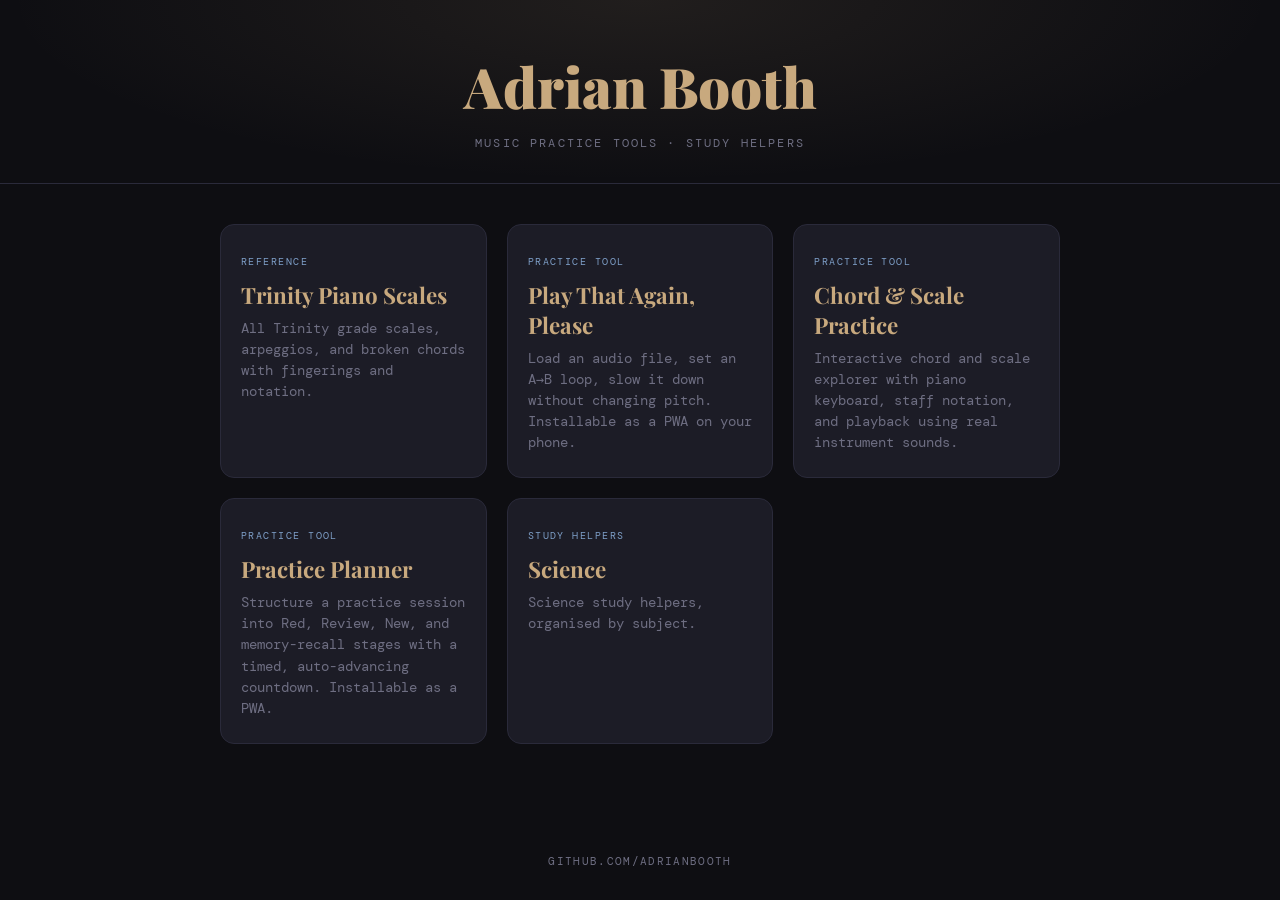
<file: index.html>
<!doctype html>
<html lang="en">
  <head>
    <meta charset="UTF-8" />
    <meta name="viewport" content="width=device-width, initial-scale=1.0" />
    <title>Adrian Booth</title>
    <link
      href="https://fonts.googleapis.com/css2?family=Playfair+Display:wght@400;700;900&family=DM+Mono:wght@300;400;500&display=swap"
      rel="stylesheet"
    />
    <style>
      :root {
        --bg: #0e0e12;
        --surface: #16161e;
        --card: #1c1c26;
        --border: #2a2a3a;
        --accent: #c8a97e;
        --accent2: #7e9fc8;
        --text: #e8e6e0;
        --muted: #6e6e82;
      }
      * {
        box-sizing: border-box;
        margin: 0;
        padding: 0;
      }
      body {
        background: var(--bg);
        color: var(--text);
        font-family: 'DM Mono', monospace;
        min-height: 100vh;
        display: flex;
        flex-direction: column;
      }
      header {
        text-align: center;
        padding: 3rem 1rem 2rem;
        border-bottom: 1px solid var(--border);
        background: radial-gradient(
          ellipse at 50% 0%,
          rgba(200, 169, 126, 0.1) 0%,
          transparent 70%
        );
      }
      h1 {
        font-family: 'Playfair Display', serif;
        font-size: clamp(2rem, 5vw, 3.5rem);
        font-weight: 900;
        color: var(--accent);
      }
      header p {
        margin-top: 0.75rem;
        color: var(--muted);
        font-size: 0.75rem;
        letter-spacing: 0.18em;
        text-transform: uppercase;
      }
      main {
        flex: 1;
        max-width: 880px;
        width: 100%;
        margin: 0 auto;
        padding: 2.5rem 1.25rem;
        display: grid;
        grid-template-columns: repeat(auto-fit, minmax(260px, 1fr));
        gap: 1.25rem;
        align-content: start;
      }
      a.card {
        display: block;
        background: var(--card);
        border: 1px solid var(--border);
        border-radius: 14px;
        padding: 1.5rem 1.25rem;
        color: var(--text);
        text-decoration: none;
        transition: transform 0.15s ease, border-color 0.15s ease, background 0.15s ease;
      }
      a.card:hover,
      a.card:focus-visible {
        transform: translateY(-2px);
        border-color: var(--accent);
        background: var(--surface);
        outline: none;
      }
      a.card h2 {
        font-family: 'Playfair Display', serif;
        font-size: 1.4rem;
        font-weight: 700;
        margin-bottom: 0.5rem;
        color: var(--accent);
      }
      a.card .tag {
        display: inline-block;
        margin-bottom: 0.75rem;
        font-size: 0.65rem;
        letter-spacing: 0.14em;
        text-transform: uppercase;
        color: var(--accent2);
      }
      a.card p {
        color: var(--muted);
        font-size: 0.85rem;
        line-height: 1.55;
      }
      footer {
        text-align: center;
        padding: 1.5rem 1rem 2rem;
        color: var(--muted);
        font-size: 0.7rem;
        letter-spacing: 0.12em;
        text-transform: uppercase;
      }
    </style>
  </head>
  <body>
    <!-- redeploy trigger: retry stuck Pages build -->
    <header>
      <h1>Adrian Booth</h1>
      <p>Music practice tools &middot; Study helpers</p>
    </header>
    <main>
      <a class="card" href="./scales/">
        <span class="tag">Reference</span>
        <h2>Trinity Piano Scales</h2>
        <p>All Trinity grade scales, arpeggios, and broken chords with fingerings and notation.</p>
      </a>
      <a class="card" href="./play-that-again-please/">
        <span class="tag">Practice tool</span>
        <h2>Play That Again, Please</h2>
        <p>Load an audio file, set an A→B loop, slow it down without changing pitch. Installable as a PWA on your phone.</p>
      </a>
      <a class="card" href="./chord-practice/">
        <span class="tag">Practice tool</span>
        <h2>Chord &amp; Scale Practice</h2>
        <p>Interactive chord and scale explorer with piano keyboard, staff notation, and playback using real instrument sounds.</p>
      </a>
      <a class="card" href="./practice-planner/">
        <span class="tag">Practice tool</span>
        <h2>Practice Planner</h2>
        <p>Structure a practice session into Red, Review, New, and memory-recall stages with a timed, auto-advancing countdown. Installable as a PWA.</p>
      </a>
      <a class="card" href="./science/">
        <span class="tag">Study helpers</span>
        <h2>Science</h2>
        <p>Science study helpers, organised by subject.</p>
      </a>
    </main>
    <footer>github.com/adrianbooth</footer>
  </body>
</html>
</file>
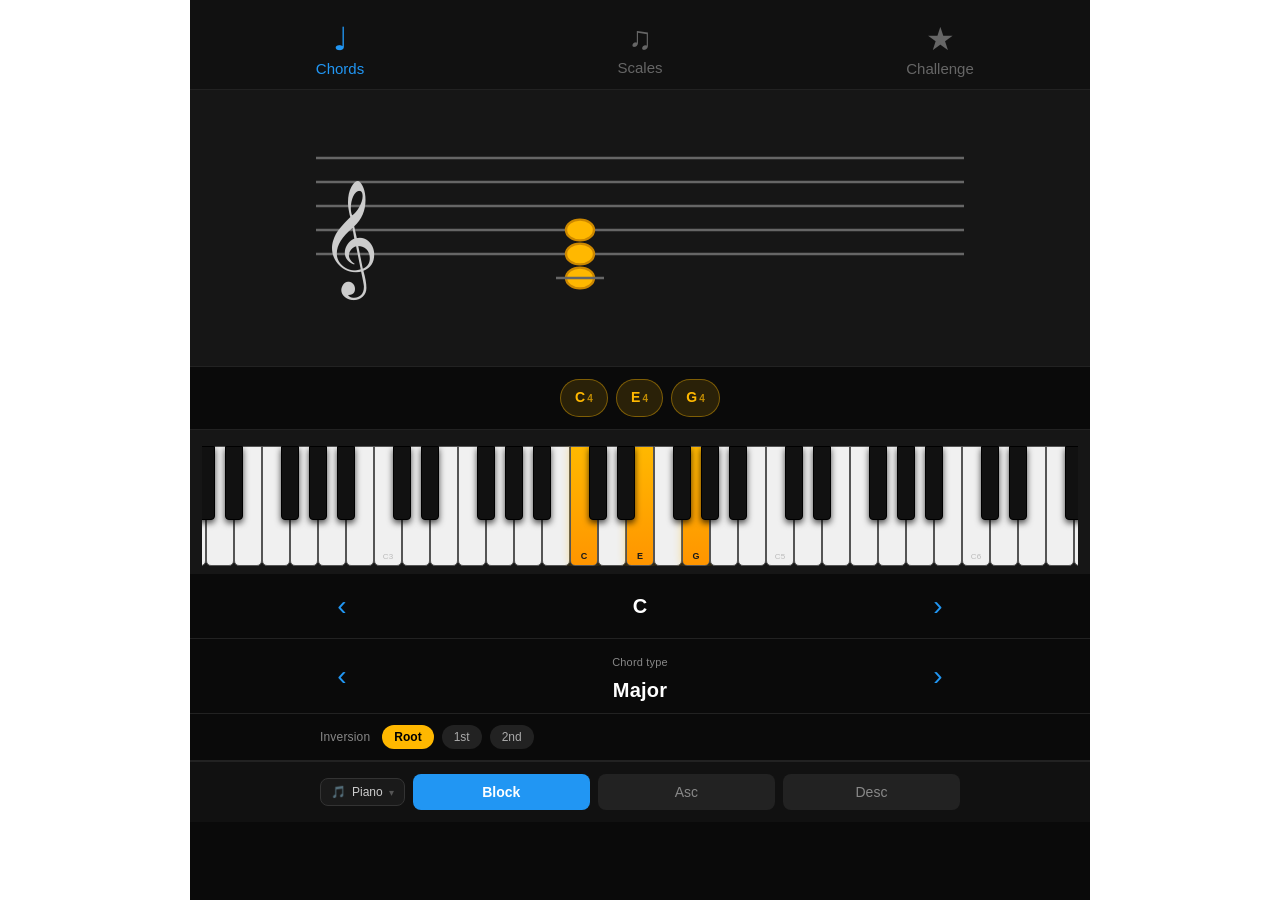
<file: chord-practice/index.html>
<!doctype html>
<html lang="en">
  <head>
    <meta charset="UTF-8" />
    <link rel="icon" type="image/svg+xml" href="/chord-practice/favicon.svg" />
    <meta name="viewport" content="width=device-width, initial-scale=1.0, viewport-fit=cover" />
    <meta name="theme-color" content="#863bff" />
    <meta name="apple-mobile-web-app-capable" content="yes" />
    <meta name="apple-mobile-web-app-status-bar-style" content="black-translucent" />
    <meta name="apple-mobile-web-app-title" content="Chords" />
    <link rel="apple-touch-icon" href="/chord-practice/pwa-192x192.png" />
    <title>Chord Practice</title>
    <script type="module" crossorigin src="/chord-practice/assets/index-B8lp5s0u.js"></script>
    <link rel="stylesheet" crossorigin href="/chord-practice/assets/index-B8DeFeof.css">
  <link rel="manifest" href="/chord-practice/manifest.webmanifest"><script id="vite-plugin-pwa:register-sw" src="/chord-practice/registerSW.js"></script></head>
  <body>
    <div id="root"></div>
  </body>
</html>
</file>
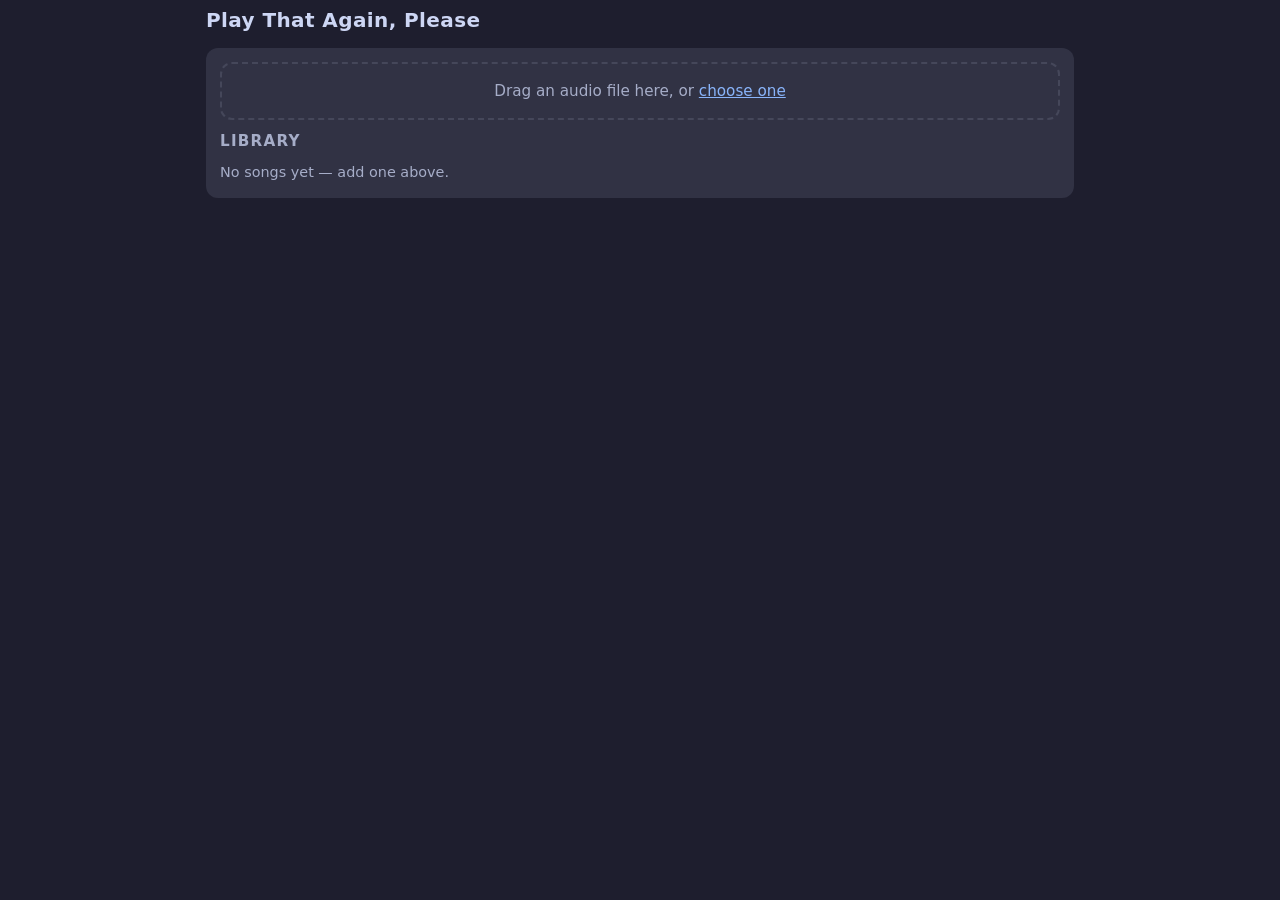
<file: play-that-again-please/index.html>
<!doctype html>
<html lang="en">
  <head>
    <meta charset="UTF-8" />
    <link rel="icon" type="image/svg+xml" href="./icon.svg" />
    <link rel="icon" type="image/png" sizes="64x64" href="./pwa-64x64.png" />
    <link rel="apple-touch-icon" href="./apple-touch-icon-180x180.png" />
    <link rel="mask-icon" href="./icon.svg" color="#1e1e2e" />
    <meta name="viewport" content="width=device-width, initial-scale=1, viewport-fit=cover" />
    <meta name="description" content="Slow down, loop, and learn from any audio file. A music-practice PWA: load a track, set an A→B loop, and reduce the tempo without changing pitch." />
    <meta name="theme-color" content="#1e1e2e" />
    <meta name="apple-mobile-web-app-capable" content="yes" />
    <meta name="apple-mobile-web-app-status-bar-style" content="black-translucent" />
    <meta name="apple-mobile-web-app-title" content="Play That Again" />
    <meta name="mobile-web-app-capable" content="yes" />
    <title>Play That Again, Please</title>
    <script type="module" crossorigin src="./assets/index-B-7o0_2p.js"></script>
    <link rel="stylesheet" crossorigin href="./assets/index-CQAJpCki.css">
  <link rel="manifest" href="./manifest.webmanifest"></head>
  <body>
    <div id="root"></div>
  </body>
</html>
</file>
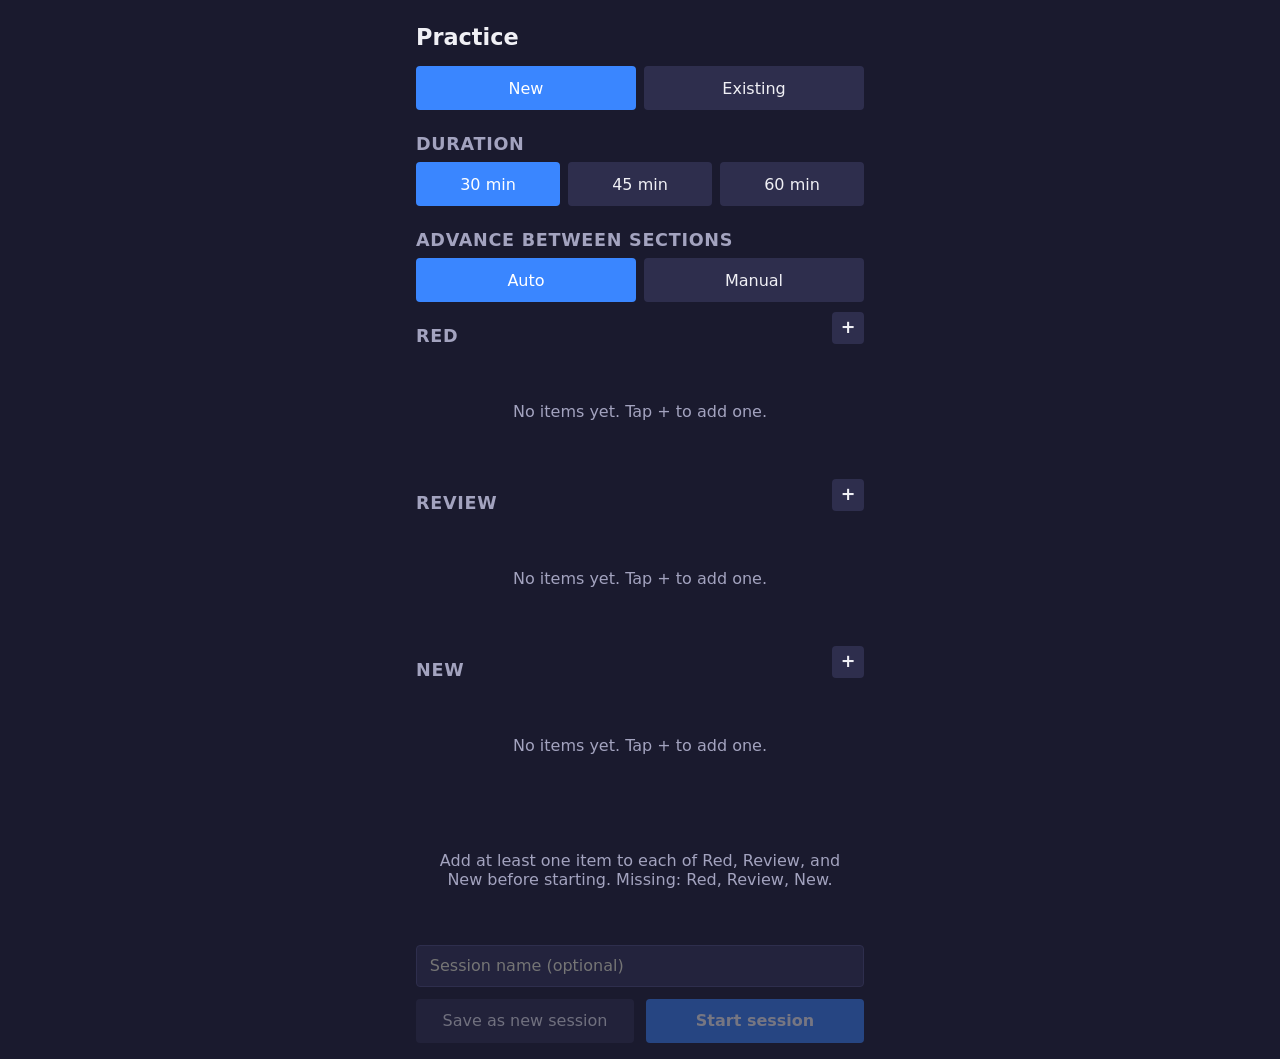
<file: practice-planner/index.html>
<!doctype html>
<html lang="en">
  <head>
    <meta charset="UTF-8" />
    <meta name="viewport" content="width=device-width, initial-scale=1, viewport-fit=cover" />
    <meta name="theme-color" content="#1a1a2e" />
    <link rel="manifest" href="manifest.webmanifest" />
    <link rel="icon" href="icons/icon.svg" type="image/svg+xml" />
    <link rel="apple-touch-icon" href="icons/icon-192.png" />
    <title>Practice Planner</title>
    <script type="module" crossorigin src="./assets/index-Bmfcqitk.js"></script>
    <link rel="stylesheet" crossorigin href="./assets/index-C0I6dEe-.css">
  </head>
  <body>
    <div id="app"></div>
  </body>
</html>
</file>
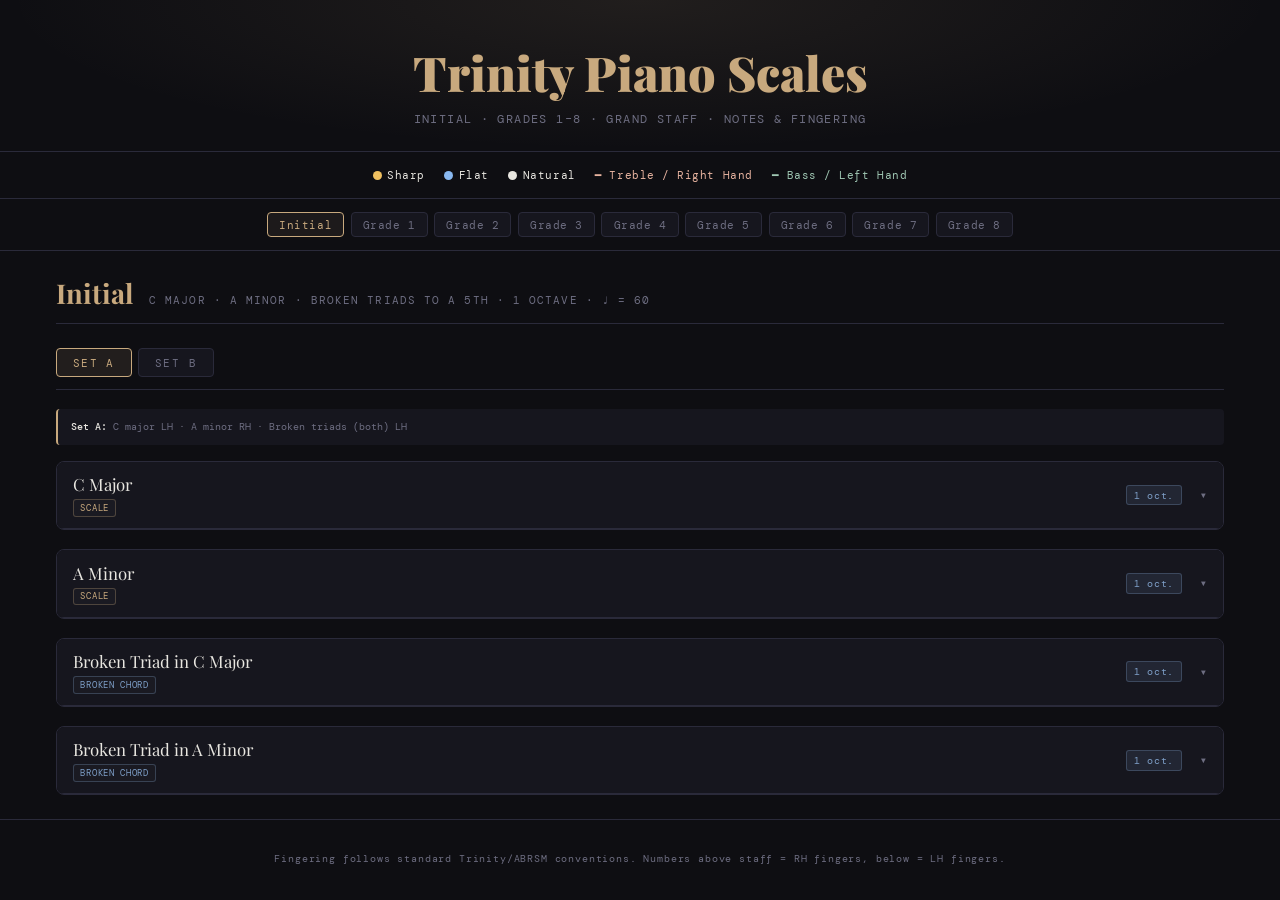
<file: scales/index.html>
<!DOCTYPE html>

<html lang="en">
<head>
<meta charset="UTF-8">
<meta name="viewport" content="width=device-width, initial-scale=1.0">
<title>Trinity Piano Scales</title>
<link href="https://fonts.googleapis.com/css2?family=Playfair+Display:wght@400;700;900&family=DM+Mono:wght@300;400;500&display=swap" rel="stylesheet">
<style>
  :root {
    --bg: #0e0e12;
    --surface: #16161e;
    --card: #1c1c26;
    --border: #2a2a3a;
    --accent: #c8a97e;
    --accent2: #7e9fc8;
    --rh-col: #e8b4a0;
    --lh-col: #a0c8b4;
    --text: #e8e6e0;
    --muted: #6e6e82;
    --sharp-col: #f0c060;
    --flat-col: #88b8f0;
    --natural-col: #d0d0c8;
    --staff-line: #4a4a60;
    --notehead: #e8e6e0;
    --notehead-sharp: #f0c060;
    --notehead-flat: #88b8f0;
  }
  * { box-sizing: border-box; margin: 0; padding: 0; }
  body { background: var(--bg); color: var(--text); font-family: 'DM Mono', monospace; min-height: 100vh; }

header {
text-align: center; padding: 2.5rem 1rem 1.5rem;
border-bottom: 1px solid var(--border);
background: radial-gradient(ellipse at 50% 0%, rgba(200,169,126,0.10) 0%, transparent 70%);
}
h1 { font-family: 'Playfair Display', serif; font-size: clamp(1.8rem,4vw,3rem); font-weight: 900; color: var(--accent); }
header p { margin-top: 0.5rem; color: var(--muted); font-size: 0.72rem; letter-spacing: 0.12em; text-transform: uppercase; }

.legend {
display: flex; gap: 1.2rem; justify-content: center; flex-wrap: wrap;
padding: 1rem; border-bottom: 1px solid var(--border); font-size: 0.68rem; letter-spacing: 0.05em;
}
.legend-item { display: flex; align-items: center; gap: 0.35rem; }
.dot { width: 9px; height: 9px; border-radius: 50%; }

nav {
display: flex; gap: 0.4rem; padding: 0.8rem 1rem; overflow-x: auto;
border-bottom: 1px solid var(--border); scrollbar-width: none; justify-content: center; flex-wrap: wrap;
}
nav button {
background: var(--surface); border: 1px solid var(--border); color: var(--muted);
padding: 0.3rem 0.7rem; border-radius: 4px; font-family: 'DM Mono', monospace;
font-size: 0.68rem; cursor: pointer; white-space: nowrap; transition: all 0.15s; letter-spacing: 0.05em;
}
nav button:hover, nav button.active { border-color: var(--accent); color: var(--accent); background: rgba(200,169,126,0.08); }

main { padding: 1.5rem 1rem; max-width: 1200px; margin: 0 auto; }
.grade-section { display: none; }
.grade-section.active { display: block; }

.grade-header { display: flex; align-items: baseline; gap: 1rem; margin-bottom: 1.5rem; padding-bottom: 0.75rem; border-bottom: 1px solid var(--border); }
.grade-title { font-family: 'Playfair Display', serif; font-size: 1.7rem; color: var(--accent); font-weight: 700; }
.grade-subtitle { color: var(--muted); font-size: 0.68rem; letter-spacing: 0.1em; text-transform: uppercase; }

.scales-grid { display: grid; gap: 1.2rem; }
@media(min-width:700px) { .scales-grid { grid-template-columns: 1fr; } }

.scale-card { background: var(--card); border: 1px solid var(--border); border-radius: 8px; overflow: hidden; }
.scale-card-header {
display: flex; align-items: center; justify-content: space-between;
padding: 0.7rem 1rem; background: var(--surface); border-bottom: 1px solid var(--border);
cursor: pointer; user-select: none;
}
.scale-name { font-family: 'Playfair Display', serif; font-size: 1.05rem; color: var(--text); }
.scale-type { font-size: 0.62rem; color: var(--muted); letter-spacing: 0.1em; text-transform: uppercase; margin-top: 0.1rem; }
.octave-badge { font-size: 0.6rem; padding: 0.18rem 0.45rem; border-radius: 3px; background: rgba(126,159,200,0.12); color: var(--accent2); border: 1px solid rgba(126,159,200,0.28); letter-spacing: 0.07em; }
.toggle-icon { color: var(--muted); font-size: 0.75rem; transition: transform 0.2s; margin-left: 0.6rem; }
.scale-card.open .toggle-icon { transform: rotate(180deg); }
.scale-body { display: none; padding: 1rem; }
.scale-card.open .scale-body { display: block; }

/* Finger row */
.hand-label { font-size: 0.62rem; letter-spacing: 0.15em; text-transform: uppercase; margin-bottom: 0.4rem; }
.hand-label.rh { color: var(--rh-col); }
.hand-label.lh { color: var(--lh-col); }

/* Staff wrapper */
.staff-section { margin-bottom: 1.2rem; overflow-x: auto; padding-bottom: 0.3rem; }
.staff-section::-webkit-scrollbar { height: 4px; }
.staff-section::-webkit-scrollbar-track { background: var(--surface); }
.staff-section::-webkit-scrollbar-thumb { background: var(--border); border-radius: 2px; }

.info-note {
font-size: 0.65rem; color: var(--accent2); margin-top: 0.6rem; line-height: 1.5;
border-left: 2px solid var(--accent2); padding-left: 0.5rem;
}

footer { text-align: center; padding: 2rem 1rem; border-top: 1px solid var(--border); color: var(--muted); font-size: 0.65rem; letter-spacing: 0.08em; }

/* Set A / Set B tabs */
.set-tabs { display: flex; gap: 0.4rem; margin-bottom: 1.2rem; padding-bottom: 0.75rem; border-bottom: 1px solid var(--border); }
.set-tabs button {
  background: var(--surface); border: 1px solid var(--border); color: var(--muted);
  padding: 0.4rem 1rem; border-radius: 4px; font-family: 'DM Mono', monospace;
  font-size: 0.7rem; cursor: pointer; letter-spacing: 0.12em; transition: all 0.15s;
  text-transform: uppercase;
}
.set-tabs button.active { border-color: var(--accent); color: var(--accent); background: rgba(200,169,126,0.1); }
.set-panel { display: none; }
.set-panel.active { display: block; }

.set-summary {
  font-size: 0.65rem; color: var(--muted); margin-bottom: 1rem; line-height: 1.6;
  padding: 0.6rem 0.8rem; background: var(--surface); border-radius: 4px; border-left: 2px solid var(--accent);
}
.set-summary b { color: var(--text); font-weight: 500; }

/* Category + hand badges on each card header */
.badges { display: flex; gap: 0.35rem; align-items: center; flex-wrap: wrap; margin-top: 0.25rem; }
.badge {
  font-size: 0.55rem; padding: 0.12rem 0.4rem; border-radius: 3px; letter-spacing: 0.08em;
  text-transform: uppercase; border: 1px solid var(--border); color: var(--muted);
  background: rgba(255,255,255,0.02); font-family: 'DM Mono', monospace;
}
.badge.cat-scale { color: var(--accent); border-color: rgba(200,169,126,0.3); }
.badge.cat-broken-chord, .badge.cat-arpeggio, .badge.cat-dom7, .badge.cat-dim7 { color: var(--accent2); border-color: rgba(126,159,200,0.3); }
.badge.cat-thirds { color: var(--rh-col); border-color: rgba(232,180,160,0.3); }
.badge.cat-contrary, .badge.cat-chromatic { color: var(--lh-col); border-color: rgba(160,200,180,0.3); }
.badge.hands-together { color: #c8a0d0; border-color: rgba(200,160,208,0.35); background: rgba(200,160,208,0.05); }
.badge.hands-contrary { color: #e0b080; border-color: rgba(224,176,128,0.35); background: rgba(224,176,128,0.05); }
.badge.hands-separate { color: var(--muted); }

/* Minor-mode variants (harmonic / melodic / natural) stacked inside one card */
.variant-section { margin-bottom: 1.3rem; padding-bottom: 1rem; border-bottom: 1px dashed var(--border); }
.variant-section:last-of-type { border-bottom: none; margin-bottom: 0.3rem; padding-bottom: 0.2rem; }
.variant-label { font-size: 0.65rem; color: var(--accent); letter-spacing: 0.15em; text-transform: uppercase; margin-bottom: 0.6rem; font-weight: 500; }

.required-hand-note {
  font-size: 0.68rem; color: var(--text); margin-bottom: 1rem; line-height: 1.5;
  padding: 0.55rem 0.8rem; background: rgba(200,169,126,0.08); border-radius: 4px;
  border-left: 2px solid var(--accent);
}
.required-hand-note b { color: var(--accent); font-weight: 600; }
</style>

</head>
<body>

<header>
  <h1>Trinity Piano Scales</h1>
  <p>Initial · Grades 1–8 · Grand Staff · Notes & Fingering</p>
</header>

<div class="legend">
  <div class="legend-item"><div class="dot" style="background:var(--notehead-sharp)"></div> Sharp</div>
  <div class="legend-item"><div class="dot" style="background:var(--notehead-flat)"></div> Flat</div>
  <div class="legend-item"><div class="dot" style="background:var(--notehead)"></div> Natural</div>
  <div class="legend-item" style="color:var(--rh-col)">━ Treble / Right Hand</div>
  <div class="legend-item" style="color:var(--lh-col)">━ Bass / Left Hand</div>
</div>

<nav id="gradeNav"></nav>
<main id="main"></main>

<footer>Fingering follows standard Trinity/ABRSM conventions. Numbers above staff = RH fingers, below = LH fingers.</footer>

<script>
// ─── NOTATION HELPERS ──────────────────────────────────────────────────────
// Each note on the staff is stored as {l, a, o, f}:
//   l — natural letter A–G
//   a — accidental: '', '♯', '♭', '𝄪'
//   o — octave number (scientific pitch notation, middle C = C4)
//   f — fingering number 1–5 (1 = thumb, rendered as a ★)
// Optional l2/a2/o2 on a note adds a parallel voice in the same column (used
// for scales in 3rds at Grade 6+).

const LETTER_RANK = {C:0, D:1, E:2, F:3, G:4, A:5, B:6};

function n(l,a,o,f){return{l,a,o,f};}

function parsePitch(s) {
  const l = s[0];
  const ch = s[1] || '';
  let a = '';
  if (ch === 'b') a = '♭';
  else if (ch === '#') a = '♯';
  else if (ch === 'x') a = '𝄪';
  return {l, a};
}

// Ascending sequence — octave bumps up when the letter wraps B→C.
function seq(letters, startOct, fingering) {
  const out = []; let oct = startOct, prev = null;
  letters.forEach((lt, i) => {
    const {l, a} = parsePitch(lt);
    const rank = LETTER_RANK[l];
    if (prev !== null && rank < prev) oct++;
    out.push(n(l, a, oct, fingering[i])); prev = rank;
  });
  return out;
}

// Descending sequence — octave drops when the letter jumps up.
function descSeq(letters, startOct, fingering) {
  const out = []; let oct = startOct, prev = null;
  letters.forEach((lt, i) => {
    const {l, a} = parsePitch(lt);
    const rank = LETTER_RANK[l];
    if (prev !== null && rank > prev) oct--;
    out.push(n(l, a, oct, fingering[i])); prev = rank;
  });
  return out;
}

function scaleLetters(oneOct, octaves) {
  const out = [];
  for (let i = 0; i < octaves; i++) out.push(...oneOct);
  out.push(oneOct[0]);
  return out;
}

// Combine two single-line scales into a parallel-voice line (for "in 3rds" scales).
// If the upper voice is shorter than the lower (e.g. lower is round-trip
// via scl(), upper is asc-only via seq()), auto-mirror the upper to match.
function pairVoices(lower, upper, fingering) {
  if (upper.length < lower.length) {
    const mirrored = [...upper].reverse().slice(1);
    upper = [...upper, ...mirrored];
  }
  return lower.map((lo, i) => ({
    l: lo.l, a: lo.a, o: lo.o,
    l2: upper[i].l, a2: upper[i].a, o2: upper[i].o,
    f: fingering ? fingering[i] : lo.f
  }));
}

// ─── SCALE PITCH TABLE ────────────────────────────────────────────────────
// 7 ascending pitches per scale, starting on the tonic.
// Suffixes: -n = natural minor, -h = harmonic minor, -m = melodic minor (asc.)
const SP = {
  'C':['C','D','E','F','G','A','B'],          'G':['G','A','B','C','D','E','F#'],
  'D':['D','E','F#','G','A','B','C#'],        'A':['A','B','C#','D','E','F#','G#'],
  'E':['E','F#','G#','A','B','C#','D#'],      'B':['B','C#','D#','E','F#','G#','A#'],
  'F#':['F#','G#','A#','B','C#','D#','E#'],
  'F':['F','G','A','Bb','C','D','E'],         'Bb':['Bb','C','D','Eb','F','G','A'],
  'Eb':['Eb','F','G','Ab','Bb','C','D'],      'Ab':['Ab','Bb','C','Db','Eb','F','G'],
  'Db':['Db','Eb','F','Gb','Ab','Bb','C'],
  'Am-n':['A','B','C','D','E','F','G'],       'Dm-n':['D','E','F','G','A','Bb','C'],
  'Em-n':['E','F#','G','A','B','C','D'],      'Bm-n':['B','C#','D','E','F#','G','A'],
  'Gm-n':['G','A','Bb','C','D','Eb','F'],     'Cm-n':['C','D','Eb','F','G','Ab','Bb'],
  'F#m-n':['F#','G#','A','B','C#','D','E'],   'Fm-n':['F','G','Ab','Bb','C','Db','Eb'],
  'C#m-n':['C#','D#','E','F#','G#','A','B'],  'G#m-n':['G#','A#','B','C#','D#','E','F#'],
  'Bbm-n':['Bb','C','Db','Eb','F','Gb','Ab'], 'Ebm-n':['Eb','F','Gb','Ab','Bb','Cb','Db'],
  'Am-h':['A','B','C','D','E','F','G#'],      'Dm-h':['D','E','F','G','A','Bb','C#'],
  'Em-h':['E','F#','G','A','B','C','D#'],     'Bm-h':['B','C#','D','E','F#','G','A#'],
  'Gm-h':['G','A','Bb','C','D','Eb','F#'],    'Cm-h':['C','D','Eb','F','G','Ab','B'],
  'F#m-h':['F#','G#','A','B','C#','D','E#'],  'Fm-h':['F','G','Ab','Bb','C','Db','E'],
  'C#m-h':['C#','D#','E','F#','G#','A','B#'], 'G#m-h':['G#','A#','B','C#','D#','E','Fx'],
  'Bbm-h':['Bb','C','Db','Eb','F','Gb','A'],  'Ebm-h':['Eb','F','Gb','Ab','Bb','Cb','D'],
  'Am-m':['A','B','C','D','E','F#','G#'],     'Dm-m':['D','E','F','G','A','B','C#'],
  'Em-m':['E','F#','G','A','B','C#','D#'],    'Bm-m':['B','C#','D','E','F#','G#','A#'],
  'Gm-m':['G','A','Bb','C','D','E','F#'],     'Cm-m':['C','D','Eb','F','G','A','B'],
  'F#m-m':['F#','G#','A','B','C#','D#','E#'], 'Fm-m':['F','G','Ab','Bb','C','D','E'],
  'C#m-m':['C#','D#','E','F#','G#','A#','B#'],'G#m-m':['G#','A#','B','C#','D#','E#','Fx'],
  'Bbm-m':['Bb','C','Db','Eb','F','G','A'],   'Ebm-m':['Eb','F','Gb','Ab','Bb','C','D'],
};

// Major triads (1, 3, 5) and minor triads (1, ♭3, 5)
const AP = {
  'C':['C','E','G'],   'G':['G','B','D'],   'D':['D','F#','A'],  'A':['A','C#','E'],
  'E':['E','G#','B'],  'B':['B','D#','F#'], 'F#':['F#','A#','C#'],
  'F':['F','A','C'],   'Bb':['Bb','D','F'], 'Eb':['Eb','G','Bb'],
  'Ab':['Ab','C','Eb'],'Db':['Db','F','Ab'],
  'Am':['A','C','E'],  'Dm':['D','F','A'],  'Em':['E','G','B'],  'Gm':['G','Bb','D'],
  'Cm':['C','Eb','G'], 'Fm':['F','Ab','C'], 'Bm':['B','D','F#'], 'F#m':['F#','A','C#'],
  'C#m':['C#','E','G#'],'G#m':['G#','B','D#'], 'Bbm':['Bb','Db','F'], 'Ebm':['Eb','Gb','Bb'],
};

// Dominant 7th — keyed by the MAJOR key whose V7 it is.
const DOM7 = {
  'Bb':['F','A','C','Eb'], 'D':['A','C#','E','G'], 'E':['B','D#','F#','A'],
  'Ab':['Eb','G','Bb','Db'],'B':['F#','A#','C#','E'], 'F#':['C#','E#','G#','B'],
};

// Diminished 7th — practical enharmonic spellings.
const DIM7 = {
  'B':['B','D','F','Ab'], 'D':['D','F','Ab','B'], 'Bb':['Bb','Db','E','G'],
  'Ab':['Ab','B','D','F'],'E':['E','G','Bb','Db'],'F#':['F#','A','C','Eb'],
  'Eb':['Eb','Gb','A','C'],
};

// ─── PATTERN BUILDERS ─────────────────────────────────────────────────────

// Build an ascending-then-descending line from the given ascending letters.
// The top note is shared (not duplicated). If descLetters/descFingering are
// omitted, the ascending ones are reversed.
function ascDesc(ascLetters, startOct, ascFingering, descLetters, descFingering) {
  const asc = seq(ascLetters, startOct, ascFingering);
  const dLetters = descLetters || [...ascLetters].reverse().slice(1);
  const dFingering = descFingering || ascFingering.slice(0, -1).reverse();
  const topOct = asc[asc.length - 1].o;
  const topLetter = ascLetters[ascLetters.length - 1];
  // If the first descending letter has a higher rank than the top (e.g. top
  // C → descending B), B lives in the octave *below* the top.
  const firstDescRank = LETTER_RANK[dLetters[0][0]];
  const topRank = LETTER_RANK[topLetter[0]];
  const descStartOct = firstDescRank > topRank ? topOct - 1 : topOct;
  const desc = descSeq(dLetters, descStartOct, dFingering);
  return [...asc, ...desc];
}

// Build a descending-then-ascending line (used for contrary-motion LH and
// descending chromatic round-trips). Starts at startOct, descends, then
// comes back up to the original pitch.
function descAsc(descLetters, startOct, descFingering, ascLetters, ascFingering) {
  const desc = descSeq(descLetters, startOct, descFingering);
  const aLetters = ascLetters || [...descLetters].reverse().slice(1);
  const aFingering = ascFingering || descFingering.slice(0, -1).reverse();
  const bottomOct = desc[desc.length - 1].o;
  const bottomLetter = descLetters[descLetters.length - 1];
  // If the first ascending letter has a lower rank than the bottom (e.g.
  // bottom B → ascending C), that C is in the octave *above* the bottom.
  const firstAscRank = LETTER_RANK[aLetters[0][0]];
  const bottomRank = LETTER_RANK[bottomLetter[0]];
  const ascStartOct = firstAscRank < bottomRank ? bottomOct + 1 : bottomOct;
  const asc = seq(aLetters, ascStartOct, aFingering);
  return [...desc, ...asc];
}

// N-octave ascending-then-descending scale. Melodic minors (keys ending in
// "m-m") descend as natural minor by convention — any explicit descModeKey
// overrides this.
function scl(modeKey, octaves, startOct, fingering, descModeKey) {
  const ascLetters = scaleLetters(SP[modeKey], octaves);
  const effectiveDescKey = descModeKey
    || (modeKey.endsWith('m-m') ? modeKey.slice(0, -1) + 'n' : modeKey);
  if (effectiveDescKey !== modeKey && SP[effectiveDescKey]) {
    const descLetters = [...scaleLetters(SP[effectiveDescKey], octaves)].reverse().slice(1);
    return ascDesc(ascLetters, startOct, fingering, descLetters);
  }
  return ascDesc(ascLetters, startOct, fingering);
}

function arp(triadKey, octaves, startOct, fingering) {
  const t = AP[triadKey]; const letters = [];
  for (let i = 0; i < octaves; i++) letters.push(...t);
  letters.push(t[0]);
  return ascDesc(letters, startOct, fingering);
}

function brokenTo5(triadKey, startOct, fingering) {
  const t = AP[triadKey];
  const up = seq([t[0], t[1], t[2]], startOct, fingering.slice(0, 3));
  const down = [
    n(up[1].l, up[1].a, up[1].o, fingering[3]),
    n(up[0].l, up[0].a, up[0].o, fingering[4]),
  ];
  return [...up, ...down];
}

function broken1Oct(triadKey, startOct, fingering) {
  const t = AP[triadKey];
  const up = seq([t[0], t[1], t[2], t[0]], startOct, fingering.slice(0,4));
  const down = [
    n(up[2].l, up[2].a, up[2].o, fingering[4]),
    n(up[1].l, up[1].a, up[1].o, fingering[5]),
    n(up[0].l, up[0].a, up[0].o, fingering[6]),
  ];
  return [...up, ...down];
}

function dom7(keyName, octaves, startOct, fingering) {
  const c = DOM7[keyName]; const letters = [];
  for (let i = 0; i < octaves; i++) letters.push(...c);
  letters.push(c[0]);
  return ascDesc(letters, startOct, fingering);
}

function dim7(rootName, octaves, startOct, fingering) {
  const c = DIM7[rootName]; const letters = [];
  for (let i = 0; i < octaves; i++) letters.push(...c);
  letters.push(c[0]);
  return ascDesc(letters, startOct, fingering);
}

const PC = {C:0,'C#':1,Db:1,D:2,'D#':3,Eb:3,E:4,Fb:4,F:5,'E#':5,'F#':6,Gb:6,G:7,'G#':8,Ab:8,A:9,'A#':10,Bb:10,B:11,Cb:11,'B#':0};

const SHARPS = ['C','C#','D','D#','E','F','F#','G','G#','A','A#','B'];
const FLATS  = ['C','Db','D','Eb','E','F','Gb','G','Ab','A','Bb','B'];

// Ascending chromatic that rounds back to start: sharps on the way up,
// flats on the way back down.
function chromAsc(startLetter, octaves, startOct, fingering) {
  const startPC = PC[startLetter];
  const N = 12 * octaves;
  const ascLetters = [startLetter];
  for (let step = 1; step <= N; step++) {
    const pc = (startPC + step) % 12;
    ascLetters.push(step === N ? startLetter : SHARPS[pc]);
  }
  const descLetters = [];
  for (let step = 1; step <= N; step++) {
    const pc = ((startPC - step) % 12 + 12) % 12;
    descLetters.push(step === N ? startLetter : FLATS[pc]);
  }
  return ascDesc(ascLetters, startOct, fingering, descLetters);
}

// Descending chromatic that rounds back to start: flats on the way down,
// sharps on the way back up.
function chromDesc(startLetter, octaves, startOct, fingering) {
  const startPC = PC[startLetter];
  const N = 12 * octaves;
  const descLetters = [startLetter];
  for (let step = 1; step <= N; step++) {
    const pc = ((startPC - step) % 12 + 12) % 12;
    descLetters.push(step === N ? startLetter : FLATS[pc]);
  }
  const ascLetters = [];
  for (let step = 1; step <= N; step++) {
    const pc = (startPC + step) % 12;
    ascLetters.push(step === N ? startLetter : SHARPS[pc]);
  }
  return descAsc(descLetters, startOct, fingering, ascLetters);
}

// ─── FINGERING PRESETS ────────────────────────────────────────────────────
// Indicative fingerings — verify exact patterns with Trinity Piano Scales
// & Arpeggios book for exam preparation.
const F = {
  rh1:    [1,2,3,1,2,3,4,5],                    // RH white-key 1 oct asc
  lh1:    [5,4,3,2,1,3,2,1],                    // LH white-key 1 oct asc
  rh2:    [1,2,3,1,2,3,4,1,2,3,1,2,3,4,5],      // RH white-key 2 oct asc
  lh2:    [5,4,3,2,1,3,2,1,4,3,2,1,3,2,1],      // LH white-key 2 oct asc
  fRh1:   [1,2,3,4,1,2,3,4],                    // F major RH 1 oct
  fRh2:   [1,2,3,4,1,2,3,4,1,2,3,4,1,2,3],      // F major RH 2 oct
  bbRh2:  [4,1,2,3,1,2,3,4,1,2,3,1,2,3,4],      // B♭ major RH 2 oct
  bbLh2:  [3,2,1,4,3,2,1,3,2,1,4,3,2,1,3],      // B♭ major LH 2 oct
  ebRh2:  [3,1,2,3,1,2,3,4,1,2,3,1,2,3,4],      // E♭ major RH 2 oct
  ebLh2:  [3,2,1,4,3,2,1,3,2,1,4,3,2,1,3],      // E♭ major LH 2 oct
  abRh2:  [3,1,2,3,1,2,3,4,1,2,3,1,2,3,4],      // A♭ major RH 2 oct
  abLh2:  [3,2,1,4,3,2,1,3,2,1,4,3,2,1,3],      // A♭ major LH 2 oct
  dbRh2:  [2,3,1,2,3,4,1,2,3,1,2,3,4,1,2],      // D♭ major RH 2 oct
  dbLh2:  [3,2,1,4,3,2,1,3,2,1,4,3,2,1,3],      // D♭ major LH 2 oct
  fsRh2:  [2,3,4,1,2,3,1,2,3,4,1,2,3,1,2],      // F# major RH 2 oct
  fsLh2:  [4,3,2,1,3,2,1,4,3,2,1,3,2,1,2],      // F# major LH 2 oct
  chrom1: [1,3,1,2,3,1,3,1,3,1,2,3,1],
  chrom2: [1,3,1,2,3,1,3,1,3,1,2,3,1,3,1,2,3,1,3,1,3,1,2,3,1],
  arp2Rh: [1,2,3,1,2,3,5],
  arp2Lh: [5,3,2,1,3,2,1],
  broken1:[1,2,3,5,3,2,1],
  brokenTo5Rh:[1,3,5,3,1],
  brokenTo5Lh:[5,3,1,3,5],
};

// Helper to build a descending scale (reverse letters of ascending)
function revScale(modeKey, octaves, topOct, fingering) {
  const asc = scaleLetters(SP[modeKey], octaves);
  const rev = [...asc].reverse();
  return descSeq(rev, topOct, fingering);
}

// ─── GRADES DATA (Trinity Piano Syllabus from 2023) ──────────────────────

const GRADES = [
  // ─── INITIAL ────────────────────────────────────────────────────────────
  {
    grade:'Initial',
    desc:'C major · A minor · broken triads to a 5th · 1 octave · ♩ = 60',
    sets: {
      A: {
        label:'Set A',
        summary:'<b>Set A:</b> C major LH · A minor RH · Broken triads (both) LH',
        items:[
          { name:'C Major', category:'scale', hands:'lh', octaves:1,
            lh: scl('C', 1, 3, F.lh1) },
          { name:'A Minor', category:'scale', hands:'rh', octaves:1,
            variants: [
              { label:'Harmonic', rh: scl('Am-h', 1, 4, F.rh1) },
              { label:'Melodic (ascending)', rh: scl('Am-m', 1, 4, F.rh1) },
              { label:'Natural', rh: scl('Am-n', 1, 4, F.rh1) },
            ],
            note:'Candidate choice: harmonic, melodic, or natural minor. Melodic descends as natural minor.' },
          { name:'Broken Triad in C Major', category:'broken-chord', hands:'lh', octaves:1,
            lh: brokenTo5('C', 3, F.brokenTo5Lh),
            note:'Played to a 5th.' },
          { name:'Broken Triad in A Minor', category:'broken-chord', hands:'lh', octaves:1,
            lh: brokenTo5('Am', 3, F.brokenTo5Lh),
            note:'Played to a 5th.' },
        ]
      },
      B: {
        label:'Set B',
        summary:'<b>Set B:</b> C major RH · A minor LH · Broken triads (both) RH',
        items:[
          { name:'C Major', category:'scale', hands:'rh', octaves:1,
            rh: scl('C', 1, 4, F.rh1) },
          { name:'A Minor', category:'scale', hands:'lh', octaves:1,
            variants: [
              { label:'Harmonic', lh: scl('Am-h', 1, 3, F.lh1) },
              { label:'Melodic (ascending)', lh: scl('Am-m', 1, 3, F.lh1) },
              { label:'Natural', lh: scl('Am-n', 1, 3, F.lh1) },
            ],
            note:'Candidate choice: harmonic, melodic, or natural minor.' },
          { name:'Broken Triad in C Major', category:'broken-chord', hands:'rh', octaves:1,
            rh: brokenTo5('C', 4, F.brokenTo5Rh),
            note:'Played to a 5th.' },
          { name:'Broken Triad in A Minor', category:'broken-chord', hands:'rh', octaves:1,
            rh: brokenTo5('Am', 4, F.brokenTo5Rh),
            note:'Played to a 5th.' },
        ]
      }
    }
  },
  // ─── GRADE 1 ────────────────────────────────────────────────────────────
  {
    grade:'Grade 1',
    desc:'F/G major · E/D minor · 1 octave · broken chords · chromatic contrary motion · ♩ = 70 · broken chords ♩. = 50',
    sets: {
      A: {
        label:'Set A',
        summary:'<b>Set A:</b> F major RH · E minor LH · Chromatic contrary on D (HT) · G major broken chord LH · D minor broken chord RH',
        items:[
          { name:'F Major', category:'scale', hands:'rh', octaves:1,
            rh: scl('F', 1, 4, F.fRh1) },
          { name:'E Minor', category:'scale', hands:'lh', octaves:1,
            variants: [
              { label:'Harmonic', lh: scl('Em-h', 1, 3, F.lh1) },
              { label:'Melodic (ascending)', lh: scl('Em-m', 1, 3, F.lh1) },
              { label:'Natural', lh: scl('Em-n', 1, 3, F.lh1) },
            ],
            note:'Candidate choice: harmonic, melodic, or natural minor.' },
          { name:'Chromatic Scale — Contrary Motion from D', category:'chromatic', hands:'contrary', octaves:1,
            rh: chromAsc('D', 1, 4, F.chrom1),
            lh: chromDesc('D', 1, 4, F.chrom1),
            note:'Hands together, diverging. RH ascends D4→D5; LH descends D4→D3.' },
          { name:'G Major Broken Chord', category:'broken-chord', hands:'lh', octaves:1,
            lh: broken1Oct('G', 2, F.broken1) },
          { name:'D Minor Broken Chord', category:'broken-chord', hands:'rh', octaves:1,
            rh: broken1Oct('Dm', 4, F.broken1) },
        ]
      },
      B: {
        label:'Set B',
        summary:'<b>Set B:</b> G major LH · D minor RH · C major contrary motion (HT) · F major broken chord RH · E minor broken chord LH',
        items:[
          { name:'G Major', category:'scale', hands:'lh', octaves:1,
            lh: scl('G', 1, 2, F.lh1) },
          { name:'D Minor', category:'scale', hands:'rh', octaves:1,
            variants: [
              { label:'Harmonic', rh: scl('Dm-h', 1, 4, F.rh1) },
              { label:'Melodic (ascending)', rh: scl('Dm-m', 1, 4, F.rh1) },
              { label:'Natural', rh: scl('Dm-n', 1, 4, F.rh1) },
            ],
            note:'Candidate choice: harmonic, melodic, or natural minor.' },
          { name:'C Major — Contrary Motion', category:'contrary', hands:'contrary', octaves:1,
            rh: scl('C', 1, 4, F.rh1),
            lh: descAsc(['C','B','A','G','F','E','D','C'], 4, [1,2,3,1,2,3,4,5]),
            note:'Hands together, diverging from middle C.' },
          { name:'F Major Broken Chord', category:'broken-chord', hands:'rh', octaves:1,
            rh: broken1Oct('F', 4, F.broken1) },
          { name:'E Minor Broken Chord', category:'broken-chord', hands:'lh', octaves:1,
            lh: broken1Oct('Em', 3, F.broken1) },
        ]
      }
    }
  },
  // ─── GRADE 2 ────────────────────────────────────────────────────────────
  {
    grade:'Grade 2',
    desc:'B♭/D major · B/G minor · 2 octaves · C major contrary / B♭ chromatic · 2-oct arpeggios · ♩ = 80 · arpeggios ♩ = 60',
    sets: {
      A: {
        label:'Set A',
        summary:'<b>Set A:</b> B♭ major & B minor HT · C major contrary motion HT · D major arpeggio RH · G minor arpeggio LH',
        items:[
          { name:'B♭ Major', category:'scale', hands:'together', octaves:2,
            rh: scl('Bb', 2, 4, F.bbRh2),
            lh: scl('Bb', 2, 2, F.bbLh2) },
          { name:'B Minor', category:'scale', hands:'together', octaves:2,
            variants: [
              { label:'Harmonic', rh: scl('Bm-h', 2, 4, F.rh2), lh: scl('Bm-h', 2, 2, F.lh2) },
              { label:'Melodic (ascending)', rh: scl('Bm-m', 2, 4, F.rh2), lh: scl('Bm-m', 2, 2, F.lh2) },
            ],
            note:'Candidate choice: harmonic or melodic minor. Melodic descends as natural minor.' },
          { name:'C Major — Contrary Motion', category:'contrary', hands:'contrary', octaves:2,
            rh: scl('C', 2, 4, F.rh2),
            lh: descAsc(['C','B','A','G','F','E','D','C','B','A','G','F','E','D','C'], 4, [1,2,3,1,2,3,4,1,2,3,1,2,3,4,5]),
            note:'Hands together, diverging from middle C. Two octaves.' },
          { name:'D Major Arpeggio', category:'arpeggio', hands:'rh', octaves:2,
            rh: arp('D', 2, 4, F.arp2Rh) },
          { name:'G Minor Arpeggio', category:'arpeggio', hands:'lh', octaves:2,
            lh: arp('Gm', 2, 2, F.arp2Lh) },
        ]
      },
      B: {
        label:'Set B',
        summary:'<b>Set B:</b> D major & G minor HT · Chromatic similar motion from B♭ HT · B♭ major arpeggio LH · B minor arpeggio RH',
        items:[
          { name:'D Major', category:'scale', hands:'together', octaves:2,
            rh: scl('D', 2, 4, F.rh2),
            lh: scl('D', 2, 3, F.lh2) },
          { name:'G Minor', category:'scale', hands:'together', octaves:2,
            variants: [
              { label:'Harmonic', rh: scl('Gm-h', 2, 4, F.rh2), lh: scl('Gm-h', 2, 2, F.lh2) },
              { label:'Melodic (ascending)', rh: scl('Gm-m', 2, 4, F.rh2), lh: scl('Gm-m', 2, 2, F.lh2) },
            ],
            note:'Candidate choice: harmonic or melodic minor. Melodic descends as natural minor.' },
          { name:'Chromatic Scale — Similar Motion from B♭', category:'chromatic', hands:'together', octaves:2,
            rh: chromAsc('Bb', 2, 4, F.chrom2),
            lh: chromAsc('Bb', 2, 2, F.chrom2) },
          { name:'B♭ Major Arpeggio', category:'arpeggio', hands:'lh', octaves:2,
            lh: arp('Bb', 2, 2, F.arp2Lh) },
          { name:'B Minor Arpeggio', category:'arpeggio', hands:'rh', octaves:2,
            rh: arp('Bm', 2, 3, F.arp2Rh) },
        ]
      }
    }
  },
  // ─── GRADE 3 ────────────────────────────────────────────────────────────
  {
    grade:'Grade 3',
    desc:'E♭/A major · C/F♯ minor · 2 octaves · chromatic F♯ / E♭ contrary · A/F♯m/E♭/Cm arpeggios · ♩ = 90 · arpeggios ♩ = 70',
    sets: {
      A: {
        label:'Set A',
        summary:'<b>Set A:</b> E♭ major & C minor HT · Chromatic similar motion from F♯ HT · A major arpeggio RH · F♯ minor arpeggio LH',
        items:[
          { name:'E♭ Major', category:'scale', hands:'together', octaves:2,
            rh: scl('Eb', 2, 4, F.ebRh2),
            lh: scl('Eb', 2, 3, F.ebLh2) },
          { name:'C Minor', category:'scale', hands:'together', octaves:2,
            variants: [
              { label:'Harmonic', rh: scl('Cm-h', 2, 4, F.rh2), lh: scl('Cm-h', 2, 3, F.lh2) },
              { label:'Melodic (ascending)', rh: scl('Cm-m', 2, 4, F.rh2), lh: scl('Cm-m', 2, 3, F.lh2) },
            ],
            note:'Candidate choice: harmonic or melodic minor. Melodic descends as natural minor.' },
          { name:'Chromatic Scale — Similar Motion from F♯', category:'chromatic', hands:'together', octaves:2,
            rh: chromAsc('F#', 2, 4, F.chrom2),
            lh: chromAsc('F#', 2, 2, F.chrom2) },
          { name:'A Major Arpeggio', category:'arpeggio', hands:'rh', octaves:2,
            rh: arp('A', 2, 4, F.arp2Rh) },
          { name:'F♯ Minor Arpeggio', category:'arpeggio', hands:'lh', octaves:2,
            lh: arp('F#m', 2, 2, F.arp2Lh) },
        ]
      },
      B: {
        label:'Set B',
        summary:'<b>Set B:</b> A major & F♯ minor HT · E♭ major contrary motion HT · E♭ major arpeggio LH · C minor arpeggio RH',
        items:[
          { name:'A Major', category:'scale', hands:'together', octaves:2,
            rh: scl('A', 2, 4, F.rh2),
            lh: scl('A', 2, 2, F.lh2) },
          { name:'F♯ Minor', category:'scale', hands:'together', octaves:2,
            variants: [
              { label:'Harmonic', rh: scl('F#m-h', 2, 4, [2,3,4,1,2,3,1,2,3,4,1,2,3,1,2]), lh: scl('F#m-h', 2, 2, [4,3,2,1,3,2,1,4,3,2,1,3,2,1,2]) },
              { label:'Melodic (ascending)', rh: scl('F#m-m', 2, 4, [2,3,4,1,2,3,1,2,3,4,1,2,3,1,2]), lh: scl('F#m-m', 2, 2, [4,3,2,1,3,2,1,4,3,2,1,3,2,1,2]) },
            ],
            note:'Candidate choice: harmonic or melodic minor. Melodic descends as natural minor.' },
          { name:'E♭ Major — Contrary Motion', category:'contrary', hands:'contrary', octaves:2,
            rh: scl('Eb', 2, 4, F.ebRh2),
            lh: descAsc(['Eb','D','C','Bb','Ab','G','F','Eb','D','C','Bb','Ab','G','F','Eb'], 4, [3,1,2,3,1,2,3,4,1,2,3,1,2,3,4]),
            note:'Hands together, diverging from E♭4. Two octaves.' },
          { name:'E♭ Major Arpeggio', category:'arpeggio', hands:'lh', octaves:2,
            lh: arp('Eb', 2, 3, F.arp2Lh) },
          { name:'C Minor Arpeggio', category:'arpeggio', hands:'rh', octaves:2,
            rh: arp('Cm', 2, 4, F.arp2Rh) },
        ]
      }
    }
  },
  // ─── GRADE 4 ────────────────────────────────────────────────────────────
  {
    grade:'Grade 4',
    desc:'E/A♭ major · F/C♯ minor · 2-oct chromatics (B, A♭ contrary) · 2-oct arpeggios · ♩ = 100 · arpeggios ♩ = 80',
    sets: {
      A: {
        label:'Set A',
        summary:'<b>Set A:</b> E major & F minor HT · Chromatic from B HT · Chromatic contrary from A♭ HT (1 oct) · A♭ major arpeggio RH · F minor arpeggio LH',
        items:[
          { name:'E Major', category:'scale', hands:'together', octaves:2,
            rh: scl('E', 2, 4, F.rh2),
            lh: scl('E', 2, 2, F.lh2) },
          { name:'F Minor', category:'scale', hands:'together', octaves:2,
            variants: [
              { label:'Harmonic', rh: scl('Fm-h', 2, 4, F.fRh2), lh: scl('Fm-h', 2, 2, F.lh2) },
              { label:'Melodic (ascending)', rh: scl('Fm-m', 2, 4, F.fRh2), lh: scl('Fm-m', 2, 2, F.lh2) },
            ],
            note:'Candidate choice: harmonic or melodic minor. Melodic descends as natural minor.' },
          { name:'Chromatic Scale — Similar Motion from B', category:'chromatic', hands:'together', octaves:2,
            rh: chromAsc('B', 2, 4, F.chrom2),
            lh: chromAsc('B', 2, 2, F.chrom2) },
          { name:'Chromatic Scale — Contrary Motion from A♭', category:'chromatic', hands:'contrary', octaves:1,
            rh: chromAsc('Ab', 1, 4, F.chrom1),
            lh: chromDesc('Ab', 1, 4, F.chrom1),
            note:'Hands together, diverging from A♭4. One octave.' },
          { name:'A♭ Major Arpeggio', category:'arpeggio', hands:'rh', octaves:2,
            rh: arp('Ab', 2, 4, F.arp2Rh) },
          { name:'F Minor Arpeggio', category:'arpeggio', hands:'lh', octaves:2,
            lh: arp('Fm', 2, 2, F.arp2Lh) },
        ]
      },
      B: {
        label:'Set B',
        summary:'<b>Set B:</b> A♭ major & C♯ minor HT · E major contrary motion HT · Chromatic similar from B HT · E major arpeggio RH · C♯ minor arpeggio LH',
        items:[
          { name:'A♭ Major', category:'scale', hands:'together', octaves:2,
            rh: scl('Ab', 2, 4, F.abRh2),
            lh: scl('Ab', 2, 3, F.abLh2) },
          { name:'C♯ Minor', category:'scale', hands:'together', octaves:2,
            variants: [
              { label:'Harmonic', rh: scl('C#m-h', 2, 4, [2,3,1,2,3,4,1,2,3,1,2,3,4,1,2]), lh: scl('C#m-h', 2, 3, [3,2,1,4,3,2,1,3,2,1,4,3,2,1,2]) },
              { label:'Melodic (ascending)', rh: scl('C#m-m', 2, 4, [2,3,1,2,3,4,1,2,3,1,2,3,4,1,2]), lh: scl('C#m-m', 2, 3, [3,2,1,4,3,2,1,3,2,1,4,3,2,1,2]) },
            ],
            note:'Candidate choice: harmonic or melodic minor. Melodic descends as natural minor.' },
          { name:'E Major — Contrary Motion', category:'contrary', hands:'contrary', octaves:2,
            rh: scl('E', 2, 4, F.rh2),
            lh: descAsc(['E','D#','C#','B','A','G#','F#','E','D#','C#','B','A','G#','F#','E'], 4, [1,2,3,1,2,3,4,1,2,3,1,2,3,4,5]),
            note:'Hands together, diverging from E4. Two octaves.' },
          { name:'Chromatic Scale — Similar Motion from B', category:'chromatic', hands:'together', octaves:2,
            rh: chromAsc('B', 2, 4, F.chrom2),
            lh: chromAsc('B', 2, 2, F.chrom2) },
          { name:'E Major Arpeggio', category:'arpeggio', hands:'rh', octaves:2,
            rh: arp('E', 2, 4, F.arp2Rh) },
          { name:'C♯ Minor Arpeggio', category:'arpeggio', hands:'lh', octaves:2,
            lh: arp('C#m', 2, 3, F.arp2Lh) },
        ]
      }
    }
  },
  // ─── GRADE 5 ────────────────────────────────────────────────────────────
  {
    grade:'Grade 5',
    desc:'D♭/B major · G♯/B♭ minor · G harmonic contrary · chromatic contrary at minor 3rd · dim 7ths · ♩ = 110 · arpeggios ♩ = 90',
    sets: {
      A: {
        label:'Set A',
        summary:'<b>Set A:</b> D♭ major & G♯ minor HT · G harmonic minor contrary motion HT · Chromatic contrary (LH C / RH E) HT · B major, B♭ minor arpeggios HT · Dim 7th starting on B HT',
        items:[
          { name:'D♭ Major', category:'scale', hands:'together', octaves:2,
            rh: scl('Db', 2, 4, F.dbRh2),
            lh: scl('Db', 2, 3, F.dbLh2) },
          { name:'G♯ Minor', category:'scale', hands:'together', octaves:2,
            variants: [
              { label:'Harmonic', rh: scl('G#m-h', 2, 4, [3,4,1,2,3,1,2,3,4,1,2,3,1,2,3]), lh: scl('G#m-h', 2, 2, [4,3,2,1,3,2,1,4,3,2,1,3,2,1,2]) },
              { label:'Melodic (ascending)', rh: scl('G#m-m', 2, 4, [3,4,1,2,3,1,2,3,4,1,2,3,1,2,3]), lh: scl('G#m-m', 2, 2, [4,3,2,1,3,2,1,4,3,2,1,3,2,1,2]) },
            ],
            note:'Candidate choice: harmonic or melodic minor. Melodic descends as natural minor.' },
          { name:'G Harmonic Minor — Contrary Motion', category:'contrary', hands:'contrary', octaves:2,
            rh: scl('Gm-h', 2, 4, F.rh2),
            lh: descAsc(['G','F#','Eb','D','C','Bb','A','G','F#','Eb','D','C','Bb','A','G'], 4, [1,2,3,1,2,3,4,1,2,3,1,2,3,4,5]),
            note:'Hands together, diverging from G4. Two octaves.' },
          { name:'Chromatic Scale — Contrary Motion, LH on C / RH on E', category:'chromatic', hands:'contrary', octaves:2,
            rh: chromAsc('E', 2, 4, F.chrom2),
            lh: chromDesc('C', 2, 4, F.chrom2),
            note:'Hands start a minor 6th apart and diverge. RH ascends from E4; LH descends from C4.' },
          { name:'B Major Arpeggio', category:'arpeggio', hands:'together', octaves:2,
            rh: arp('B', 2, 3, F.arp2Rh),
            lh: arp('B', 2, 2, F.arp2Lh) },
          { name:'B♭ Minor Arpeggio', category:'arpeggio', hands:'together', octaves:2,
            rh: arp('Bbm', 2, 3, F.arp2Rh),
            lh: arp('Bbm', 2, 2, F.arp2Lh) },
          { name:'Diminished 7th starting on B', category:'dim7', hands:'together', octaves:2,
            rh: dim7('B', 2, 3, [1,2,3,4,1,2,3,4,5]),
            lh: dim7('B', 2, 2, [5,4,3,2,1,4,3,2,1]) },
        ]
      },
      B: {
        label:'Set B',
        summary:'<b>Set B:</b> B major & B♭ minor HT · Chromatic similar from D♭ HT · Chromatic contrary (LH C / RH E) HT · D♭ major, G♯ minor arpeggios HT · Dim 7th starting on B HT',
        items:[
          { name:'B Major', category:'scale', hands:'together', octaves:2,
            rh: scl('B', 2, 4, F.rh2),
            lh: scl('B', 2, 2, F.lh2) },
          { name:'B♭ Minor', category:'scale', hands:'together', octaves:2,
            variants: [
              { label:'Harmonic', rh: scl('Bbm-h', 2, 4, F.bbRh2), lh: scl('Bbm-h', 2, 2, F.bbLh2) },
              { label:'Melodic (ascending)', rh: scl('Bbm-m', 2, 4, F.bbRh2), lh: scl('Bbm-m', 2, 2, F.bbLh2) },
            ],
            note:'Candidate choice: harmonic or melodic minor. Melodic descends as natural minor.' },
          { name:'Chromatic Scale — Similar Motion from D♭', category:'chromatic', hands:'together', octaves:2,
            rh: chromAsc('Db', 2, 4, F.chrom2),
            lh: chromAsc('Db', 2, 2, F.chrom2) },
          { name:'Chromatic Scale — Contrary Motion, LH on C / RH on E', category:'chromatic', hands:'contrary', octaves:2,
            rh: chromAsc('E', 2, 4, F.chrom2),
            lh: chromDesc('C', 2, 4, F.chrom2),
            note:'Hands start a minor 6th apart and diverge.' },
          { name:'D♭ Major Arpeggio', category:'arpeggio', hands:'together', octaves:2,
            rh: arp('Db', 2, 4, F.arp2Rh),
            lh: arp('Db', 2, 3, F.arp2Lh) },
          { name:'G♯ Minor Arpeggio', category:'arpeggio', hands:'together', octaves:2,
            rh: arp('G#m', 2, 3, F.arp2Rh),
            lh: arp('G#m', 2, 2, F.arp2Lh) },
          { name:'Diminished 7th starting on B', category:'dim7', hands:'together', octaves:2,
            rh: dim7('B', 2, 3, [1,2,3,4,1,2,3,4,5]),
            lh: dim7('B', 2, 2, [5,4,3,2,1,4,3,2,1]) },
        ]
      }
    }
  },
  // ─── GRADE 6 ────────────────────────────────────────────────────────────
  {
    grade:'Grade 6',
    desc:'B♭/D major · B♭ harmonic / D or B♭ melodic minor · chromatics · C major scale in 3rds · dim/dom 7ths · 4 octaves · ♩ = 120 · 3rds ♩ = 60 · arpeggios ♩ = 100',
    sets: {
      A: {
        label:'Set A',
        summary:'<b>Set A:</b> B♭ major · B♭ harmonic minor · D melodic minor · Chromatic similar on D · Chromatic contrary on E♭ (2 oct) · C major in 3rds RH · D major, B♭ minor arpeggios · Dim 7th on D · Dom 7th in B♭. All HT, 4 octaves unless noted.',
        items:[
          { name:'B♭ Major', category:'scale', hands:'together', octaves:4,
            rh: scl('Bb', 2, 4, F.bbRh2),
            lh: scl('Bb', 2, 2, F.bbLh2),
            note:'4 octaves required — pattern shown over 2.' },
          { name:'B♭ Harmonic Minor', category:'scale', hands:'together', octaves:4,
            rh: scl('Bbm-h', 2, 4, F.bbRh2),
            lh: scl('Bbm-h', 2, 2, F.bbLh2),
            note:'4 octaves required — pattern shown over 2.' },
          { name:'D Melodic Minor', category:'scale', hands:'together', octaves:4,
            rh: scl('Dm-m', 2, 4, F.rh2),
            lh: scl('Dm-m', 2, 3, F.lh2),
            note:'Ascending shown (raised 6 & 7). Descend as natural minor. 4 octaves required.' },
          { name:'Chromatic Scale — Similar Motion from D', category:'chromatic', hands:'together', octaves:4,
            rh: chromAsc('D', 2, 4, F.chrom2),
            lh: chromAsc('D', 2, 3, F.chrom2),
            note:'4 octaves required — pattern shown over 2.' },
          { name:'Chromatic Scale — Contrary Motion from E♭', category:'chromatic', hands:'contrary', octaves:2,
            rh: chromAsc('Eb', 2, 4, F.chrom2),
            lh: chromDesc('Eb', 2, 4, F.chrom2),
            note:'Hands diverge from E♭4. Two octaves.' },
          { name:'C Major Scale in 3rds', category:'thirds', hands:'rh', octaves:1,
            rh: pairVoices(
              scl('C', 1, 4, [1,2,3,1,2,3,4,5]),
              seq(['E','F','G','A','B','C','D','E'], 4, [3,1,2,3,1,2,3,4])
            ),
            note:'RH only. Lower voice starts on tonic; upper voice a 3rd above. One octave.' },
          { name:'D Major Arpeggio', category:'arpeggio', hands:'together', octaves:4,
            rh: arp('D', 2, 4, F.arp2Rh),
            lh: arp('D', 2, 3, F.arp2Lh),
            note:'4 octaves required — pattern shown over 2.' },
          { name:'B♭ Minor Arpeggio', category:'arpeggio', hands:'together', octaves:4,
            rh: arp('Bbm', 2, 3, F.arp2Rh),
            lh: arp('Bbm', 2, 2, F.arp2Lh),
            note:'4 octaves required — pattern shown over 2.' },
          { name:'Diminished 7th starting on D', category:'dim7', hands:'together', octaves:4,
            rh: dim7('D', 2, 4, [1,2,3,4,1,2,3,4,5]),
            lh: dim7('D', 2, 3, [5,4,3,2,1,4,3,2,1]),
            note:'4 octaves required — pattern shown over 2.' },
          { name:'Dominant 7th in the key of B♭', category:'dom7', hands:'together', octaves:4,
            rh: dom7('Bb', 2, 4, [1,2,3,4,1,2,3,4,5]),
            lh: dom7('Bb', 2, 3, [5,4,3,2,1,4,3,2,1]),
            note:'V7 of B♭ = F7 (F–A–C–E♭). 4 octaves required — pattern shown over 2.' },
        ]
      },
      B: {
        label:'Set B',
        summary:'<b>Set B:</b> D major · B♭ harmonic minor · B♭ melodic minor · Chromatic similar on D · Chromatic contrary on E♭ (2 oct) · C major in 3rds LH · B♭ major, D minor arpeggios · Dim 7th on B♭ · Dom 7th in D. All HT, 4 octaves unless noted.',
        items:[
          { name:'D Major', category:'scale', hands:'together', octaves:4,
            rh: scl('D', 2, 4, F.rh2),
            lh: scl('D', 2, 3, F.lh2),
            note:'4 octaves required — pattern shown over 2.' },
          { name:'B♭ Harmonic Minor', category:'scale', hands:'together', octaves:4,
            rh: scl('Bbm-h', 2, 4, F.bbRh2),
            lh: scl('Bbm-h', 2, 2, F.bbLh2),
            note:'4 octaves required — pattern shown over 2.' },
          { name:'B♭ Melodic Minor', category:'scale', hands:'together', octaves:4,
            rh: scl('Bbm-m', 2, 4, F.bbRh2),
            lh: scl('Bbm-m', 2, 2, F.bbLh2),
            note:'Ascending shown (raised 6 & 7). Descend as natural minor. 4 octaves required.' },
          { name:'Chromatic Scale — Similar Motion from D', category:'chromatic', hands:'together', octaves:4,
            rh: chromAsc('D', 2, 4, F.chrom2),
            lh: chromAsc('D', 2, 3, F.chrom2),
            note:'4 octaves required — pattern shown over 2.' },
          { name:'Chromatic Scale — Contrary Motion from E♭', category:'chromatic', hands:'contrary', octaves:2,
            rh: chromAsc('Eb', 2, 4, F.chrom2),
            lh: chromDesc('Eb', 2, 4, F.chrom2),
            note:'Hands diverge from E♭4. Two octaves.' },
          { name:'C Major Scale in 3rds', category:'thirds', hands:'lh', octaves:1,
            lh: pairVoices(
              scl('C', 1, 3, [5,4,3,2,1,3,2,1]),
              seq(['E','F','G','A','B','C','D','E'], 3, [3,2,1,3,2,1,3,2])
            ),
            note:'LH only. Lower voice starts on tonic; upper voice a 3rd above. One octave.' },
          { name:'B♭ Major Arpeggio', category:'arpeggio', hands:'together', octaves:4,
            rh: arp('Bb', 2, 3, F.arp2Rh),
            lh: arp('Bb', 2, 2, F.arp2Lh),
            note:'4 octaves required — pattern shown over 2.' },
          { name:'D Minor Arpeggio', category:'arpeggio', hands:'together', octaves:4,
            rh: arp('Dm', 2, 4, F.arp2Rh),
            lh: arp('Dm', 2, 3, F.arp2Lh),
            note:'4 octaves required — pattern shown over 2.' },
          { name:'Diminished 7th starting on B♭', category:'dim7', hands:'together', octaves:4,
            rh: dim7('Bb', 2, 4, [1,2,3,4,1,2,3,4,5]),
            lh: dim7('Bb', 2, 3, [5,4,3,2,1,4,3,2,1]),
            note:'4 octaves required — pattern shown over 2.' },
          { name:'Dominant 7th in the key of D', category:'dom7', hands:'together', octaves:4,
            rh: dom7('D', 2, 4, [1,2,3,4,1,2,3,4,5]),
            lh: dom7('D', 2, 3, [5,4,3,2,1,4,3,2,1]),
            note:'V7 of D = A7 (A–C♯–E–G). 4 octaves required — pattern shown over 2.' },
        ]
      }
    }
  },
  // ─── GRADE 7 ────────────────────────────────────────────────────────────
  {
    grade:'Grade 7',
    desc:'E/A♭ major · E/G♯ harmonic & melodic minors · chromatic at minor 3rd · E major scale in 3rds · dim/dom 7ths · E contrary · 4 octaves · ♩ = 130 · 3rds ♩ = 70 · arpeggios ♩ = 110',
    sets: {
      A: {
        label:'Set A',
        summary:'<b>Set A:</b> E major · E harmonic minor · G♯ melodic minor · Chromatic similar at minor 3rd (LH C / RH E♭) · E major in 3rds LH · A♭ major, E minor arpeggios · Dim 7th on A♭ · Dom 7th in E · E major contrary (2 oct). All HT, 4 octaves unless noted.',
        items:[
          { name:'E Major', category:'scale', hands:'together', octaves:4,
            rh: scl('E', 2, 4, F.rh2),
            lh: scl('E', 2, 2, F.lh2),
            note:'4 octaves required — pattern shown over 2.' },
          { name:'E Harmonic Minor', category:'scale', hands:'together', octaves:4,
            rh: scl('Em-h', 2, 4, F.rh2),
            lh: scl('Em-h', 2, 2, F.lh2),
            note:'4 octaves required — pattern shown over 2.' },
          { name:'G♯ Melodic Minor', category:'scale', hands:'together', octaves:4,
            rh: scl('G#m-m', 2, 4, [3,4,1,2,3,1,2,3,4,1,2,3,1,2,3]),
            lh: scl('G#m-m', 2, 2, [4,3,2,1,3,2,1,4,3,2,1,3,2,1,2]),
            note:'Ascending shown (raised 6 & 7). Descend as natural minor. 4 octaves required.' },
          { name:'Chromatic Scale — Similar Motion at a Minor 3rd (LH on C / RH on E♭)', category:'chromatic', hands:'together', octaves:4,
            rh: chromAsc('Eb', 2, 4, F.chrom2),
            lh: chromAsc('C', 2, 3, F.chrom2),
            note:'Hands play in parallel a minor 3rd apart. 4 octaves required.' },
          { name:'E Major Scale in 3rds', category:'thirds', hands:'lh', octaves:2,
            lh: pairVoices(
              scl('E', 2, 3, [5,4,3,2,1,3,2,1,4,3,2,1,3,2,1]),
              seq(scaleLetters(['G#','A','B','C#','D#','E','F#'], 2), 3, [3,2,1,3,2,1,3,2,1,3,2,1,3,2,1])
            ),
            note:'LH only. Lower voice on tonic, upper a 3rd above. Two octaves.' },
          { name:'A♭ Major Arpeggio', category:'arpeggio', hands:'together', octaves:4,
            rh: arp('Ab', 2, 4, F.arp2Rh),
            lh: arp('Ab', 2, 3, F.arp2Lh),
            note:'4 octaves required — pattern shown over 2.' },
          { name:'E Minor Arpeggio', category:'arpeggio', hands:'together', octaves:4,
            rh: arp('Em', 2, 4, F.arp2Rh),
            lh: arp('Em', 2, 2, F.arp2Lh),
            note:'4 octaves required — pattern shown over 2.' },
          { name:'Diminished 7th starting on A♭', category:'dim7', hands:'together', octaves:4,
            rh: dim7('Ab', 2, 4, [1,2,3,4,1,2,3,4,5]),
            lh: dim7('Ab', 2, 3, [5,4,3,2,1,4,3,2,1]),
            note:'4 octaves required — pattern shown over 2.' },
          { name:'Dominant 7th in the key of E', category:'dom7', hands:'together', octaves:4,
            rh: dom7('E', 2, 4, [1,2,3,4,1,2,3,4,5]),
            lh: dom7('E', 2, 3, [5,4,3,2,1,4,3,2,1]),
            note:'V7 of E = B7 (B–D♯–F♯–A). 4 octaves required — pattern shown over 2.' },
          { name:'E Major — Contrary Motion', category:'contrary', hands:'contrary', octaves:2,
            rh: scl('E', 2, 4, F.rh2),
            lh: descAsc(['E','D#','C#','B','A','G#','F#','E','D#','C#','B','A','G#','F#','E'], 4, [1,2,3,1,2,3,4,1,2,3,1,2,3,4,5]),
            note:'Hands together, diverging from E4. Two octaves.' },
        ]
      },
      B: {
        label:'Set B',
        summary:'<b>Set B:</b> A♭ major · G♯ harmonic minor · E melodic minor · Chromatic similar at minor 3rd (LH C / RH E♭) · E major in 3rds RH · E major, G♯ minor arpeggios · Dim 7th on E · Dom 7th in A♭ · E major contrary (2 oct). All HT, 4 octaves unless noted.',
        items:[
          { name:'A♭ Major', category:'scale', hands:'together', octaves:4,
            rh: scl('Ab', 2, 4, F.abRh2),
            lh: scl('Ab', 2, 3, F.abLh2),
            note:'4 octaves required — pattern shown over 2.' },
          { name:'G♯ Harmonic Minor', category:'scale', hands:'together', octaves:4,
            rh: scl('G#m-h', 2, 4, [3,4,1,2,3,1,2,3,4,1,2,3,1,2,3]),
            lh: scl('G#m-h', 2, 2, [4,3,2,1,3,2,1,4,3,2,1,3,2,1,2]),
            note:'4 octaves required — pattern shown over 2.' },
          { name:'E Melodic Minor', category:'scale', hands:'together', octaves:4,
            rh: scl('Em-m', 2, 4, F.rh2),
            lh: scl('Em-m', 2, 2, F.lh2),
            note:'Ascending shown (raised 6 & 7). Descend as natural minor. 4 octaves required.' },
          { name:'Chromatic Scale — Similar Motion at a Minor 3rd (LH on C / RH on E♭)', category:'chromatic', hands:'together', octaves:4,
            rh: chromAsc('Eb', 2, 4, F.chrom2),
            lh: chromAsc('C', 2, 3, F.chrom2),
            note:'Hands play in parallel a minor 3rd apart. 4 octaves required.' },
          { name:'E Major Scale in 3rds', category:'thirds', hands:'rh', octaves:2,
            rh: pairVoices(
              scl('E', 2, 4, [1,2,3,1,2,3,4,1,2,3,1,2,3,4,5]),
              seq(scaleLetters(['G#','A','B','C#','D#','E','F#'], 2), 4, [3,1,2,3,1,2,3,3,1,2,3,1,2,3,1])
            ),
            note:'RH only. Lower voice on tonic, upper a 3rd above. Two octaves.' },
          { name:'E Major Arpeggio', category:'arpeggio', hands:'together', octaves:4,
            rh: arp('E', 2, 4, F.arp2Rh),
            lh: arp('E', 2, 2, F.arp2Lh),
            note:'4 octaves required — pattern shown over 2.' },
          { name:'G♯ Minor Arpeggio', category:'arpeggio', hands:'together', octaves:4,
            rh: arp('G#m', 2, 3, F.arp2Rh),
            lh: arp('G#m', 2, 2, F.arp2Lh),
            note:'4 octaves required — pattern shown over 2.' },
          { name:'Diminished 7th starting on E', category:'dim7', hands:'together', octaves:4,
            rh: dim7('E', 2, 4, [1,2,3,4,1,2,3,4,5]),
            lh: dim7('E', 2, 3, [5,4,3,2,1,4,3,2,1]),
            note:'4 octaves required — pattern shown over 2.' },
          { name:'Dominant 7th in the key of A♭', category:'dom7', hands:'together', octaves:4,
            rh: dom7('Ab', 2, 4, [1,2,3,4,1,2,3,4,5]),
            lh: dom7('Ab', 2, 3, [5,4,3,2,1,4,3,2,1]),
            note:'V7 of A♭ = E♭7 (E♭–G–B♭–D♭). 4 octaves required — pattern shown over 2.' },
          { name:'E Major — Contrary Motion', category:'contrary', hands:'contrary', octaves:2,
            rh: scl('E', 2, 4, F.rh2),
            lh: descAsc(['E','D#','C#','B','A','G#','F#','E','D#','C#','B','A','G#','F#','E'], 4, [1,2,3,1,2,3,4,1,2,3,1,2,3,4,5]),
            note:'Hands together, diverging from E4. Two octaves.' },
        ]
      }
    }
  },
  // ─── GRADE 8 ────────────────────────────────────────────────────────────
  {
    grade:'Grade 8',
    desc:'F♯/E♭ major · B/F♯ harmonic · E♭/B melodic · B major / C harmonic minor in 3rds · dim/dom 7ths · E♭ or F♯ minor contrary · 4 octaves · ♩ = 140 · 3rds ♩ = 80 · arpeggios ♩ = 120',
    sets: {
      A: {
        label:'Set A',
        summary:'<b>Set A:</b> F♯ major · B harmonic minor · E♭ melodic minor · Chromatic similar from F♯ · B major in 3rds RH · C harmonic minor in 3rds LH · B major, E♭ minor arpeggios · Dim 7th on F♯ · Dom 7th in B · E♭ major contrary (2 oct). All HT, 4 octaves unless noted.',
        items:[
          { name:'F♯ Major', category:'scale', hands:'together', octaves:4,
            rh: scl('F#', 2, 4, F.fsRh2),
            lh: scl('F#', 2, 2, F.fsLh2),
            note:'4 octaves required — pattern shown over 2.' },
          { name:'B Harmonic Minor', category:'scale', hands:'together', octaves:4,
            rh: scl('Bm-h', 2, 4, F.rh2),
            lh: scl('Bm-h', 2, 2, F.lh2),
            note:'4 octaves required — pattern shown over 2.' },
          { name:'E♭ Melodic Minor', category:'scale', hands:'together', octaves:4,
            rh: scl('Ebm-m', 2, 4, F.ebRh2),
            lh: scl('Ebm-m', 2, 2, F.ebLh2),
            note:'Ascending shown. Descend as natural minor. 4 octaves required.' },
          { name:'Chromatic Scale — Similar Motion from F♯', category:'chromatic', hands:'together', octaves:4,
            rh: chromAsc('F#', 2, 4, F.chrom2),
            lh: chromAsc('F#', 2, 2, F.chrom2),
            note:'4 octaves required — pattern shown over 2.' },
          { name:'B Major Scale in 3rds', category:'thirds', hands:'rh', octaves:2,
            rh: pairVoices(
              scl('B', 2, 4, [1,2,3,1,2,3,4,1,2,3,1,2,3,4,5]),
              seq(scaleLetters(['D#','E','F#','G#','A#','B','C#'], 2), 4, [3,1,2,3,1,2,3,3,1,2,3,1,2,3,1])
            ),
            note:'RH only. Two octaves.' },
          { name:'C Harmonic Minor Scale in 3rds', category:'thirds', hands:'lh', octaves:2,
            lh: pairVoices(
              scl('Cm-h', 2, 3, [5,4,3,2,1,3,2,1,4,3,2,1,3,2,1]),
              seq(scaleLetters(['Eb','F','G','Ab','B','C','D'], 2), 3, [3,2,1,3,2,1,3,2,1,3,2,1,3,2,1])
            ),
            note:'LH only. Two octaves.' },
          { name:'B Major Arpeggio', category:'arpeggio', hands:'together', octaves:4,
            rh: arp('B', 2, 3, F.arp2Rh),
            lh: arp('B', 2, 2, F.arp2Lh),
            note:'4 octaves required — pattern shown over 2.' },
          { name:'E♭ Minor Arpeggio', category:'arpeggio', hands:'together', octaves:4,
            rh: arp('Ebm', 2, 4, F.arp2Rh),
            lh: arp('Ebm', 2, 3, F.arp2Lh),
            note:'4 octaves required — pattern shown over 2.' },
          { name:'Diminished 7th starting on F♯', category:'dim7', hands:'together', octaves:4,
            rh: dim7('F#', 2, 4, [1,2,3,4,1,2,3,4,5]),
            lh: dim7('F#', 2, 3, [5,4,3,2,1,4,3,2,1]),
            note:'4 octaves required — pattern shown over 2.' },
          { name:'Dominant 7th in the key of B', category:'dom7', hands:'together', octaves:4,
            rh: dom7('B', 2, 4, [1,2,3,4,1,2,3,4,5]),
            lh: dom7('B', 2, 3, [5,4,3,2,1,4,3,2,1]),
            note:'V7 of B = F♯7 (F♯–A♯–C♯–E). 4 octaves required — pattern shown over 2.' },
          { name:'E♭ Major — Contrary Motion', category:'contrary', hands:'contrary', octaves:2,
            rh: scl('Eb', 2, 4, F.ebRh2),
            lh: descAsc(['Eb','D','C','Bb','Ab','G','F','Eb','D','C','Bb','Ab','G','F','Eb'], 4, [3,1,2,3,1,2,3,4,1,2,3,1,2,3,4]),
            note:'Hands together, diverging from E♭4. Two octaves.' },
        ]
      },
      B: {
        label:'Set B',
        summary:'<b>Set B:</b> E♭ major · F♯ harmonic minor · B melodic minor · Chromatic similar from E♭ · B major in 3rds RH · C harmonic minor in 3rds LH · F♯ major, B minor arpeggios · Dim 7th on E♭ · Dom 7th in F♯ · F♯ minor contrary (2 oct). All HT, 4 octaves unless noted.',
        items:[
          { name:'E♭ Major', category:'scale', hands:'together', octaves:4,
            rh: scl('Eb', 2, 4, F.ebRh2),
            lh: scl('Eb', 2, 3, F.ebLh2),
            note:'4 octaves required — pattern shown over 2.' },
          { name:'F♯ Harmonic Minor', category:'scale', hands:'together', octaves:4,
            rh: scl('F#m-h', 2, 4, [2,3,4,1,2,3,1,2,3,4,1,2,3,1,2]),
            lh: scl('F#m-h', 2, 2, [4,3,2,1,3,2,1,4,3,2,1,3,2,1,2]),
            note:'4 octaves required — pattern shown over 2.' },
          { name:'B Melodic Minor', category:'scale', hands:'together', octaves:4,
            rh: scl('Bm-m', 2, 4, F.rh2),
            lh: scl('Bm-m', 2, 2, F.lh2),
            note:'Ascending shown. Descend as natural minor. 4 octaves required.' },
          { name:'Chromatic Scale — Similar Motion from E♭', category:'chromatic', hands:'together', octaves:4,
            rh: chromAsc('Eb', 2, 4, F.chrom2),
            lh: chromAsc('Eb', 2, 3, F.chrom2),
            note:'4 octaves required — pattern shown over 2.' },
          { name:'B Major Scale in 3rds', category:'thirds', hands:'rh', octaves:2,
            rh: pairVoices(
              scl('B', 2, 4, [1,2,3,1,2,3,4,1,2,3,1,2,3,4,5]),
              seq(scaleLetters(['D#','E','F#','G#','A#','B','C#'], 2), 4, [3,1,2,3,1,2,3,3,1,2,3,1,2,3,1])
            ),
            note:'RH only. Two octaves.' },
          { name:'C Harmonic Minor Scale in 3rds', category:'thirds', hands:'lh', octaves:2,
            lh: pairVoices(
              scl('Cm-h', 2, 3, [5,4,3,2,1,3,2,1,4,3,2,1,3,2,1]),
              seq(scaleLetters(['Eb','F','G','Ab','B','C','D'], 2), 3, [3,2,1,3,2,1,3,2,1,3,2,1,3,2,1])
            ),
            note:'LH only. Two octaves.' },
          { name:'F♯ Major Arpeggio', category:'arpeggio', hands:'together', octaves:4,
            rh: arp('F#', 2, 4, F.arp2Rh),
            lh: arp('F#', 2, 3, F.arp2Lh),
            note:'4 octaves required — pattern shown over 2.' },
          { name:'B Minor Arpeggio', category:'arpeggio', hands:'together', octaves:4,
            rh: arp('Bm', 2, 3, F.arp2Rh),
            lh: arp('Bm', 2, 2, F.arp2Lh),
            note:'4 octaves required — pattern shown over 2.' },
          { name:'Diminished 7th starting on E♭', category:'dim7', hands:'together', octaves:4,
            rh: dim7('Eb', 2, 4, [1,2,3,4,1,2,3,4,5]),
            lh: dim7('Eb', 2, 3, [5,4,3,2,1,4,3,2,1]),
            note:'4 octaves required — pattern shown over 2.' },
          { name:'Dominant 7th in the key of F♯', category:'dom7', hands:'together', octaves:4,
            rh: dom7('F#', 2, 4, [1,2,3,4,1,2,3,4,5]),
            lh: dom7('F#', 2, 3, [5,4,3,2,1,4,3,2,1]),
            note:'V7 of F♯ = C♯7 (C♯–E♯–G♯–B). 4 octaves required — pattern shown over 2.' },
          { name:'F♯ Minor — Contrary Motion', category:'contrary', hands:'contrary', octaves:2,
            rh: scl('F#m-n', 2, 4, [2,3,4,1,2,3,1,2,3,4,1,2,3,1,2]),
            lh: descAsc(['F#','E','D','C#','B','A','G#','F#','E','D','C#','B','A','G#','F#'], 4, [2,1,2,3,1,2,3,4,1,2,3,1,2,3,4]),
            note:'Hands together, diverging from F♯4. Two octaves.' },
        ]
      }
    }
  },
];

// ─── SVG GRAND STAFF RENDERER ─────────────────────────────────────────────
// Staff geometry constants
const SLS = 10;           // staff line spacing (px) — one step = SLS/2 = 5px
const HALF = SLS / 2;     // 5px per diatonic step
const NOTE_R = 4.5;
const COL_W = 38;
const LEFT_MARGIN = 56;

// Absolute Y positions of each staff's bottom line within the SVG.
// 120px of headroom above the treble staff accommodates notes up to ~C7
// (scales reaching G6–C7 at Grades 5–8) with stems and finger labels.
const TREBLE_BOTTOM_Y = 120;  // E4 bottom line of treble staff
const TREBLE_TOP_Y    = TREBLE_BOTTOM_Y - 4 * SLS; // F5 top line
const BASS_TOP_Y      = TREBLE_BOTTOM_Y + 30;       // A3 top line of bass staff
const BASS_BOTTOM_Y   = BASS_TOP_Y + 4 * SLS;       // G2 bottom line
const SVG_H           = BASS_BOTTOM_Y + 28;         // bottom padding for note names

// ── Treble clef note → Y ──────────────────────────────────────────────────
// Reference: E4 = bottom line = TREBLE_BOTTOM_Y
// Each diatonic step UP = -HALF px (notes go upward = smaller y)
// Steps from E4: E4=0, F4=1, G4=2, A4=3, B4=4, C5=5, D5=6, E5=7, F5=8...
const TREBLE_STEPS = {
  'E4':0,'F4':1,'G4':2,'A4':3,'B4':4,
  'C5':5,'D5':6,'E5':7,'F5':8,'G5':9,'A5':10,'B5':11,'C6':12,'D6':13,'E6':14,'F6':15,
  'G6':16,'A6':17,'B6':18,'C7':19,'D7':20,'E7':21
};
// Middle C and D4 sit below treble staff (ledger lines)
TREBLE_STEPS['C4'] = -2; // ledger line below treble
TREBLE_STEPS['D4'] = -1; // space below treble (above middle C ledger)

function trebleNoteY(letter, octave) {
  const key = letter + octave;
  const step = TREBLE_STEPS[key];
  if (step === undefined) return null;
  return TREBLE_BOTTOM_Y - step * HALF;
}

// ── Bass clef note → Y ───────────────────────────────────────────────────
// Reference: G2 = bottom line = BASS_BOTTOM_Y
// Steps from G2: G2=0, A2=1, B2=2, C3=3, D3=4, E3=5, F3=6, G3=7, A3=8, B3=9
// C4 (middle C) is first ledger line above bass staff = step 10
const BASS_STEPS = {
  'G2':0,'A2':1,'B2':2,
  'C3':3,'D3':4,'E3':5,'F3':6,'G3':7,'A3':8,'B3':9,
  'C4':10,'D4':11,'E4':12,'F4':13,'G4':14,'A4':15,'B4':16,
  'C5':17,'D5':18,'E5':19,'F5':20,'G5':21,'A5':22,'B5':23,'C6':24,
  // Below bass staff
  'E2':-2,'F2':-1,
};

function bassNoteY(letter, octave) {
  const key = letter + octave;
  const step = BASS_STEPS[key];
  if (step === undefined) return null;
  return BASS_BOTTOM_Y - step * HALF;
}

// ── Ledger lines ──────────────────────────────────────────────────────────
// Returns array of Y positions where ledger lines are needed, for a note at noteY in given clef
function trebleLedgerYs(letter, octave) {
  const key = letter + octave;
  const step = TREBLE_STEPS[key];
  if (step === undefined) return [];
  const ys = [];
  if (step === -2) { // C4 — one ledger below treble
    ys.push(TREBLE_BOTTOM_Y + SLS); // ledger at C4 position
  } else if (step === -1) { // D4 — note in space, ledger line at C4 still needed
    ys.push(TREBLE_BOTTOM_Y + SLS);
  } else if (step > 8) { // above F5 top line
    for (let s = 10; s <= step; s += 2) {
      ys.push(TREBLE_BOTTOM_Y - s * HALF);
    }
  }
  return ys;
}

function bassLedgerYs(letter, octave) {
  const key = letter + octave;
  const step = BASS_STEPS[key];
  if (step === undefined) return [];
  const ys = [];
  if (step < 0) { // below bass staff
    for (let s = -2; s >= step; s -= 2) {
      ys.push(BASS_BOTTOM_Y - s * HALF);
    }
  } else if (step >= 10) { // above bass staff (middle C area)
    for (let s = 10; s <= step; s += 2) {
      ys.push(BASS_BOTTOM_Y - s * HALF);
    }
  }
  return ys;
}

function noteColor(acc) {
  if (acc === '♯' || acc === '𝄪') return '#f0c060';
  if (acc === '♭') return '#88b8f0';
  return '#d8d6d0';
}

function buildStaffSVG(notes, clef, fingerColor) {
  if (!notes || notes.length === 0) return '';

  const svgW = LEFT_MARGIN + notes.length * COL_W + 20;

  let svg = `<svg width="${svgW}" height="${SVG_H}" viewBox="0 0 ${svgW} ${SVG_H}" xmlns="http://www.w3.org/2000/svg" style="display:block;min-width:${svgW}px">`;

  // ── Draw treble staff lines ─────────────────────────────────────────────
  for (let i = 0; i < 5; i++) {
    const y = TREBLE_BOTTOM_Y - i * SLS;
    svg += `<line x1="8" x2="${svgW-8}" y1="${y}" y2="${y}" stroke="var(--staff-line)" stroke-width="1"/>`;
  }
  // ── Draw bass staff lines ───────────────────────────────────────────────
  for (let i = 0; i < 5; i++) {
    const y = BASS_BOTTOM_Y - i * SLS;
    svg += `<line x1="8" x2="${svgW-8}" y1="${y}" y2="${y}" stroke="var(--staff-line)" stroke-width="1"/>`;
  }
  // ── Vertical bar connecting staves ────────────────────────────────────
  svg += `<line x1="8" x2="8" y1="${TREBLE_TOP_Y}" y2="${BASS_BOTTOM_Y}" stroke="var(--staff-line)" stroke-width="2"/>`;

  // ── Treble clef symbol ────────────────────────────────────────────────
  // The 𝄞 glyph's G-curl sits ~38% above its baseline (matching bass clef
  // proportions). Anchor the baseline below G4 (y=60) so the curl lands on G4.
  svg += `<text x="14" y="${TREBLE_BOTTOM_Y - 6}" font-size="38" fill="var(--accent)" font-family="serif" opacity="0.85">𝄞</text>`;
  // ── Bass clef symbol ──────────────────────────────────────────────────
  svg += `<text x="14" y="${BASS_TOP_Y + 20}" font-size="26" fill="var(--accent)" font-family="serif" opacity="0.85">𝄢</text>`;

  // ── Draw each note ────────────────────────────────────────────────────
  notes.forEach((note, i) => {
    const x = LEFT_MARGIN + i * COL_W + COL_W / 2;
    const letter = note.l; // plain letter e.g. "C"
    const octave = note.o;
    const acc = note.a;
    const finger = note.f;

    // Get Y position
    let noteY = null;
    let ledgerYs = [];
    let isTreble = true;

    if (clef === 'treble') {
      noteY = trebleNoteY(letter, octave);
      ledgerYs = trebleLedgerYs(letter, octave);
    } else {
      noteY = bassNoteY(letter, octave);
      ledgerYs = bassLedgerYs(letter, octave);
      isTreble = false;
    }

    if (noteY === null) return;

    const col = noteColor(acc);
    const isThumb = finger === 1;
    const fingerLabel = String(finger);
    const fCol = isThumb ? 'var(--accent)' : fingerColor;

    // ── Ledger lines ────────────────────────────────────────────────────
    ledgerYs.forEach(ly => {
      svg += `<line x1="${x - NOTE_R - 4}" x2="${x + NOTE_R + 4}" y1="${ly}" y2="${ly}" stroke="var(--staff-line)" stroke-width="1.2"/>`;
    });

    // ── Notehead ────────────────────────────────────────────────────────
    svg += `<ellipse cx="${x}" cy="${noteY}" rx="${NOTE_R}" ry="${NOTE_R * 0.72}" fill="${col}" opacity="0.92"/>`;

    // ── Accidental (left of notehead) ───────────────────────────────────
    if (acc) {
      svg += `<text x="${x - NOTE_R - 2}" y="${noteY + 3.5}" text-anchor="end" font-size="10" fill="${col}" font-family="serif" font-weight="bold">${acc}</text>`;
    }

    // ── Second voice (for scales in 3rds) ───────────────────────────────
    let noteY2 = null;
    if (note.l2) {
      if (clef === 'treble') {
        noteY2 = trebleNoteY(note.l2, note.o2);
        trebleLedgerYs(note.l2, note.o2).forEach(ly => {
          svg += `<line x1="${x - NOTE_R - 4}" x2="${x + NOTE_R + 4}" y1="${ly}" y2="${ly}" stroke="var(--staff-line)" stroke-width="1.2"/>`;
        });
      } else {
        noteY2 = bassNoteY(note.l2, note.o2);
        bassLedgerYs(note.l2, note.o2).forEach(ly => {
          svg += `<line x1="${x - NOTE_R - 4}" x2="${x + NOTE_R + 4}" y1="${ly}" y2="${ly}" stroke="var(--staff-line)" stroke-width="1.2"/>`;
        });
      }
      if (noteY2 !== null) {
        const col2 = noteColor(note.a2);
        svg += `<ellipse cx="${x}" cy="${noteY2}" rx="${NOTE_R}" ry="${NOTE_R * 0.72}" fill="${col2}" opacity="0.92"/>`;
        if (note.a2) {
          svg += `<text x="${x - NOTE_R - 2}" y="${noteY2 + 3.5}" text-anchor="end" font-size="10" fill="${col2}" font-family="serif" font-weight="bold">${note.a2}</text>`;
        }
      }
    }

    // ── Stem ─────────────────────────────────────────────────────────────
    // Middle line of treble = B4 (step 4 from bottom) → y = TREBLE_BOTTOM_Y - 4*HALF
    // Middle line of bass   = B3 (step 7 — wait: G2=0,A2=1,B2=2,C3=3,D3=4,E3=5,F3=6,G3=7 → B3=9, 
    // actually bass middle line = B3 = step... bass lines are G2(0),B2(2),D3(4),F3(6),A3(8))
    // Bass middle line = D3 (step 4 from G2 bottom) → y = BASS_BOTTOM_Y - 4*HALF
    let stemUp;
    if (clef === 'treble') {
      const trebleMiddleY = TREBLE_BOTTOM_Y - 4 * HALF; // B4 middle line
      stemUp = noteY > trebleMiddleY; // note below middle → stem up
    } else {
      const bassMiddleY = BASS_BOTTOM_Y - 4 * HALF; // D3 middle line
      stemUp = noteY > bassMiddleY;
    }
    const stemLen = 25;
    const stemX = stemUp ? x + NOTE_R - 1 : x - NOTE_R + 1;
    const stemEndY = stemUp ? noteY - stemLen : noteY + stemLen;
    svg += `<line x1="${stemX}" x2="${stemX}" y1="${noteY}" y2="${stemEndY}" stroke="${col}" stroke-width="1.3" opacity="0.75"/>`;

    // ── Finger number ────────────────────────────────────────────────────
    // For treble: above the note (or above stem if stem goes up)
    // For bass: below the note
    let fingerY;
    if (clef === 'treble') {
      fingerY = Math.min(noteY, stemEndY) - 6;
    } else {
      fingerY = Math.max(noteY, stemEndY) + 12;
    }
    svg += `<text x="${x}" y="${fingerY}" text-anchor="middle" font-size="8.5" fill="${fCol}" font-family="'DM Mono',monospace" font-weight="${isThumb ? '700' : '400'}">${fingerLabel}</text>`;

    // ── Note name at bottom ──────────────────────────────────────────────
    const bottomLabel = note.l2
      ? `${note.l2}${note.a2 || ''}/${letter}${acc || ''}`
      : `${letter}${acc || ''}`;
    svg += `<text x="${x}" y="${SVG_H - 4}" text-anchor="middle" font-size="6.5" fill="var(--muted)" font-family="'DM Mono',monospace">${bottomLabel}</text>`;
  });

  svg += '</svg>';
  return svg;
}

// ─── BUILD DOM ─────────────────────────────────────────────────────────────

const nav = document.getElementById('gradeNav');
const mainEl = document.getElementById('main');

const CATEGORY_LABELS = {
  'scale': 'Scale',
  'broken-chord': 'Broken Chord',
  'arpeggio': 'Arpeggio',
  'dom7': 'Dominant 7th',
  'dim7': 'Diminished 7th',
  'thirds': 'Scale in 3rds',
  'chromatic': 'Chromatic',
  'contrary': 'Contrary Motion',
};

const HANDS_LABELS = {
  'rh': 'RH only',
  'lh': 'LH only',
  'together': 'Hands together',
  'contrary': 'Contrary motion',
  'separate': 'Hands separately',
};

GRADES.forEach((g, gi) => {
  const btn = document.createElement('button');
  btn.textContent = g.grade;
  if (gi === 0) btn.classList.add('active');
  btn.addEventListener('click', () => {
    document.querySelectorAll('nav button').forEach(b => b.classList.remove('active'));
    btn.classList.add('active');
    document.querySelectorAll('.grade-section').forEach(s => s.classList.remove('active'));
    document.getElementById('grade-' + gi).classList.add('active');
  });
  nav.appendChild(btn);

  const sec = document.createElement('div');
  sec.className = 'grade-section' + (gi === 0 ? ' active' : '');
  sec.id = 'grade-' + gi;

  const hdr = document.createElement('div');
  hdr.className = 'grade-header';
  hdr.innerHTML = `<div class="grade-title">${g.grade}</div><div class="grade-subtitle">${g.desc}</div>`;
  sec.appendChild(hdr);

  // Set A / Set B tabs
  const tabsEl = document.createElement('div');
  tabsEl.className = 'set-tabs';
  const setKeys = Object.keys(g.sets);
  setKeys.forEach((sk, si) => {
    const tabBtn = document.createElement('button');
    tabBtn.textContent = g.sets[sk].label;
    if (si === 0) tabBtn.classList.add('active');
    tabBtn.addEventListener('click', () => {
      tabsEl.querySelectorAll('button').forEach(b => b.classList.remove('active'));
      tabBtn.classList.add('active');
      sec.querySelectorAll('.set-panel').forEach(p => p.classList.remove('active'));
      sec.querySelector(`#grade-${gi}-set-${sk}`).classList.add('active');
    });
    tabsEl.appendChild(tabBtn);
  });
  sec.appendChild(tabsEl);

  // One panel per set
  setKeys.forEach((sk, si) => {
    const set = g.sets[sk];
    const panel = document.createElement('div');
    panel.className = 'set-panel' + (si === 0 ? ' active' : '');
    panel.id = `grade-${gi}-set-${sk}`;

    if (set.summary) {
      const summary = document.createElement('div');
      summary.className = 'set-summary';
      summary.innerHTML = set.summary;
      panel.appendChild(summary);
    }

    const grid = document.createElement('div');
    grid.className = 'scales-grid';

    set.items.forEach(item => {
      const card = document.createElement('div');
      card.className = 'scale-card';

      const catLabel = CATEGORY_LABELS[item.category] || item.category;
      const handLabel = HANDS_LABELS[item.hands] || item.hands;
      // Hide the hands badge for single-hand items — the card body now carries
      // a "<hand> only required" note instead.
      const showHandsBadge = item.hands !== 'rh' && item.hands !== 'lh';

      card.innerHTML = `
        <div class="scale-card-header">
          <div>
            <div class="scale-name">${item.name}</div>
            <div class="badges">
              <span class="badge cat-${item.category}">${catLabel}</span>
              ${showHandsBadge ? `<span class="badge hands-${item.hands}">${handLabel}</span>` : ''}
            </div>
          </div>
          <div style="display:flex;align-items:center;gap:0.5rem">
            <span class="octave-badge">${item.octaves} oct.</span>
            <span class="toggle-icon">▾</span>
          </div>
        </div>
        <div class="scale-body"></div>
      `;

      const body = card.querySelector('.scale-body');
      card.querySelector('.scale-card-header').addEventListener('click', () => {
        card.classList.toggle('open');
        if (card.classList.contains('open') && !body.dataset.rendered) {
          body.dataset.rendered = '1';
          renderCardBody(body, item);
        }
      });

      grid.appendChild(card);
    });

    panel.appendChild(grid);
    sec.appendChild(panel);
  });

  mainEl.appendChild(sec);
});

function shiftOctave(notes, delta) {
  if (!notes) return notes;
  return notes.map(nt => ({
    ...nt,
    o: nt.o + delta,
    o2: nt.o2 !== undefined ? nt.o2 + delta : undefined,
  }));
}

// For single-hand items, auto-generate the other hand (one octave offset) so
// both staves are always visible. The `hands` field still tells the user
// which one the exam requires.
function fillBothHands(rh, lh, required) {
  const hasRh = rh && rh.length > 0;
  const hasLh = lh && lh.length > 0;
  if (required === 'rh' && hasRh && !hasLh) return { rh, lh: shiftOctave(rh, -1) };
  if (required === 'lh' && hasLh && !hasRh) return { rh: shiftOctave(lh, 1), lh };
  return { rh, lh };
}

function renderStaves(container, rh, lh) {
  if (rh && rh.length > 0) {
    const rhSec = document.createElement('div');
    rhSec.className = 'staff-section';
    rhSec.innerHTML = `<div class="hand-label rh">Right Hand — Treble Clef · Fingering above noteheads</div>`;
    rhSec.innerHTML += buildStaffSVG(rh, 'treble', 'var(--rh-col)');
    container.appendChild(rhSec);
  }
  if (lh && lh.length > 0) {
    const lhSec = document.createElement('div');
    lhSec.className = 'staff-section';
    lhSec.innerHTML = `<div class="hand-label lh">Left Hand — Bass Clef · Fingering below noteheads</div>`;
    lhSec.innerHTML += buildStaffSVG(lh, 'bass', 'var(--lh-col)');
    container.appendChild(lhSec);
  }
}

function renderCardBody(body, item) {
  if (item.hands === 'rh' || item.hands === 'lh') {
    const req = document.createElement('div');
    req.className = 'required-hand-note';
    const handName = item.hands === 'rh' ? 'Right Hand' : 'Left Hand';
    req.innerHTML = `<b>${handName} only required</b> — the other hand is shown for reference at a suitable octave.`;
    body.appendChild(req);
  }

  if (item.variants && item.variants.length > 0) {
    item.variants.forEach(v => {
      const sec = document.createElement('div');
      sec.className = 'variant-section';
      const label = document.createElement('div');
      label.className = 'variant-label';
      label.textContent = v.label;
      sec.appendChild(label);
      const filled = fillBothHands(v.rh, v.lh, item.hands);
      renderStaves(sec, filled.rh, filled.lh);
      body.appendChild(sec);
    });
    if (item.note) {
      const info = document.createElement('div');
      info.className = 'info-note';
      info.textContent = 'ℹ ' + item.note;
      body.appendChild(info);
    }
    return;
  }

  const filled = fillBothHands(item.rh, item.lh, item.hands);
  renderStaves(body, filled.rh, filled.lh);

  if (item.note) {
    const info = document.createElement('div');
    info.className = 'info-note';
    info.textContent = 'ℹ ' + item.note;
    body.appendChild(info);
  }

  if ((!filled.rh || filled.rh.length === 0) && (!filled.lh || filled.lh.length === 0)) {
    body.innerHTML = `<div class="info-note" style="margin:0">ℹ ${item.note || 'See grade notes above.'}</div>`;
  }
}
</script>

</body>
</html>
</file>
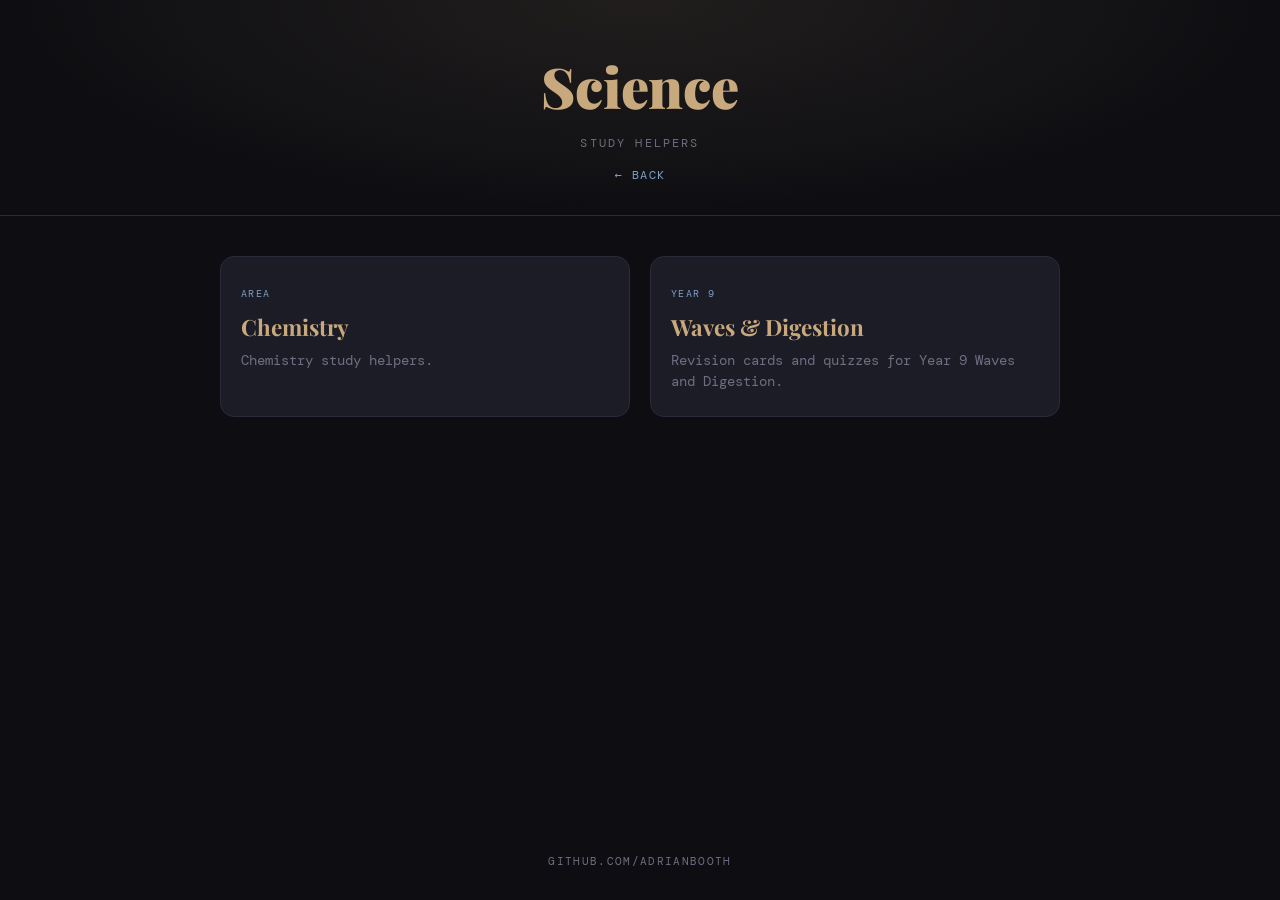
<file: science/index.html>
<!doctype html>
<html lang="en">
  <head>
    <meta charset="UTF-8" />
    <meta name="viewport" content="width=device-width, initial-scale=1.0" />
    <title>Science · Adrian Booth</title>
    <link
      href="https://fonts.googleapis.com/css2?family=Playfair+Display:wght@400;700;900&family=DM+Mono:wght@300;400;500&display=swap"
      rel="stylesheet"
    />
    <style>
      :root {
        --bg: #0e0e12;
        --surface: #16161e;
        --card: #1c1c26;
        --border: #2a2a3a;
        --accent: #c8a97e;
        --accent2: #7e9fc8;
        --text: #e8e6e0;
        --muted: #6e6e82;
      }
      * {
        box-sizing: border-box;
        margin: 0;
        padding: 0;
      }
      body {
        background: var(--bg);
        color: var(--text);
        font-family: 'DM Mono', monospace;
        min-height: 100vh;
        display: flex;
        flex-direction: column;
      }
      header {
        text-align: center;
        padding: 3rem 1rem 2rem;
        border-bottom: 1px solid var(--border);
        background: radial-gradient(
          ellipse at 50% 0%,
          rgba(200, 169, 126, 0.1) 0%,
          transparent 70%
        );
      }
      h1 {
        font-family: 'Playfair Display', serif;
        font-size: clamp(2rem, 5vw, 3.5rem);
        font-weight: 900;
        color: var(--accent);
      }
      header p {
        margin-top: 0.75rem;
        color: var(--muted);
        font-size: 0.75rem;
        letter-spacing: 0.18em;
        text-transform: uppercase;
      }
      main {
        flex: 1;
        max-width: 880px;
        width: 100%;
        margin: 0 auto;
        padding: 2.5rem 1.25rem;
        display: grid;
        grid-template-columns: repeat(auto-fit, minmax(260px, 1fr));
        gap: 1.25rem;
        align-content: start;
      }
      a.card {
        display: block;
        background: var(--card);
        border: 1px solid var(--border);
        border-radius: 14px;
        padding: 1.5rem 1.25rem;
        color: var(--text);
        text-decoration: none;
        transition: transform 0.15s ease, border-color 0.15s ease, background 0.15s ease;
      }
      a.card:hover,
      a.card:focus-visible {
        transform: translateY(-2px);
        border-color: var(--accent);
        background: var(--surface);
        outline: none;
      }
      a.card h2 {
        font-family: 'Playfair Display', serif;
        font-size: 1.4rem;
        font-weight: 700;
        margin-bottom: 0.5rem;
        color: var(--accent);
      }
      a.card .tag {
        display: inline-block;
        margin-bottom: 0.75rem;
        font-size: 0.65rem;
        letter-spacing: 0.14em;
        text-transform: uppercase;
        color: var(--accent2);
      }
      a.card p {
        color: var(--muted);
        font-size: 0.85rem;
        line-height: 1.55;
      }
      .back {
        display: block;
        margin-top: 1rem;
        color: var(--accent2);
        font-size: 0.75rem;
        letter-spacing: 0.12em;
        text-transform: uppercase;
        text-decoration: none;
      }
      footer {
        text-align: center;
        padding: 1.5rem 1rem 2rem;
        color: var(--muted);
        font-size: 0.7rem;
        letter-spacing: 0.12em;
        text-transform: uppercase;
      }
    </style>
  </head>
  <body>
    <header>
      <h1>Science</h1>
      <p>Study helpers</p>
      <a class="back" href="../">&larr; Back</a>
    </header>
    <main>
      <a class="card" href="./chemistry/">
        <span class="tag">Area</span>
        <h2>Chemistry</h2>
        <p>Chemistry study helpers.</p>
      </a>
      <a class="card" href="./waves-digestion/">
        <span class="tag">Year 9</span>
        <h2>Waves &amp; Digestion</h2>
        <p>Revision cards and quizzes for Year 9 Waves and Digestion.</p>
      </a>
    </main>
    <footer>github.com/adrianbooth</footer>
  </body>
</html>
</file>
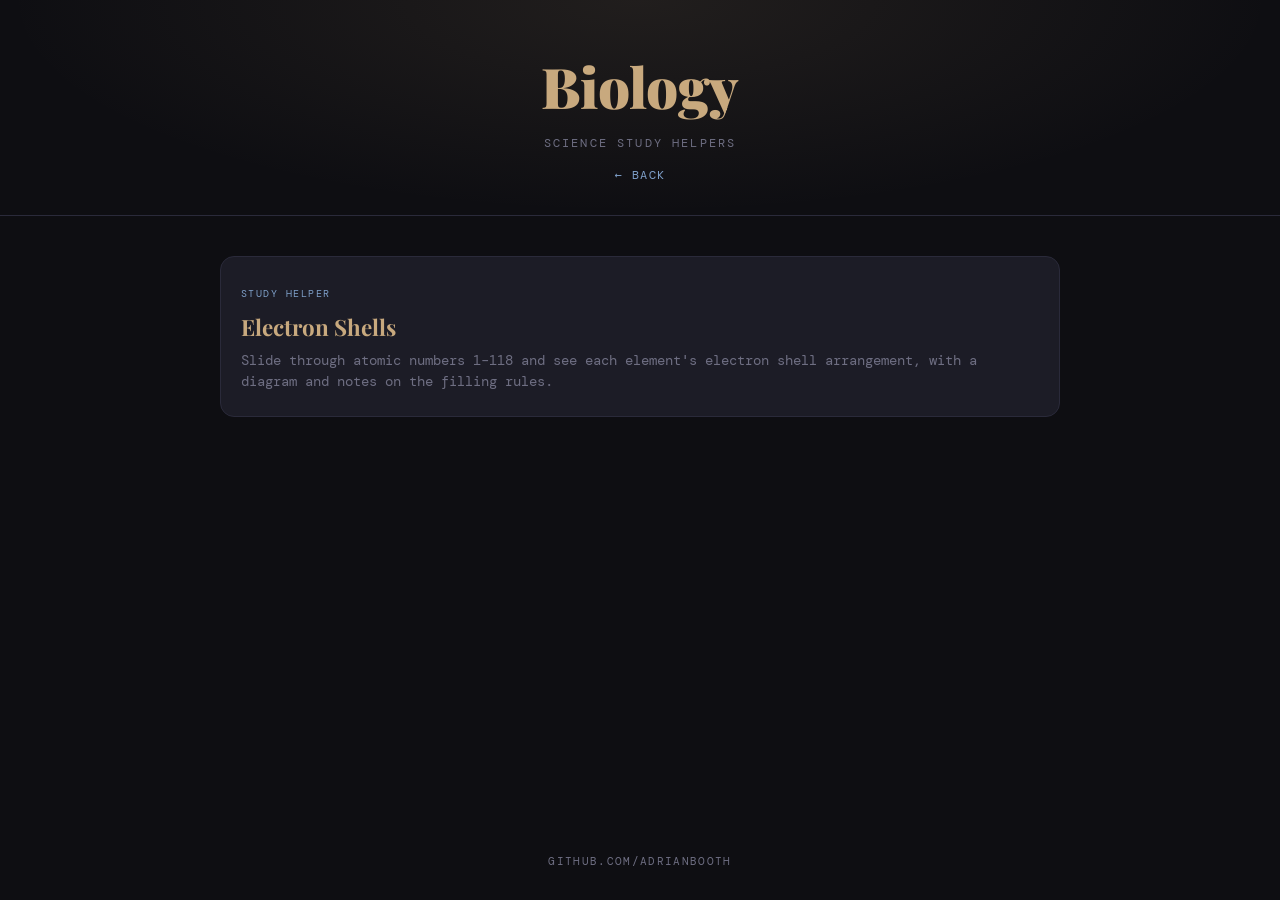
<file: science/biology/index.html>
<!doctype html>
<html lang="en">
  <head>
    <meta charset="UTF-8" />
    <meta name="viewport" content="width=device-width, initial-scale=1.0" />
    <title>Biology · Adrian Booth</title>
    <link
      href="https://fonts.googleapis.com/css2?family=Playfair+Display:wght@400;700;900&family=DM+Mono:wght@300;400;500&display=swap"
      rel="stylesheet"
    />
    <style>
      :root {
        --bg: #0e0e12;
        --surface: #16161e;
        --card: #1c1c26;
        --border: #2a2a3a;
        --accent: #c8a97e;
        --accent2: #7e9fc8;
        --text: #e8e6e0;
        --muted: #6e6e82;
      }
      * {
        box-sizing: border-box;
        margin: 0;
        padding: 0;
      }
      body {
        background: var(--bg);
        color: var(--text);
        font-family: 'DM Mono', monospace;
        min-height: 100vh;
        display: flex;
        flex-direction: column;
      }
      header {
        text-align: center;
        padding: 3rem 1rem 2rem;
        border-bottom: 1px solid var(--border);
        background: radial-gradient(
          ellipse at 50% 0%,
          rgba(200, 169, 126, 0.1) 0%,
          transparent 70%
        );
      }
      h1 {
        font-family: 'Playfair Display', serif;
        font-size: clamp(2rem, 5vw, 3.5rem);
        font-weight: 900;
        color: var(--accent);
      }
      header p {
        margin-top: 0.75rem;
        color: var(--muted);
        font-size: 0.75rem;
        letter-spacing: 0.18em;
        text-transform: uppercase;
      }
      main {
        flex: 1;
        max-width: 880px;
        width: 100%;
        margin: 0 auto;
        padding: 2.5rem 1.25rem;
        display: grid;
        grid-template-columns: repeat(auto-fit, minmax(260px, 1fr));
        gap: 1.25rem;
        align-content: start;
      }
      a.card {
        display: block;
        background: var(--card);
        border: 1px solid var(--border);
        border-radius: 14px;
        padding: 1.5rem 1.25rem;
        color: var(--text);
        text-decoration: none;
        transition: transform 0.15s ease, border-color 0.15s ease, background 0.15s ease;
      }
      a.card:hover,
      a.card:focus-visible {
        transform: translateY(-2px);
        border-color: var(--accent);
        background: var(--surface);
        outline: none;
      }
      a.card h2 {
        font-family: 'Playfair Display', serif;
        font-size: 1.4rem;
        font-weight: 700;
        margin-bottom: 0.5rem;
        color: var(--accent);
      }
      a.card .tag {
        display: inline-block;
        margin-bottom: 0.75rem;
        font-size: 0.65rem;
        letter-spacing: 0.14em;
        text-transform: uppercase;
        color: var(--accent2);
      }
      a.card p {
        color: var(--muted);
        font-size: 0.85rem;
        line-height: 1.55;
      }
      .back {
        display: block;
        margin-top: 1rem;
        color: var(--accent2);
        font-size: 0.75rem;
        letter-spacing: 0.12em;
        text-transform: uppercase;
        text-decoration: none;
      }
      footer {
        text-align: center;
        padding: 1.5rem 1rem 2rem;
        color: var(--muted);
        font-size: 0.7rem;
        letter-spacing: 0.12em;
        text-transform: uppercase;
      }
    </style>
  </head>
  <body>
    <header>
      <h1>Biology</h1>
      <p>Science study helpers</p>
      <a class="back" href="../">&larr; Back</a>
    </header>
    <main>
      <a class="card" href="./electrons/">
        <span class="tag">Study helper</span>
        <h2>Electron Shells</h2>
        <p>Slide through atomic numbers 1&ndash;118 and see each element's electron shell arrangement, with a diagram and notes on the filling rules.</p>
      </a>
    </main>
    <footer>github.com/adrianbooth</footer>
  </body>
</html>
</file>
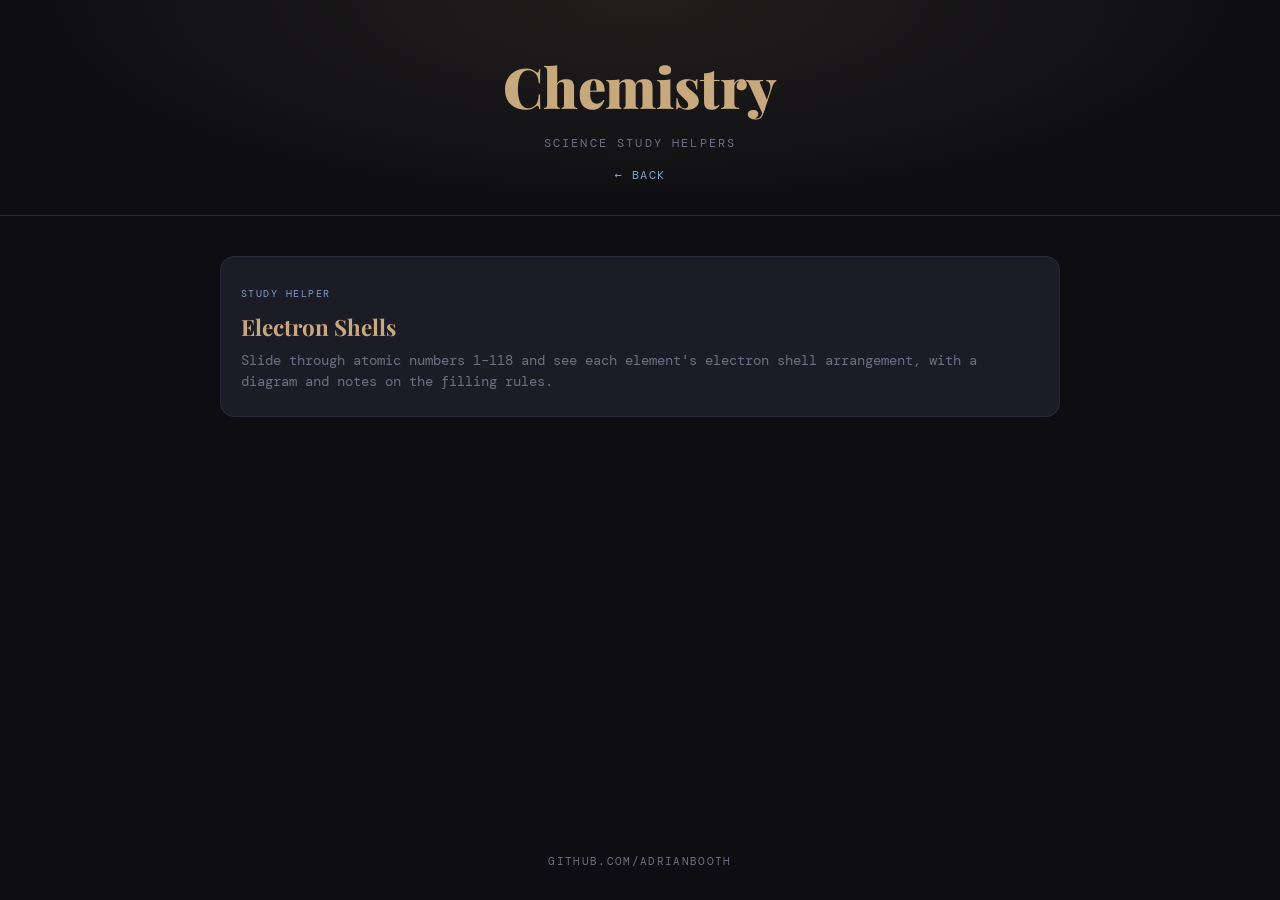
<file: science/chemistry/index.html>
<!doctype html>
<html lang="en">
  <head>
    <meta charset="UTF-8" />
    <meta name="viewport" content="width=device-width, initial-scale=1.0" />
    <title>Chemistry · Adrian Booth</title>
    <link
      href="https://fonts.googleapis.com/css2?family=Playfair+Display:wght@400;700;900&family=DM+Mono:wght@300;400;500&display=swap"
      rel="stylesheet"
    />
    <style>
      :root {
        --bg: #0e0e12;
        --surface: #16161e;
        --card: #1c1c26;
        --border: #2a2a3a;
        --accent: #c8a97e;
        --accent2: #7e9fc8;
        --text: #e8e6e0;
        --muted: #6e6e82;
      }
      * {
        box-sizing: border-box;
        margin: 0;
        padding: 0;
      }
      body {
        background: var(--bg);
        color: var(--text);
        font-family: 'DM Mono', monospace;
        min-height: 100vh;
        display: flex;
        flex-direction: column;
      }
      header {
        text-align: center;
        padding: 3rem 1rem 2rem;
        border-bottom: 1px solid var(--border);
        background: radial-gradient(
          ellipse at 50% 0%,
          rgba(200, 169, 126, 0.1) 0%,
          transparent 70%
        );
      }
      h1 {
        font-family: 'Playfair Display', serif;
        font-size: clamp(2rem, 5vw, 3.5rem);
        font-weight: 900;
        color: var(--accent);
      }
      header p {
        margin-top: 0.75rem;
        color: var(--muted);
        font-size: 0.75rem;
        letter-spacing: 0.18em;
        text-transform: uppercase;
      }
      main {
        flex: 1;
        max-width: 880px;
        width: 100%;
        margin: 0 auto;
        padding: 2.5rem 1.25rem;
        display: grid;
        grid-template-columns: repeat(auto-fit, minmax(260px, 1fr));
        gap: 1.25rem;
        align-content: start;
      }
      a.card {
        display: block;
        background: var(--card);
        border: 1px solid var(--border);
        border-radius: 14px;
        padding: 1.5rem 1.25rem;
        color: var(--text);
        text-decoration: none;
        transition: transform 0.15s ease, border-color 0.15s ease, background 0.15s ease;
      }
      a.card:hover,
      a.card:focus-visible {
        transform: translateY(-2px);
        border-color: var(--accent);
        background: var(--surface);
        outline: none;
      }
      a.card h2 {
        font-family: 'Playfair Display', serif;
        font-size: 1.4rem;
        font-weight: 700;
        margin-bottom: 0.5rem;
        color: var(--accent);
      }
      a.card .tag {
        display: inline-block;
        margin-bottom: 0.75rem;
        font-size: 0.65rem;
        letter-spacing: 0.14em;
        text-transform: uppercase;
        color: var(--accent2);
      }
      a.card p {
        color: var(--muted);
        font-size: 0.85rem;
        line-height: 1.55;
      }
      .back {
        display: block;
        margin-top: 1rem;
        color: var(--accent2);
        font-size: 0.75rem;
        letter-spacing: 0.12em;
        text-transform: uppercase;
        text-decoration: none;
      }
      footer {
        text-align: center;
        padding: 1.5rem 1rem 2rem;
        color: var(--muted);
        font-size: 0.7rem;
        letter-spacing: 0.12em;
        text-transform: uppercase;
      }
    </style>
  </head>
  <body>
    <header>
      <h1>Chemistry</h1>
      <p>Science study helpers</p>
      <a class="back" href="../">&larr; Back</a>
    </header>
    <main>
      <a class="card" href="./electrons/">
        <span class="tag">Study helper</span>
        <h2>Electron Shells</h2>
        <p>Slide through atomic numbers 1&ndash;118 and see each element's electron shell arrangement, with a diagram and notes on the filling rules.</p>
      </a>
    </main>
    <footer>github.com/adrianbooth</footer>
  </body>
</html>
</file>
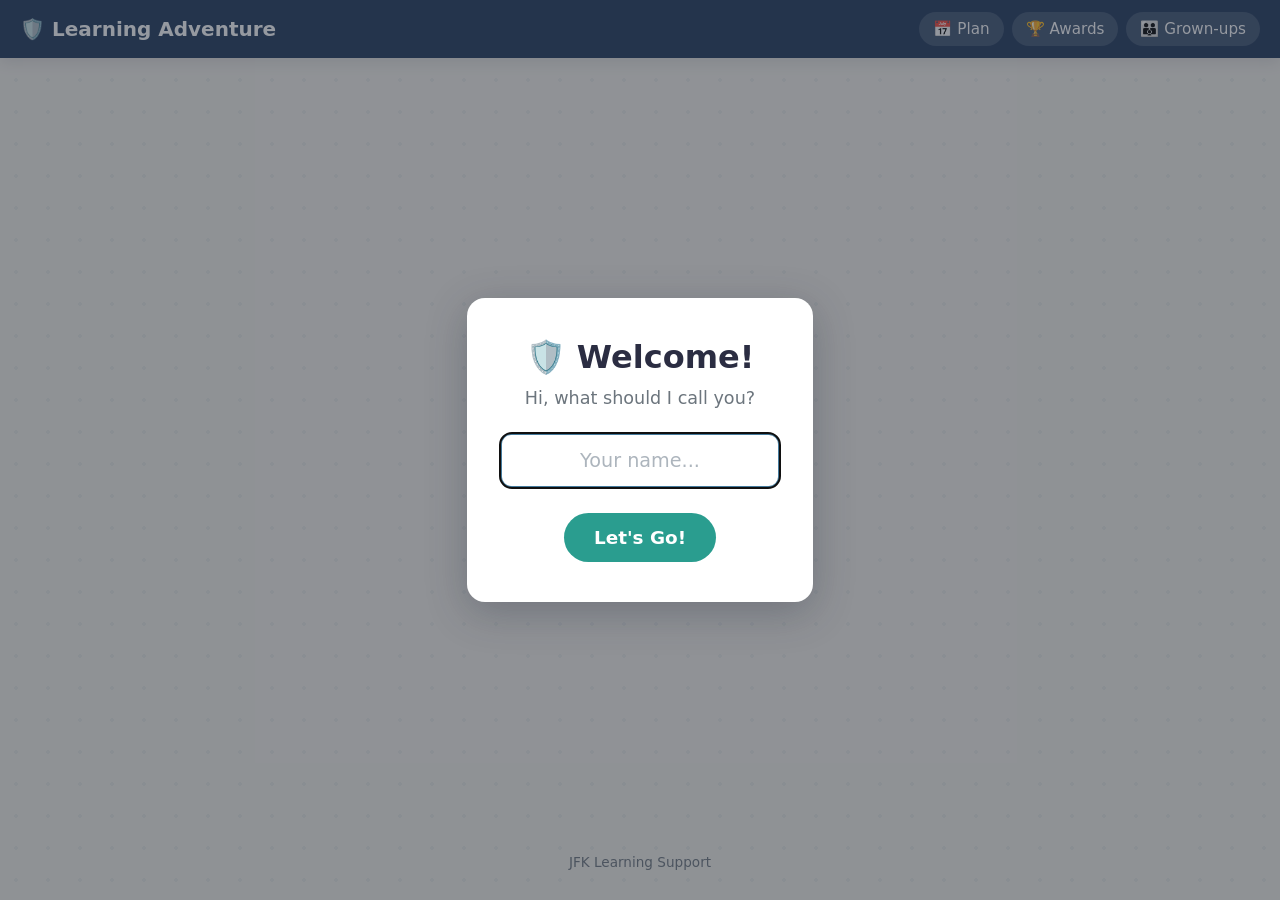
<file: science/waves-digestion/index.html>
<!DOCTYPE html>
<html lang="en-GB">
<head>
<meta charset="UTF-8">
<meta name="viewport" content="width=device-width, initial-scale=1.0">
<title id="page-title">Learning Adventure — Year 9 Science</title>
<link rel="stylesheet" href="styles.css">
<link rel="icon" href="data:image/svg+xml,<svg xmlns='http://www.w3.org/2000/svg' viewBox='0 0 100 100'><text y='.9em' font-size='90'>🛡️</text></svg>">
</head>
<body>
<header id="topbar">
  <a href="#/" id="home-link">🛡️ <span id="header-title">Learning Adventure</span></a>
  <nav>
    <a href="#/planner" class="nav-btn">📅 Plan</a>
    <a href="#/awards" class="nav-btn">🏆 Awards</a>
    <a href="#/grownups" class="nav-btn">👪 Grown‑ups</a>
  </nav>
</header>

<div id="welcome-modal" style="display:none;">
  <div class="welcome-card">
    <h1>🛡️ Welcome!</h1>
    <p>Hi, what should I call you?</p>
    <div class="welcome-input-group">
      <input type="text" id="welcome-input" class="welcome-input" placeholder="Your name..." autofocus>
    </div>
    <button id="welcome-btn" class="welcome-btn">Let's Go!</button>
  </div>
</div>

<main id="app">
  <noscript><p>This site needs JavaScript turned on.</p></noscript>
</main>

<footer>
  <p id="footer-text">JFK Learning Support</p>
</footer>

<div id="confetti-layer"></div>

<script src="loader.js"></script>
</body>
</html>
</file>
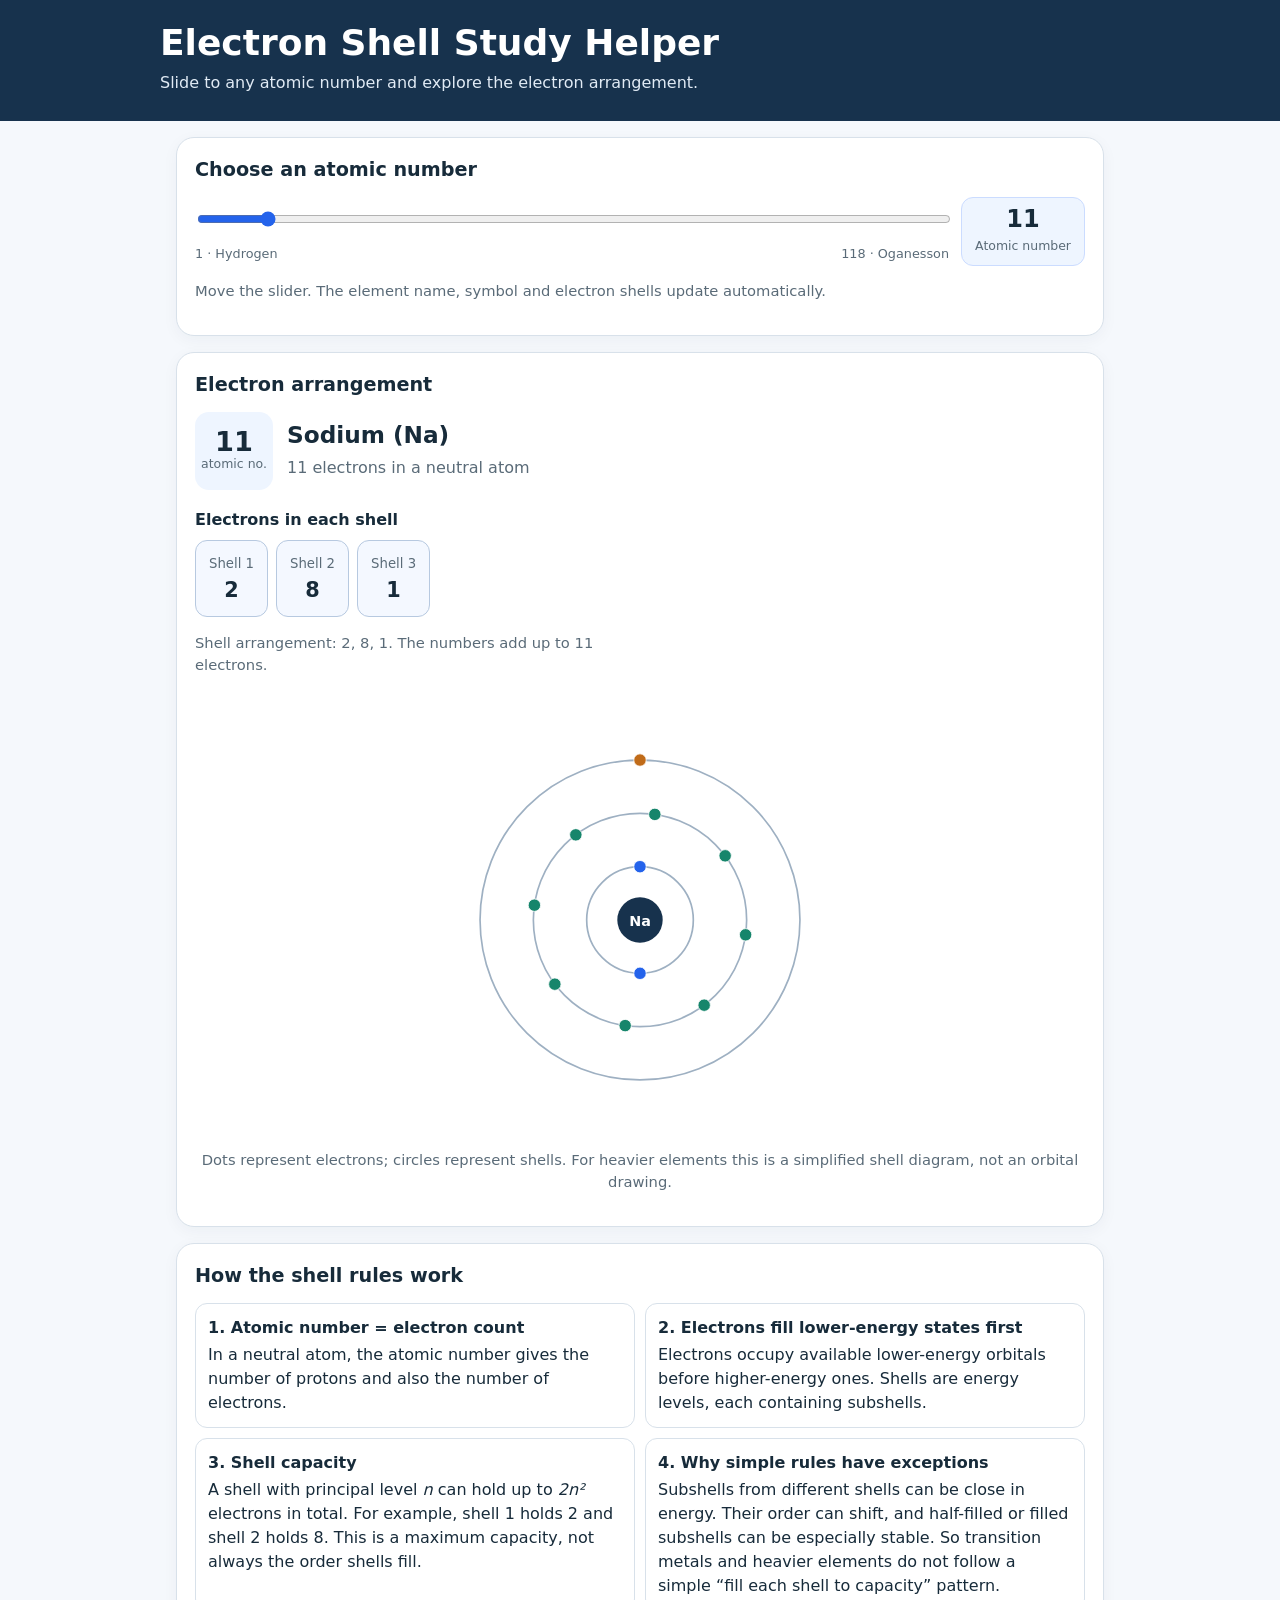
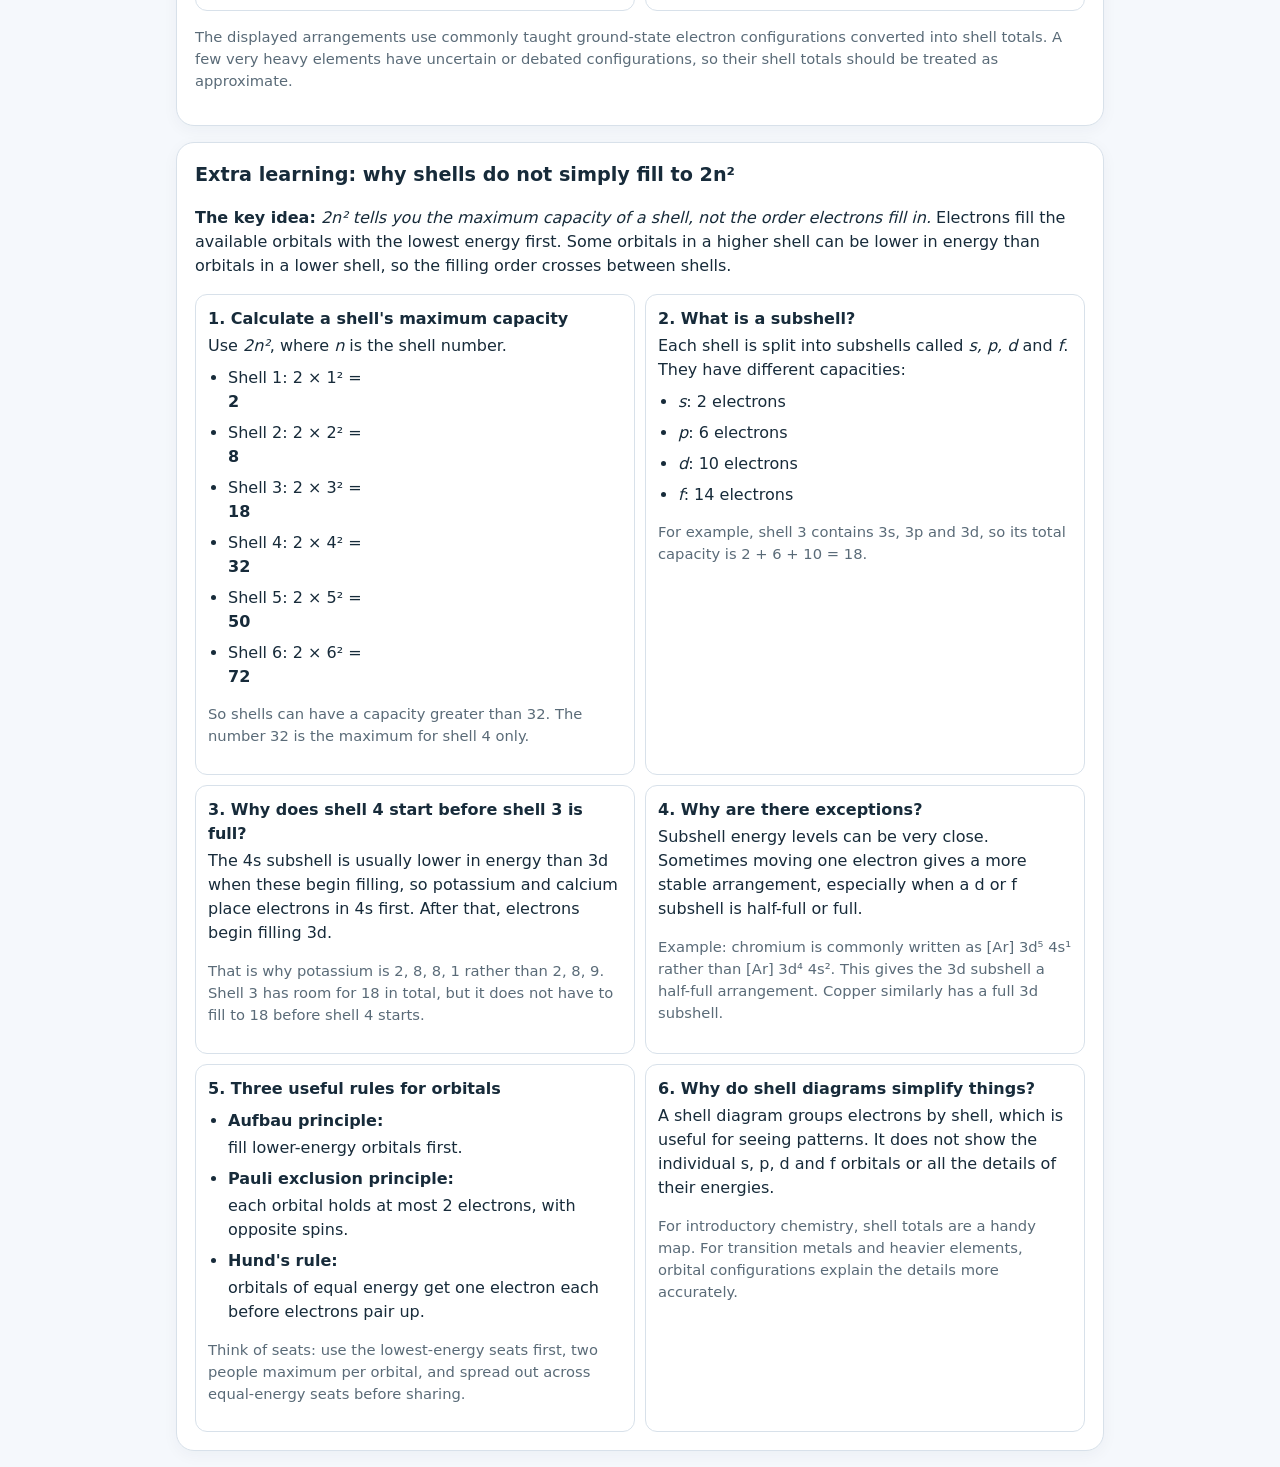
<file: science/biology/electrons/index.html>
<!doctype html>
<html lang="en">
<head>
<meta charset="utf-8">
<meta name="viewport" content="width=device-width, initial-scale=1">
<meta name="theme-color" content="#17324d">
<title>Electron Shell Study Helper</title>
<style>
:root{color-scheme:light;--ink:#172b3a;--muted:#5a6b78;--blue:#2463eb;--pale:#eef5ff;--line:#d8e1ea;--card:#fff;--bg:#f5f8fc}
*{box-sizing:border-box}body{margin:0;background:var(--bg);color:var(--ink);font:16px/1.5 system-ui,-apple-system,BlinkMacSystemFont,"Segoe UI",sans-serif}
header{background:#17324d;color:white;padding:22px 16px 26px}header .wrap,main{max-width:960px;margin:auto}h1{font-size:clamp(1.55rem,5vw,2.25rem);line-height:1.15;margin:0 0 8px}header p{margin:0;color:#e1ebf5}
main{padding:16px;display:grid;gap:16px}.card{background:var(--card);border:1px solid var(--line);border-radius:18px;padding:18px;box-shadow:0 4px 16px #17324d0b}
h2{font-size:1.2rem;margin:0 0 12px}.muted,.small{color:var(--muted)}.small{font-size:.92rem}
.slider-row{display:grid;grid-template-columns:1fr auto;align-items:center;gap:12px}input[type=range]{width:100%;accent-color:var(--blue);min-height:36px;cursor:pointer}.z-pill{background:var(--pale);border:1px solid #cbdcff;border-radius:12px;padding:8px 13px;min-width:88px;text-align:center}.z-pill strong{font-size:1.5rem;display:block;line-height:1.1}.z-pill span{font-size:.78rem;color:var(--muted)}.range-labels{display:flex;justify-content:space-between;color:var(--muted);font-size:.8rem}
.element{display:flex;align-items:center;gap:14px}.number{width:78px;height:78px;border-radius:14px;background:var(--pale);display:grid;place-content:center;text-align:center;flex-shrink:0}.number strong{font-size:1.7rem;line-height:1}.number span{font-size:.78rem;color:var(--muted)}.element h3{font-size:1.45rem;margin:0}.muted{margin:3px 0}
.result{display:grid;grid-template-columns:minmax(0,1fr);gap:14px}.shells{display:flex;gap:8px;flex-wrap:wrap}.shell{border:1px solid #b7c9e0;background:#f4f8ff;border-radius:12px;padding:10px 13px;min-width:68px;text-align:center}.shell strong{display:block;font-size:1.3rem}.shell span{font-size:.83rem;color:var(--muted)}
.diagram-wrap{display:flex;justify-content:center;align-items:center;min-height:280px;overflow:hidden}svg{width:min(100%,430px);height:auto;overflow:visible}.note{background:#fff8e8;border-left:4px solid #d49a27;padding:12px 14px;border-radius:8px;margin-top:12px}.rule-list{padding-left:1.25rem;margin:8px 0}.rule-list li{margin:7px 0}.rule-grid{display:grid;grid-template-columns:1fr;gap:10px}.rule{border:1px solid var(--line);border-radius:12px;padding:12px}.rule strong{display:block;margin-bottom:3px}
@media(min-width:700px){.result{grid-template-columns:1fr 1fr}.diagram-card{grid-column:1/-1}.diagram-wrap{min-height:340px}.rule-grid{grid-template-columns:1fr 1fr}}
</style>
</head>
<body>
<header><div class="wrap"><h1>Electron Shell Study Helper</h1><p>Slide to any atomic number and explore the electron arrangement.</p></div></header>
<main>
<section class="card">
<h2>Choose an atomic number</h2>
<div class="slider-row"><div><input id="atomicNumber" type="range" min="1" max="118" value="11" step="1" aria-label="Atomic number"><div class="range-labels"><span>1 · Hydrogen</span><span>118 · Oganesson</span></div></div><div class="z-pill"><strong id="zValue">11</strong><span>Atomic number</span></div></div>
<p class="small">Move the slider. The element name, symbol and electron shells update automatically.</p>
</section>
<section class="card">
<h2>Electron arrangement</h2>
<div class="result">
<div>
<div class="element"><div class="number"><strong id="elementZ">11</strong><span>atomic no.</span></div><div><h3 id="elementName">Sodium (Na)</h3><p class="muted" id="electronCount">11 electrons in a neutral atom</p></div></div>
<h3 style="font-size:1rem;margin:18px 0 8px">Electrons in each shell</h3>
<div class="shells" id="shellList"></div>
<p class="small" id="arrangementText"></p>
<div class="note" id="specialNote" hidden></div>
</div>
<div class="diagram-card"><div class="diagram-wrap"><svg id="atomDiagram" viewBox="0 0 360 360" role="img" aria-label="Electron shell diagram"></svg></div><p class="small" style="text-align:center">Dots represent electrons; circles represent shells. For heavier elements this is a simplified shell diagram, not an orbital drawing.</p></div>
</div>
</section>
<section class="card">
<h2>How the shell rules work</h2>
<div class="rule-grid">
<div class="rule"><strong>1. Atomic number = electron count</strong>In a neutral atom, the atomic number gives the number of protons and also the number of electrons.</div>
<div class="rule"><strong>2. Electrons fill lower-energy states first</strong>Electrons occupy available lower-energy orbitals before higher-energy ones. Shells are energy levels, each containing subshells.</div>
<div class="rule"><strong>3. Shell capacity</strong>A shell with principal level <em>n</em> can hold up to <em>2n²</em> electrons in total. For example, shell 1 holds 2 and shell 2 holds 8. This is a maximum capacity, not always the order shells fill.</div>
<div class="rule"><strong>4. Why simple rules have exceptions</strong>Subshells from different shells can be close in energy. Their order can shift, and half-filled or filled subshells can be especially stable. So transition metals and heavier elements do not follow a simple “fill each shell to capacity” pattern.</div>
</div>
<p class="small">The displayed arrangements use commonly taught ground-state electron configurations converted into shell totals. A few very heavy elements have uncertain or debated configurations, so their shell totals should be treated as approximate.</p>
</section>

<section class="card">
<h2>Extra learning: why shells do not simply fill to 2n²</h2>
<p><strong>The key idea:</strong> <em>2n² tells you the maximum capacity of a shell, not the order electrons fill in.</em> Electrons fill the available orbitals with the lowest energy first. Some orbitals in a higher shell can be lower in energy than orbitals in a lower shell, so the filling order crosses between shells.</p>

<div class="rule-grid">
  <div class="rule">
    <strong>1. Calculate a shell's maximum capacity</strong>
    Use <em>2n²</em>, where <em>n</em> is the shell number.
    <ul class="rule-list">
      <li>Shell 1: 2 × 1² = <strong>2</strong></li>
      <li>Shell 2: 2 × 2² = <strong>8</strong></li>
      <li>Shell 3: 2 × 3² = <strong>18</strong></li>
      <li>Shell 4: 2 × 4² = <strong>32</strong></li>
      <li>Shell 5: 2 × 5² = <strong>50</strong></li>
      <li>Shell 6: 2 × 6² = <strong>72</strong></li>
    </ul>
    <p class="small">So shells can have a capacity greater than 32. The number 32 is the maximum for shell 4 only.</p>
  </div>
  <div class="rule">
    <strong>2. What is a subshell?</strong>
    Each shell is split into subshells called <em>s, p, d</em> and <em>f</em>. They have different capacities:
    <ul class="rule-list">
      <li><em>s</em>: 2 electrons</li>
      <li><em>p</em>: 6 electrons</li>
      <li><em>d</em>: 10 electrons</li>
      <li><em>f</em>: 14 electrons</li>
    </ul>
    <p class="small">For example, shell 3 contains 3s, 3p and 3d, so its total capacity is 2 + 6 + 10 = 18.</p>
  </div>
  <div class="rule">
    <strong>3. Why does shell 4 start before shell 3 is full?</strong>
    The 4s subshell is usually lower in energy than 3d when these begin filling, so potassium and calcium place electrons in 4s first. After that, electrons begin filling 3d.
    <p class="small">That is why potassium is 2, 8, 8, 1 rather than 2, 8, 9. Shell 3 has room for 18 in total, but it does not have to fill to 18 before shell 4 starts.</p>
  </div>
  <div class="rule">
    <strong>4. Why are there exceptions?</strong>
    Subshell energy levels can be very close. Sometimes moving one electron gives a more stable arrangement, especially when a d or f subshell is half-full or full.
    <p class="small">Example: chromium is commonly written as [Ar] 3d⁵ 4s¹ rather than [Ar] 3d⁴ 4s². This gives the 3d subshell a half-full arrangement. Copper similarly has a full 3d subshell.</p>
  </div>
  <div class="rule">
    <strong>5. Three useful rules for orbitals</strong>
    <ul class="rule-list">
      <li><strong>Aufbau principle:</strong> fill lower-energy orbitals first.</li>
      <li><strong>Pauli exclusion principle:</strong> each orbital holds at most 2 electrons, with opposite spins.</li>
      <li><strong>Hund's rule:</strong> orbitals of equal energy get one electron each before electrons pair up.</li>
    </ul>
    <p class="small">Think of seats: use the lowest-energy seats first, two people maximum per orbital, and spread out across equal-energy seats before sharing.</p>
  </div>
  <div class="rule">
    <strong>6. Why do shell diagrams simplify things?</strong>
    A shell diagram groups electrons by shell, which is useful for seeing patterns. It does not show the individual s, p, d and f orbitals or all the details of their energies.
    <p class="small">For introductory chemistry, shell totals are a handy map. For transition metals and heavier elements, orbital configurations explain the details more accurately.</p>
  </div>
</div>
</section>
</main>
<script>
const data = [
["Hydrogen","H",[1]],["Helium","He",[2]],["Lithium","Li",[2,1]],["Beryllium","Be",[2,2]],["Boron","B",[2,3]],["Carbon","C",[2,4]],["Nitrogen","N",[2,5]],["Oxygen","O",[2,6]],["Fluorine","F",[2,7]],["Neon","Ne",[2,8]],
["Sodium","Na",[2,8,1]],["Magnesium","Mg",[2,8,2]],["Aluminium","Al",[2,8,3]],["Silicon","Si",[2,8,4]],["Phosphorus","P",[2,8,5]],["Sulfur","S",[2,8,6]],["Chlorine","Cl",[2,8,7]],["Argon","Ar",[2,8,8]],["Potassium","K",[2,8,8,1]],["Calcium","Ca",[2,8,8,2]],
["Scandium","Sc",[2,8,9,2]],["Titanium","Ti",[2,8,10,2]],["Vanadium","V",[2,8,11,2]],["Chromium","Cr",[2,8,13,1]],["Manganese","Mn",[2,8,13,2]],["Iron","Fe",[2,8,14,2]],["Cobalt","Co",[2,8,15,2]],["Nickel","Ni",[2,8,16,2]],["Copper","Cu",[2,8,18,1]],["Zinc","Zn",[2,8,18,2]],
["Gallium","Ga",[2,8,18,3]],["Germanium","Ge",[2,8,18,4]],["Arsenic","As",[2,8,18,5]],["Selenium","Se",[2,8,18,6]],["Bromine","Br",[2,8,18,7]],["Krypton","Kr",[2,8,18,8]],
["Rubidium","Rb",[2,8,18,8,1]],["Strontium","Sr",[2,8,18,8,2]],["Yttrium","Y",[2,8,18,9,2]],["Zirconium","Zr",[2,8,18,10,2]],["Niobium","Nb",[2,8,18,12,1]],["Molybdenum","Mo",[2,8,18,13,1]],["Technetium","Tc",[2,8,18,13,2]],["Ruthenium","Ru",[2,8,18,15,1]],["Rhodium","Rh",[2,8,18,16,1]],["Palladium","Pd",[2,8,18,18]],["Silver","Ag",[2,8,18,18,1]],["Cadmium","Cd",[2,8,18,18,2]],
["Indium","In",[2,8,18,18,3]],["Tin","Sn",[2,8,18,18,4]],["Antimony","Sb",[2,8,18,18,5]],["Tellurium","Te",[2,8,18,18,6]],["Iodine","I",[2,8,18,18,7]],["Xenon","Xe",[2,8,18,18,8]],
["Caesium","Cs",[2,8,18,18,8,1]],["Barium","Ba",[2,8,18,18,8,2]],["Lanthanum","La",[2,8,18,18,9,2]],["Cerium","Ce",[2,8,18,19,9,2]],["Praseodymium","Pr",[2,8,18,21,8,2]],["Neodymium","Nd",[2,8,18,22,8,2]],["Promethium","Pm",[2,8,18,23,8,2]],["Samarium","Sm",[2,8,18,24,8,2]],["Europium","Eu",[2,8,18,25,8,2]],["Gadolinium","Gd",[2,8,18,25,9,2]],["Terbium","Tb",[2,8,18,27,8,2]],["Dysprosium","Dy",[2,8,18,28,8,2]],["Holmium","Ho",[2,8,18,29,8,2]],["Erbium","Er",[2,8,18,30,8,2]],["Thulium","Tm",[2,8,18,31,8,2]],["Ytterbium","Yb",[2,8,18,32,8,2]],["Lutetium","Lu",[2,8,18,32,9,2]],
["Hafnium","Hf",[2,8,18,32,10,2]],["Tantalum","Ta",[2,8,18,32,11,2]],["Tungsten","W",[2,8,18,32,12,2]],["Rhenium","Re",[2,8,18,32,13,2]],["Osmium","Os",[2,8,18,32,14,2]],["Iridium","Ir",[2,8,18,32,15,2]],["Platinum","Pt",[2,8,18,32,17,1]],["Gold","Au",[2,8,18,32,18,1]],["Mercury","Hg",[2,8,18,32,18,2]],["Thallium","Tl",[2,8,18,32,18,3]],["Lead","Pb",[2,8,18,32,18,4]],["Bismuth","Bi",[2,8,18,32,18,5]],["Polonium","Po",[2,8,18,32,18,6]],["Astatine","At",[2,8,18,32,18,7]],["Radon","Rn",[2,8,18,32,18,8]],
["Francium","Fr",[2,8,18,32,18,8,1]],["Radium","Ra",[2,8,18,32,18,8,2]],["Actinium","Ac",[2,8,18,32,18,9,2]],["Thorium","Th",[2,8,18,32,18,10,2]],["Protactinium","Pa",[2,8,18,32,20,9,2]],["Uranium","U",[2,8,18,32,21,9,2]],["Neptunium","Np",[2,8,18,32,22,9,2]],["Plutonium","Pu",[2,8,18,32,24,8,2]],["Americium","Am",[2,8,18,32,25,8,2]],["Curium","Cm",[2,8,18,32,25,9,2]],["Berkelium","Bk",[2,8,18,32,27,8,2]],["Californium","Cf",[2,8,18,32,28,8,2]],["Einsteinium","Es",[2,8,18,32,29,8,2]],["Fermium","Fm",[2,8,18,32,30,8,2]],["Mendelevium","Md",[2,8,18,32,31,8,2]],["Nobelium","No",[2,8,18,32,32,8,2]],["Lawrencium","Lr",[2,8,18,32,32,8,3]],
["Rutherfordium","Rf",[2,8,18,32,32,10,2]],["Dubnium","Db",[2,8,18,32,32,11,2]],["Seaborgium","Sg",[2,8,18,32,32,12,2]],["Bohrium","Bh",[2,8,18,32,32,13,2]],["Hassium","Hs",[2,8,18,32,32,14,2]],["Meitnerium","Mt",[2,8,18,32,32,15,2]],["Darmstadtium","Ds",[2,8,18,32,32,16,2]],["Roentgenium","Rg",[2,8,18,32,32,17,2]],["Copernicium","Cn",[2,8,18,32,32,18,2]],["Nihonium","Nh",[2,8,18,32,32,18,3]],["Flerovium","Fl",[2,8,18,32,32,18,4]],["Moscovium","Mc",[2,8,18,32,32,18,5]],["Livermorium","Lv",[2,8,18,32,32,18,6]],["Tennessine","Ts",[2,8,18,32,32,18,7]],["Oganesson","Og",[2,8,18,32,32,18,8]]
];
const exceptions = {
24:"Chromium is [Ar] 3d⁵ 4s¹ rather than 3d⁴ 4s²; a half-filled d subshell is relatively stable.",
29:"Copper is [Ar] 3d¹⁰ 4s¹ rather than 3d⁹ 4s²; a filled d subshell is relatively stable.",
41:"Niobium has an unusual 4d/5s balance because these subshells are close in energy.",
42:"Molybdenum has a half-filled 4d subshell (4d⁵ 5s¹), which is relatively stable.",
44:"Ruthenium has an unusual 4d/5s arrangement because these subshells are close in energy.",
45:"Rhodium has an unusual 4d/5s arrangement because these subshells are close in energy.",
46:"Palladium is [Kr] 4d¹⁰ 5s⁰; its filled 4d subshell is especially stable.",
47:"Silver is [Kr] 4d¹⁰ 5s¹; a filled 4d subshell is relatively stable.",
57:"Lanthanum begins the lanthanide region; 4f and 5d subshell energies are close.",
58:"Cerium's 4f and 5d subshells are close in energy, so the ground-state arrangement differs from a simple filling prediction.",
64:"Gadolinium has a half-filled 4f subshell, which is relatively stable.",
78:"Platinum has an unusual 5d/6s arrangement because these subshells are close in energy.",
79:"Gold has a filled 5d subshell and one 6s electron; the subshell energies are close.",
89:"Actinium begins the actinide region; 5f, 6d and 7s energies are close.",
103:"Lawrencium's ground-state configuration is more complex than a simple shell-filling rule; heavy-element configurations can be affected by relativistic effects."
};
const range=document.getElementById('atomicNumber');
function render(){
 const z=Number(range.value),e=data[z-1],arr=e[2];
 document.getElementById('zValue').textContent=z;document.getElementById('elementZ').textContent=z;
 document.getElementById('elementName').textContent=`${e[0]} (${e[1]})`;
 document.getElementById('electronCount').textContent=`${z} electrons in a neutral atom`;
 document.getElementById('shellList').innerHTML=arr.map((n,i)=>`<div class="shell"><span>Shell ${i+1}</span><strong>${n}</strong></div>`).join('');
 document.getElementById('arrangementText').textContent=`Shell arrangement: ${arr.join(', ')}. The numbers add up to ${arr.reduce((a,b)=>a+b,0)} electrons.`;
 const note=document.getElementById('specialNote');
 if(exceptions[z]){note.hidden=false;note.innerHTML=`<strong>Exception to a simple filling prediction:</strong> ${exceptions[z]}`}else{note.hidden=true;note.textContent=''}
 const svg=document.getElementById('atomDiagram'),cx=180,cy=180;
 // Scale radii so many-shell atoms fit while keeping shells distinguishable.
 const maxR=154,step=maxR/(arr.length+0.45),radii=arr.map((_,i)=>step*(i+1));
 const colors=['#2463eb','#16856b','#c06b19','#8654c7','#c24674','#278caa','#65758b'];
 let s=`<circle cx="${cx}" cy="${cy}" r="19" fill="#17324d"/><text x="${cx}" y="${cy+5}" fill="white" text-anchor="middle" font-size="${e[1].length>2?9:12}" font-weight="700">${e[1]}</text>`;
 arr.forEach((count,i)=>{const r=radii[i];s+=`<circle cx="${cx}" cy="${cy}" r="${r.toFixed(2)}" fill="none" stroke="#9eb0c2" stroke-width="${arr.length>6?1:1.4}"/>`;for(let j=0;j<count;j++){const angle=(-90+j*360/count+(i%2)*8)*Math.PI/180,x=cx+r*Math.cos(angle),y=cy+r*Math.sin(angle),dot=arr.length>6?Math.max(2,Math.min(4,18/Math.sqrt(count))):Math.max(2.7,Math.min(5.2,22/Math.sqrt(count)));s+=`<circle cx="${x.toFixed(2)}" cy="${y.toFixed(2)}" r="${dot.toFixed(1)}" fill="${colors[i%colors.length]}" stroke="white" stroke-width=".7"/>`}});
 svg.innerHTML=s;svg.setAttribute('aria-label',`${e[0]}, atomic number ${z}, shell arrangement ${arr.join(', ')}`);
}
range.addEventListener('input',render);render();
</script>
</body>
</html>
</file>
<file: chord-practice/assets/index-B8DeFeof.css>
:root{--text:#6b6375;--text-h:#08060d;--bg:#fff;--border:#e5e4e7;--code-bg:#f4f3ec;--accent:#aa3bff;--accent-bg:#aa3bff1a;--accent-border:#aa3bff80;--social-bg:#f4f3ec80;--shadow:#0000001a 0 10px 15px -3px, #0000000d 0 4px 6px -2px;--sans:system-ui, "Segoe UI", Roboto, sans-serif;--heading:system-ui, "Segoe UI", Roboto, sans-serif;--mono:ui-monospace, Consolas, monospace;font:18px/145% var(--sans);letter-spacing:.18px;--lightningcss-light:initial;--lightningcss-dark: ;color-scheme:light dark;color:var(--text);background:var(--bg);font-synthesis:none;text-rendering:optimizelegibility;-webkit-font-smoothing:antialiased;-moz-osx-font-smoothing:grayscale}@media (prefers-color-scheme:dark){:root{--lightningcss-light: ;--lightningcss-dark:initial}}@media (width<=1024px){:root{font-size:16px}}@media (prefers-color-scheme:dark){:root{--text:#9ca3af;--text-h:#f3f4f6;--bg:#16171d;--border:#2e303a;--code-bg:#1f2028;--accent:#c084fc;--accent-bg:#c084fc26;--accent-border:#c084fc80;--social-bg:#2f303a80;--shadow:#0006 0 10px 15px -3px, #00000040 0 4px 6px -2px}#social .button-icon{filter:invert()brightness(2)}}body{overscroll-behavior-y:none;-webkit-tap-highlight-color:transparent;margin:0;overflow-x:hidden}#root{box-sizing:border-box;flex-direction:column;width:100%;max-width:100%;min-height:100svh;margin:0 auto;display:flex}h1,h2{font-family:var(--heading);color:var(--text-h);font-weight:500}h1{letter-spacing:-1.68px;margin:32px 0;font-size:56px}@media (width<=1024px){h1{margin:20px 0;font-size:36px}}h2{letter-spacing:-.24px;margin:0 0 8px;font-size:24px;line-height:118%}@media (width<=1024px){h2{font-size:20px}}p{margin:0}code,.counter{font-family:var(--mono);color:var(--text-h);border-radius:4px;display:inline-flex}code{background:var(--code-bg);padding:4px 8px;font-size:15px;line-height:135%}
</file>
<file: play-that-again-please/assets/index-CQAJpCki.css>
:root{--bg: #1e1e2e;--surface: #313244;--surface-2: #45475a;--text: #cdd6f4;--text-dim: #a6adc8;--accent: #89b4fa;--accent-2: #a6e3a1;--warn: #fab387;--danger: #f38ba8;--region: rgba(166, 227, 161, .25);--region-handle: #a6e3a1;font-family:system-ui,-apple-system,Segoe UI,Roboto,sans-serif;color-scheme:dark}*{box-sizing:border-box}html,body,#root{margin:0;padding:0;height:100%;background:var(--bg);color:var(--text);overscroll-behavior:none}button{font-family:inherit;font-size:1rem;background:var(--surface);color:var(--text);border:1px solid var(--surface-2);border-radius:8px;padding:.6rem 1rem;cursor:pointer;min-height:44px;touch-action:manipulation}button:hover:not(:disabled){background:var(--surface-2)}button:disabled{opacity:.5;cursor:not-allowed}button.primary{background:var(--accent);color:var(--bg);border-color:var(--accent);font-weight:600}button.primary:hover:not(:disabled){filter:brightness(1.1);background:var(--accent)}button.danger{border-color:var(--danger);color:var(--danger);background:transparent;padding:.4rem .6rem;min-height:auto;font-size:.85rem}input[type=range]{width:100%;accent-color:var(--accent);touch-action:manipulation}input[type=file]{color:var(--text-dim)}input[type=text]{font-family:inherit;font-size:1rem;background:var(--bg);color:var(--text);border:1px solid var(--surface-2);border-radius:8px;padding:.5rem .7rem;min-height:44px}input[type=text]:disabled{opacity:.5}button.mini{padding:4px 8px;font-size:.8rem;min-height:auto}button.mini.danger{border-color:var(--danger);color:var(--danger);background:transparent}.app{display:flex;flex-direction:column;min-height:100%;max-width:900px;margin:0 auto;padding:env(safe-area-inset-top,12px) 16px env(safe-area-inset-bottom,16px);gap:16px}.app>main{display:flex;flex-direction:column;gap:16px}.app-header{display:flex;align-items:baseline;justify-content:space-between;gap:12px;padding-top:8px}.app-header h1{margin:0;font-size:1.25rem;font-weight:600;letter-spacing:.02em}.app-header .tag{font-size:.75rem;color:var(--text-dim)}.panel{background:var(--surface);border-radius:12px;padding:14px}.dropzone{border:2px dashed var(--surface-2);border-radius:12px;padding:18px;text-align:center;color:var(--text-dim);font-size:.95rem}.dropzone.dragging{border-color:var(--accent);color:var(--accent);background:#89b4fa0f}.dropzone label{cursor:pointer;color:var(--accent);text-decoration:underline}.library{display:flex;flex-direction:column;gap:6px}.library h2{margin:0 0 4px;font-size:.95rem;font-weight:600;color:var(--text-dim);text-transform:uppercase;letter-spacing:.08em}.library .empty{color:var(--text-dim);font-size:.9rem;padding:4px 0}.library .song-row{display:flex;align-items:center;gap:8px;padding:8px 10px;border-radius:8px;background:var(--surface-2)}.library .song-row.active{outline:2px solid var(--accent)}.library .song-row .name{flex:1;cursor:pointer;min-width:0;overflow:hidden;text-overflow:ellipsis;white-space:nowrap}.player .now-playing{font-size:.95rem;color:var(--text-dim);margin-bottom:8px;overflow:hidden;text-overflow:ellipsis;white-space:nowrap}.waveform-wrap{position:relative}.waveform{background:var(--bg);border-radius:8px;padding:6px;min-height:96px}.waveform-loading{position:absolute;top:0;right:0;bottom:0;left:0;display:flex;align-items:center;justify-content:center;gap:10px;color:var(--text-dim);font-size:.9rem;background:#1e1e2e99;border-radius:8px;-webkit-backdrop-filter:blur(2px);backdrop-filter:blur(2px)}.spinner{width:18px;height:18px;border:2px solid var(--surface-2);border-top-color:var(--accent);border-radius:50%;animation:spin .8s linear infinite}@keyframes spin{to{transform:rotate(360deg)}}.transport{display:flex;gap:8px;margin-top:12px;flex-wrap:wrap;align-items:center}.transport .spacer{flex:1}.time{font-variant-numeric:tabular-nums;color:var(--text-dim);font-size:.9rem}.controls{display:grid;grid-template-columns:max-content 1fr max-content;gap:8px 12px;align-items:center;margin-top:14px}.controls .label{font-size:.9rem;color:var(--text-dim)}.controls .value{font-variant-numeric:tabular-nums;font-size:.9rem;min-width:4.5ch;text-align:right}.controls .reset{background:transparent;border:none;color:var(--text-dim);text-decoration:underline;padding:2px 6px;min-height:auto;font-size:.8rem;justify-self:end;grid-column:3}.controls .disabled-note{grid-column:1 / -1;font-size:.8rem;color:var(--warn);margin-top:-4px}.loop-info{display:flex;gap:12px;margin-top:10px;font-size:.85rem;color:var(--text-dim);flex-wrap:wrap}.loop-info button.mini{padding:4px 8px;font-size:.8rem;min-height:auto}.hint{margin:6px 0 0;font-size:.8rem;color:var(--text-dim);line-height:1.4}.loop-nudge{display:flex;flex-direction:column;gap:8px;margin-top:14px}.nudge-row{display:flex;align-items:center;gap:6px;flex-wrap:wrap}.nudge-row .label{font-size:.9rem;color:var(--text-dim);min-width:5.5em}.nudge-row .value{font-variant-numeric:tabular-nums;font-size:.95rem;min-width:7ch;text-align:center;padding:0 6px}.nudge-row button{padding:6px 8px;font-size:.85rem;min-height:36px;min-width:44px}.saved-loops{margin-top:18px;padding-top:14px;border-top:1px solid var(--surface-2)}.saved-loops h3{margin:0;font-size:.95rem;font-weight:600;color:var(--text-dim);text-transform:uppercase;letter-spacing:.08em}.saved-loops .hint{margin-top:4px}.saved-loops .empty{color:var(--text-dim);font-size:.85rem;padding:4px 0}.save-loop-row{display:flex;gap:8px;margin-top:10px}.save-loop-row input[type=text]{flex:1;min-width:0}.saved-loop-list{display:flex;flex-direction:column;gap:6px;margin-top:10px}.saved-loop-row{display:flex;align-items:center;gap:8px;padding:8px 10px;border-radius:8px;background:var(--surface-2);flex-wrap:wrap}.saved-loop-row .name{flex:1;min-width:8ch;overflow:hidden;text-overflow:ellipsis;white-space:nowrap;font-weight:500}.saved-loop-row .range{font-variant-numeric:tabular-nums;font-size:.8rem;color:var(--text-dim)}.import-row{display:flex;align-items:center;gap:10px;margin-top:12px}.import-label{display:inline-flex;align-items:center;cursor:pointer;background:var(--surface);color:var(--text);border:1px solid var(--surface-2);border-radius:8px;padding:4px 8px;font-size:.8rem}.import-label:hover{background:var(--surface-2)}.import-error{font-size:.8rem;color:var(--danger)}.toast{position:fixed;bottom:16px;left:16px;right:16px;max-width:600px;margin:0 auto;background:var(--surface);border:1px solid var(--surface-2);border-radius:8px;padding:10px 14px;text-align:center;font-size:.9rem;color:var(--text);z-index:10}@media (min-width: 700px){.transport{gap:12px}}
</file>
<file: practice-planner/assets/index-C0I6dEe-.css>
:root{--bg: #1a1a2e;--surface: #23233d;--surface-2: #2e2e4d;--text: #f0f0f5;--text-dim: #a3a3bf;--red: #e63946;--review: #ffd60a;--new: #52b788;--context: #f4a261;--accent: #3a86ff;--radius: 4px;font-family:system-ui,-apple-system,Segoe UI,sans-serif;color-scheme:dark}*{box-sizing:border-box}body{margin:0;background:var(--bg);color:var(--text);min-height:100dvh}#app{max-width:480px;margin:0 auto;min-height:100dvh;display:flex;flex-direction:column;padding:1rem 1rem calc(1rem + env(safe-area-inset-bottom))}h1{font-size:1.4rem;margin:.5rem 0 1rem}h2{font-size:1.1rem;margin:1.5rem 0 .5rem;color:var(--text-dim);text-transform:uppercase;letter-spacing:.04em;font-weight:600}button{font:inherit;border:none;border-radius:var(--radius);padding:.75rem 1rem;background:var(--surface-2);color:var(--text);cursor:pointer;min-height:44px}button.primary{background:var(--accent);color:#fff;font-weight:600}button.ghost{background:var(--surface-2)}button:disabled{opacity:.4;cursor:not-allowed}input[type=text],textarea,select{font:inherit;width:100%;padding:.65rem .8rem;border-radius:var(--radius);border:1px solid var(--surface-2);background:var(--surface);color:var(--text)}.form-row{display:flex;flex-direction:column;gap:.4rem;margin-bottom:.75rem}.item-list{list-style:none;padding:0;margin:0;display:flex;flex-direction:column;gap:.5rem}.item-card{background:var(--surface);border-radius:var(--radius);padding:.75rem 1rem;display:flex;align-items:center;gap:.75rem;user-select:none;-webkit-user-select:none;touch-action:pan-y}.item-card .title{flex:1;font-weight:500}.item-card .meta{font-size:.8rem;color:var(--text-dim)}.saved-session-card{flex-direction:column;align-items:stretch;gap:.6rem}.saved-session-row{display:flex;justify-content:space-between;align-items:center}.saved-session-actions{display:flex;gap:.5rem}.saved-session-actions button{flex:1;min-height:38px;padding:.5rem;font-size:.85rem}.schedule-editor{display:none;flex-direction:column;gap:.5rem}.schedule-editor.open{display:flex}.weekday-row{display:flex;gap:.3rem;flex-wrap:wrap}.weekday-chip{flex:1;min-height:38px;padding:.4rem .3rem;font-size:.75rem;font-weight:600}.weekday-chip.selected{background:var(--accent);color:#fff}.tag{display:inline-block;font-size:.7rem;font-weight:700;text-transform:uppercase;letter-spacing:.03em;padding:.2rem .5rem;border-radius:var(--radius);color:#fff}.tag.red{background:var(--red)}.tag.review{background:var(--review);color:var(--bg)}.tag.new{background:var(--new)}.empty-state{color:var(--text-dim);text-align:center;padding:2rem 1rem}.picker-header{display:flex;align-items:center;justify-content:space-between;gap:.5rem}.picker-header h2{margin:1.5rem 0 .5rem}.add-item-btn{min-height:32px;min-width:32px;padding:0;font-size:1.1rem;line-height:1;font-weight:700}.picker-group{display:flex;flex-direction:column;gap:.4rem;margin-bottom:1.25rem}.duration-row{display:flex;gap:.5rem}.duration-row button{flex:1}.duration-row button.selected{background:var(--accent);color:#fff}.item-option-list{display:flex;flex-direction:column;gap:.4rem;max-height:160px;overflow-y:auto}.item-option{text-align:left}.item-option.selected.red{background:var(--red);color:#fff}.item-option.selected.review{background:var(--review);color:var(--bg)}.item-option.selected.new{background:var(--new);color:#fff}.runner{position:relative;flex:1;display:flex;flex-direction:column;align-items:center;justify-content:space-between;padding:1rem 0}.exit-btn{position:absolute;top:0;right:0;min-height:unset;padding:.4rem .7rem;font-size:.8rem}.stage-progress{display:flex;gap:.4rem;margin-bottom:1rem}.stage-dot{width:10px;height:10px;border-radius:var(--radius);background:var(--surface-2)}.stage-dot.done{background:var(--text-dim)}.stage-dot.active{background:var(--red)}.stage-label{font-size:1rem;text-transform:uppercase;letter-spacing:.08em;font-weight:700;padding:.3rem .9rem;border-radius:var(--radius);color:#fff;margin-bottom:.75rem}.stage-label.red{background:var(--red)}.stage-label.review{background:var(--review);color:var(--bg)}.stage-label.new{background:var(--new)}.stage-label.red-memory{background:var(--red);filter:brightness(.75)}.stage-label.review-memory{background:var(--review);color:var(--bg);filter:brightness(.85)}.stage-label.context{background:var(--context)}.item-title{font-size:1.6rem;font-weight:700;text-align:center;margin:.5rem 0}.item-notes{color:var(--text-dim);text-align:center;margin-bottom:1rem}.timer{font-size:4.5rem;font-weight:700;font-variant-numeric:tabular-nums;margin:1.5rem 0}.runner-controls-grid{display:flex;flex-direction:column;gap:.5rem;width:100%}.runner-controls{display:flex;gap:.75rem;width:100%}.runner-controls button{flex:1}.waiting-block{text-align:center}.done-screen{text-align:center;padding:2rem 0}.modal-backdrop{position:fixed;top:0;right:0;bottom:0;left:0;background:#0009;display:flex;align-items:flex-end;justify-content:center;z-index:10}.modal{width:100%;max-width:480px;background:var(--surface);border-radius:var(--radius) var(--radius) 0 0;padding:1.25rem 1rem calc(1.25rem + env(safe-area-inset-bottom))}.modal h2{margin-top:0}.category-carousel{width:100%;overflow:hidden}.category-track{display:flex}.category-card{border:none;font:inherit;font-weight:700;text-transform:uppercase;letter-spacing:.03em;min-height:44px;border-radius:var(--radius);color:#fff;cursor:pointer;display:flex;align-items:center;justify-content:center}.category-card.red{background:var(--red)}.category-card.review{background:var(--review);color:var(--bg)}.category-card.new{background:var(--new)}
</file>
<file: science/waves-digestion/styles.css>
:root {
  --bg: #f4f1ea;
  --card: #ffffff;
  --ink: #2b2d42;
  --muted: #6c757d;
  --good: #2a9d8f;
  --bad: #e76f51;
  --gold: #f4a261;
  --accent: #457b9d;
  --radius: 18px;
  --shadow: 0 4px 14px rgba(43, 45, 66, 0.12);
}

* { box-sizing: border-box; }

html { scroll-behavior: smooth; }

body {
  margin: 0;
  font-family: "Comic Sans MS", "Chalkboard SE", "Segoe UI", system-ui, sans-serif;
  background: var(--bg);
  background-image: radial-gradient(rgba(69, 123, 157, 0.07) 2px, transparent 2px);
  background-size: 32px 32px;
  color: var(--ink);
  min-height: 100vh;
  display: flex;
  flex-direction: column;
}

/* ---------- header ---------- */
#topbar {
  display: flex;
  align-items: center;
  justify-content: space-between;
  flex-wrap: wrap;
  gap: 8px;
  padding: 12px 20px;
  background: #1d3557;
  color: #fff;
  box-shadow: var(--shadow);
  position: sticky;
  top: 0;
  z-index: 50;
}
#home-link {
  color: #fff;
  text-decoration: none;
  font-size: 1.25rem;
  font-weight: bold;
}
#topbar nav { display: flex; gap: 8px; }
.nav-btn {
  color: #fff;
  text-decoration: none;
  background: rgba(255,255,255,0.14);
  padding: 8px 14px;
  border-radius: 999px;
  font-size: 0.95rem;
  transition: background 0.15s;
}
.nav-btn:hover { background: rgba(255,255,255,0.3); }

main {
  flex: 1;
  width: 100%;
  max-width: 980px;
  margin: 0 auto;
  padding: 20px 16px 60px;
}

footer {
  text-align: center;
  color: var(--muted);
  font-size: 0.85rem;
  padding: 16px;
}

h1 { font-size: 1.7rem; margin: 10px 0 4px; }
h2 { font-size: 1.3rem; }
.subtitle { color: var(--muted); margin-top: 0; }

button {
  font-family: inherit;
  cursor: pointer;
  border: none;
  border-radius: 14px;
  font-size: 1rem;
}

/* ---------- dashboard ---------- */
.hero {
  background: linear-gradient(135deg, #1d3557, #457b9d);
  color: #fff;
  border-radius: var(--radius);
  padding: 22px 24px;
  box-shadow: var(--shadow);
  margin-bottom: 20px;
}
.hero h1 { margin: 0 0 6px; }
.hero p { margin: 4px 0; opacity: 0.92; }
.hero .stats {
  display: flex;
  gap: 18px;
  flex-wrap: wrap;
  margin-top: 14px;
}
.hero .stat {
  background: rgba(255,255,255,0.15);
  border-radius: 12px;
  padding: 8px 16px;
  font-size: 1rem;
}
.hero .stat b { font-size: 1.25rem; }

.subject-grid {
  display: grid;
  grid-template-columns: repeat(auto-fill, minmax(220px, 1fr));
  gap: 16px;
}
.subject-card {
  background: var(--card);
  border-radius: var(--radius);
  box-shadow: var(--shadow);
  padding: 18px;
  text-decoration: none;
  color: var(--ink);
  border-top: 8px solid var(--accent);
  transition: transform 0.12s, box-shadow 0.12s;
  display: flex;
  flex-direction: column;
  gap: 6px;
}
.subject-card:hover { transform: translateY(-4px); box-shadow: 0 8px 20px rgba(43,45,66,0.18); }
.subject-card .icon { font-size: 2.2rem; }
.subject-card h2 { margin: 0; }
.subject-card .tagline { color: var(--muted); font-size: 0.88rem; margin: 0; flex: 1; }

.progress-bar {
  background: #e9ecef;
  border-radius: 999px;
  height: 14px;
  overflow: hidden;
  margin-top: 8px;
}
.progress-bar > div {
  height: 100%;
  background: linear-gradient(90deg, var(--good), #74c69d);
  border-radius: 999px;
  transition: width 0.4s;
  min-width: 0;
}
.progress-label { font-size: 0.8rem; color: var(--muted); }

/* ---------- subject page ---------- */
.back-link {
  display: inline-block;
  margin-bottom: 12px;
  text-decoration: none;
  color: var(--accent);
  font-weight: bold;
}
.lesson-list { display: flex; flex-direction: column; gap: 12px; }
.lesson-row {
  display: flex;
  align-items: center;
  gap: 14px;
  background: var(--card);
  border-radius: var(--radius);
  box-shadow: var(--shadow);
  padding: 14px 18px;
  text-decoration: none;
  color: var(--ink);
  transition: transform 0.12s;
}
.lesson-row:hover { transform: translateX(6px); }
.lesson-row .emoji { font-size: 1.8rem; }
.lesson-row .info { flex: 1; }
.lesson-row .info h3 { margin: 0 0 2px; font-size: 1.05rem; }
.lesson-row .info p { margin: 0; font-size: 0.82rem; color: var(--muted); }
.lesson-row .stars { font-size: 1.1rem; letter-spacing: 2px; }
.lesson-row.done { border-left: 6px solid var(--good); }

/* ---------- lesson / learn cards ---------- */
.learn-card {
  background: #fff8e7;
  border: 2px dashed var(--gold);
  border-radius: var(--radius);
  padding: 16px 20px;
  margin-bottom: 14px;
}
.learn-card h3 { margin-top: 0; }
.learn-card p, .learn-card li { line-height: 1.55; }
.learn-card table { border-collapse: collapse; margin: 8px 0; }
.learn-card td, .learn-card th { border: 1px solid var(--gold); padding: 6px 10px; text-align: left; }

.big-btn {
  display: inline-block;
  background: var(--good);
  color: #fff;
  font-size: 1.15rem;
  font-weight: bold;
  padding: 14px 30px;
  border-radius: 999px;
  box-shadow: var(--shadow);
  transition: transform 0.1s;
}
.big-btn:hover { transform: scale(1.04); }
.big-btn.secondary { background: var(--accent); }
.big-btn:disabled { background: #ccc; cursor: not-allowed; transform: none; }

/* ---------- quiz ---------- */
.learn-peek {
  margin-bottom: 12px;
}
.learn-peek summary {
  cursor: pointer;
  color: var(--accent);
  font-weight: bold;
  background: #edf2fb;
  border-radius: 12px;
  padding: 10px 14px;
  list-style-position: inside;
}
.learn-peek summary:hover { background: #d7e3fc; }
.learn-peek[open] summary { margin-bottom: 10px; }


.quiz-head {
  display: flex;
  justify-content: space-between;
  align-items: center;
  margin-bottom: 10px;
  flex-wrap: wrap;
  gap: 8px;
}
.quiz-progress { font-weight: bold; color: var(--accent); }

.question-card {
  background: var(--card);
  border-radius: var(--radius);
  box-shadow: var(--shadow);
  padding: 22px;
}
.question-text { font-size: 1.2rem; margin: 0 0 16px; line-height: 1.5; }

.options { display: flex; flex-direction: column; gap: 10px; }
.option-btn {
  background: #edf2fb;
  border: 3px solid transparent;
  padding: 13px 16px;
  text-align: left;
  font-size: 1.05rem;
  border-radius: 14px;
  transition: background 0.12s;
}
.option-btn:hover:not(:disabled) { background: #d7e3fc; }
.option-btn.correct { background: #d8f3dc; border-color: var(--good); }
.option-btn.wrong { background: #ffe5d9; border-color: var(--bad); }
.option-btn:disabled { cursor: default; }

.answer-input {
  font-family: inherit;
  font-size: 1.2rem;
  padding: 12px 16px;
  border: 3px solid var(--accent);
  border-radius: 14px;
  width: 100%;
  max-width: 340px;
}
.answer-input.correct { border-color: var(--good); background: #d8f3dc; }
.answer-input.wrong { border-color: var(--bad); background: #ffe5d9; }

.feedback {
  margin-top: 14px;
  padding: 12px 16px;
  border-radius: 12px;
  font-size: 1.05rem;
}
.feedback.good { background: #d8f3dc; color: #1b4332; }
.feedback.bad { background: #ffe5d9; color: #7f2d12; }

.quiz-actions { margin-top: 18px; display: flex; gap: 10px; flex-wrap: wrap; }

/* ---------- Apple Pencil working-out pad ---------- */
.workpad { margin-top: 14px; }
.workpad-toggle {
  background: #edf2fb;
  color: var(--accent);
  font-weight: bold;
  font-family: inherit;
  font-size: 1rem;
  padding: 10px 16px;
  border: 2px dashed var(--accent);
  border-radius: 14px;
  cursor: pointer;
}
.workpad-toggle:hover { background: #e2eafc; }
.workpad-body {
  margin-top: 10px;
  background: var(--card);
  border-radius: var(--radius);
  box-shadow: var(--shadow);
  padding: 12px;
}
.workpad-tools {
  display: flex;
  align-items: center;
  gap: 8px;
  flex-wrap: wrap;
  margin-bottom: 10px;
}
.workpad-swatch {
  width: 30px;
  height: 30px;
  border-radius: 50%;
  border: 3px solid #fff;
  box-shadow: 0 0 0 2px #d0d0d0;
  cursor: pointer;
  padding: 0;
}
.workpad-swatch.active { box-shadow: 0 0 0 3px var(--ink); transform: scale(1.1); }
.workpad-tool {
  background: #edf2fb;
  color: var(--ink);
  font-family: inherit;
  font-size: 0.95rem;
  padding: 8px 14px;
  border-radius: 999px;
  border: none;
  cursor: pointer;
}
.workpad-tool.active { background: var(--gold); color: #fff; }
.workpad-hint { color: var(--muted); font-size: 0.9rem; margin-left: auto; }
.workpad-canvas {
  display: block;
  width: 100%;
  height: 300px;
  border-radius: 12px;
  border: 2px solid #cdd6e0;
  background-color: #fffdf7;
  /* faint squared paper so columns of digits line up */
  background-image:
    linear-gradient(rgba(69, 123, 157, 0.12) 1px, transparent 1px),
    linear-gradient(90deg, rgba(69, 123, 157, 0.12) 1px, transparent 1px);
  background-size: 28px 28px;
  touch-action: none;          /* let the pencil draw instead of scrolling */
  -webkit-user-select: none;
  user-select: none;
  cursor: crosshair;
}

/* match game */
.match-cols { display: flex; gap: 18px; flex-wrap: wrap; }
.match-col { flex: 1; min-width: 200px; display: flex; flex-direction: column; gap: 10px; }
.match-item {
  background: #edf2fb;
  border: 3px solid transparent;
  padding: 12px;
  border-radius: 14px;
  font-size: 1rem;
  text-align: center;
}
.match-item.selected { border-color: var(--accent); background: #d7e3fc; }
.match-item.matched { background: #d8f3dc; border-color: var(--good); opacity: 0.75; cursor: default; }
.match-item.shake { animation: shake 0.35s; border-color: var(--bad); }

/* sort & order */
.bucket-row { display: flex; gap: 10px; flex-wrap: wrap; margin-top: 12px; }
.bucket-btn {
  flex: 1;
  min-width: 130px;
  background: var(--accent);
  color: #fff;
  padding: 14px;
  font-size: 1.05rem;
  font-weight: bold;
}
.bucket-btn:hover { filter: brightness(1.1); }
.sort-item {
  font-size: 1.25rem;
  background: #fff8e7;
  border: 2px dashed var(--gold);
  border-radius: 14px;
  padding: 14px;
  text-align: center;
  margin-bottom: 4px;
}

.order-pool, .order-result { display: flex; flex-direction: column; gap: 8px; margin-top: 10px; }
.order-chip {
  background: #edf2fb;
  border: 3px solid transparent;
  padding: 12px;
  border-radius: 14px;
  text-align: left;
}
.order-chip:hover { background: #d7e3fc; }
.order-chip.placed { background: #d8f3dc; border-color: var(--good); cursor: default; }
.order-chip.shake { animation: shake 0.35s; border-color: var(--bad); }
.order-slot-label { font-size: 0.85rem; color: var(--muted); margin: 6px 0 0; }

@keyframes shake {
  0%,100% { transform: translateX(0); }
  25% { transform: translateX(-7px); }
  75% { transform: translateX(7px); }
}

/* block coding lab */
.code-grid {
  display: grid;
  gap: 4px;
  margin: 12px 0;
  justify-content: start;
}
.code-cell {
  width: 44px;
  height: 44px;
  background: #d8e8d4;
  border-radius: 8px;
  display: flex;
  align-items: center;
  justify-content: center;
  font-size: 26px;
}
.code-cell.rock { background: #c8b8a8; }
.program-list { display: flex; flex-direction: column; gap: 6px; align-items: flex-start; min-height: 40px; }
.code-block {
  border-radius: 10px;
  padding: 10px 16px;
  font-size: 1rem;
  font-weight: bold;
  color: #fff;
  text-align: left;
  box-shadow: 0 2px 0 rgba(0,0,0,0.25);
}
.code-block:hover { filter: brightness(1.1); }
.b-move { background: #4c97ff; }
.b-turn { background: #9966ff; }
.b-loop { background: #ffab19; color: #5b3a00; }
.palette { display: flex; gap: 8px; flex-wrap: wrap; align-items: center; }
.loop-group { display: inline-flex; gap: 6px; align-items: center; background: #fff3dd; border-radius: 12px; padding: 6px; }
.rep-count { font-family: inherit; font-size: 1rem; padding: 6px; border-radius: 8px; border: 2px solid #ffab19; }
.chal-tab {
  width: 42px; height: 42px;
  border-radius: 50%;
  background: #edf2fb;
  font-size: 1rem;
  font-weight: bold;
}
.chal-tab.active { background: var(--accent); color: #fff; }

/* clock questions */
.clock-wrap { display: flex; justify-content: center; margin: 6px 0 16px; }
.clock-face { width: 210px; height: 210px; }

/* coordinate grid questions */
.coord-wrap {
  display: grid;
  gap: 4px;
  justify-content: start;
  margin: 12px 0 6px;
}
.coord-cell { cursor: pointer; border: none; }
.coord-cell:hover { filter: brightness(0.92); }
.coord-label {
  display: flex; align-items: center; justify-content: center;
  font-weight: bold; color: var(--accent); font-size: 0.95rem;
}
.cell-good { background: #74c69d !important; }
.cell-bad { background: #f4978e !important; }

/* coin till questions */
.coin-row, .till { display: flex; gap: 8px; flex-wrap: wrap; align-items: center; }
.till {
  min-height: 64px;
  background: #f1f3f5;
  border: 2px dashed #adb5bd;
  border-radius: 14px;
  padding: 10px;
}
.coin {
  width: 56px; height: 56px;
  border-radius: 50%;
  font-weight: bold;
  font-size: 0.95rem;
  border: 3px solid rgba(0,0,0,0.2);
  box-shadow: 0 2px 4px rgba(0,0,0,0.25);
  color: #3d2c00;
}
.coin:hover { transform: scale(1.08); }
.coin-two { background: radial-gradient(circle, #e8e8e8 0 45%, #f1c40f 48%); }
.coin-gold { background: #f1c40f; }
.coin-silver { background: #d7d7d7; }
.coin-bronze { background: #cd7f32; color: #fff; }
.till-total { font-weight: bold; color: var(--accent); font-size: 1.1rem; }

/* role-play chat */
.rp-chat { display: flex; flex-direction: column; gap: 10px; max-height: 340px; overflow-y: auto; padding: 4px; }
.rp-bubble {
  max-width: 80%;
  padding: 10px 16px;
  border-radius: 18px;
  font-size: 1.05rem;
  line-height: 1.4;
}
.rp-npc { background: #edf2fb; align-self: flex-start; border-bottom-left-radius: 4px; }
.rp-me { background: #d8f3dc; align-self: flex-end; border-bottom-right-radius: 4px; }
.rp-en { font-size: 0.85rem; color: var(--muted); font-style: italic; }

/* pronunciation */
.say-btn {
  background: #fff;
  border: 2px solid var(--accent);
  border-radius: 50%;
  width: 36px;
  height: 36px;
  font-size: 1rem;
  margin-left: 8px;
  vertical-align: middle;
  flex-shrink: 0;
}
.say-btn:hover { background: #d7e3fc; }
.vocab-board { display: grid; grid-template-columns: repeat(auto-fill, minmax(160px, 1fr)); gap: 10px; }
.vocab-btn {
  background: #fff;
  border: 2px solid var(--gold);
  border-radius: 14px;
  padding: 10px 12px;
  font-size: 1.05rem;
  text-align: left;
  display: flex;
  flex-direction: column;
  gap: 2px;
}
.vocab-btn:hover { background: #fff3dd; transform: scale(1.03); }
.vocab-en { font-size: 0.82rem; color: var(--muted); font-style: italic; }
.rp-bubble .say-btn { margin-left: 10px; }

/* circuit lab */
.big-bulb {
  text-align: center;
  font-size: 4rem;
  filter: grayscale(1) opacity(0.45);
  transition: filter 0.3s, text-shadow 0.3s;
  margin: 4px 0;
}
.big-bulb.lit {
  filter: none;
  text-shadow: 0 0 24px #ffd166, 0 0 60px #ffd166;
  animation: glowpulse 1.2s infinite alternate;
}
@keyframes glowpulse {
  from { text-shadow: 0 0 18px #ffd166; }
  to { text-shadow: 0 0 40px #ffb703, 0 0 80px #ffd166; }
}
.circuit-loop {
  display: flex;
  gap: 10px;
  flex-wrap: wrap;
  background: repeating-linear-gradient(90deg, #adb5bd 0 14px, transparent 14px 22px) center/100% 4px no-repeat, #f8f9fa;
  border: 3px solid #adb5bd;
  border-radius: 18px;
  padding: 16px;
  margin: 8px 0 10px;
}
.slot {
  flex: 1;
  min-width: 120px;
  min-height: 56px;
  border: 3px dashed var(--accent);
  border-radius: 12px;
  background: #fff;
  font-size: 0.98rem;
  font-weight: bold;
}
.slot:hover { background: #edf2fb; }
.slot.filled { border-style: solid; background: #e7f5ff; }
.slot.open-switch { border-color: var(--bad); }
.b-part { background: #2a9d8f; }
.part-selected { outline: 4px solid #1d3557; transform: scale(1.05); }

/* writing task */
.write-area {
  width: 100%;
  min-height: 220px;
  font-family: inherit;
  font-size: 1.05rem;
  line-height: 1.6;
  padding: 14px;
  border: 3px solid var(--accent);
  border-radius: 14px;
  resize: vertical;
}
.word-count { font-size: 0.9rem; color: var(--muted); margin: 6px 0 12px; }
.word-count.met { color: var(--good); font-weight: bold; }
.checklist { list-style: none; padding: 0; }
.checklist li { margin-bottom: 8px; }
.checklist label { display: flex; gap: 10px; align-items: flex-start; font-size: 1rem; cursor: pointer; }
.checklist input { width: 22px; height: 22px; accent-color: var(--good); flex-shrink: 0; }

/* results */
.result-card {
  text-align: center;
  background: var(--card);
  border-radius: var(--radius);
  box-shadow: var(--shadow);
  padding: 36px 24px;
}
.result-card .big-emoji { font-size: 4rem; }
.result-stars { font-size: 2.4rem; letter-spacing: 6px; margin: 10px 0; }
.result-score { font-size: 1.3rem; }

/* planner */
.day-card {
  background: var(--card);
  border-radius: var(--radius);
  box-shadow: var(--shadow);
  padding: 16px 20px;
  margin-bottom: 14px;
}
.day-card h3 { margin: 0 0 10px; }
.day-card.today { border: 3px solid var(--gold); }
.day-task {
  display: flex;
  align-items: center;
  gap: 10px;
  text-decoration: none;
  color: var(--ink);
  padding: 7px 8px;
  border-radius: 10px;
}
.day-task:hover { background: #edf2fb; }
.day-task .tick { width: 26px; text-align: center; font-size: 1.1rem; }
.day-task.done { color: var(--muted); text-decoration: line-through; }

/* awards */
.award-grid { display: grid; grid-template-columns: repeat(auto-fill, minmax(150px, 1fr)); gap: 14px; }
.award {
  background: var(--card);
  border-radius: var(--radius);
  box-shadow: var(--shadow);
  text-align: center;
  padding: 18px 10px;
}
.award .icon { font-size: 2.4rem; }
.award.locked { opacity: 0.35; filter: grayscale(1); }
.award p { margin: 6px 0 0; font-size: 0.85rem; }

/* grown-ups */
.panel {
  background: var(--card);
  border-radius: var(--radius);
  box-shadow: var(--shadow);
  padding: 20px;
  margin-bottom: 16px;
}
.panel textarea { width: 100%; min-height: 110px; font-family: monospace; font-size: 0.8rem; }
.danger { background: var(--bad); color: #fff; padding: 10px 18px; }

/* grown-ups breakdown by subject & topic */
.gb-subject {
  border: 1px solid #e6e8ec;
  border-radius: 12px;
  padding: 6px 12px;
  margin-bottom: 10px;
}
.gb-subject > summary {
  cursor: pointer;
  font-size: 1rem;
  padding: 6px 0;
  list-style: none;
}
.gb-subject > summary::-webkit-details-marker { display: none; }
.gb-subject > summary::before { content: '▸ '; color: var(--muted); }
.gb-subject[open] > summary::before { content: '▾ '; }
.gb-flag {
  background: var(--bad);
  color: #fff;
  border-radius: 999px;
  padding: 1px 9px;
  font-size: 0.8rem;
  font-weight: 700;
}
.gb-topic {
  border-left: 4px solid var(--good);
  background: #f8f9fa;
  border-radius: 8px;
  padding: 8px 12px;
  margin: 8px 0;
}
.gb-topic.weak { border-left-color: var(--bad); background: #fdf1ec; }
.gb-topic-head { font-size: 0.95rem; }
.gb-wrong-label { font-size: 0.8rem; color: var(--bad); font-weight: 700; margin: 6px 0 2px; }
.gb-wrong { margin: 0; padding-left: 20px; }
.gb-wrong li { font-size: 0.88rem; margin: 2px 0; }
.gb-allright { font-size: 0.85rem; color: var(--good); margin: 4px 0 0; }

/* welcome modal */
#welcome-modal {
  position: fixed;
  inset: 0;
  background: rgba(45, 53, 66, 0.5);
  display: flex;
  align-items: center;
  justify-content: center;
  z-index: 200;
  padding: 20px;
}
.welcome-card {
  background: var(--card);
  border-radius: var(--radius);
  box-shadow: 0 10px 40px rgba(43, 45, 66, 0.3);
  padding: 40px 32px;
  max-width: 420px;
  text-align: center;
}
.welcome-card h1 { margin: 0 0 12px; font-size: 2rem; }
.welcome-card p { margin: 0 0 24px; color: var(--muted); font-size: 1.1rem; }
.welcome-input-group {
  display: flex;
  flex-direction: column;
  gap: 12px;
  margin-bottom: 24px;
}
.welcome-input {
  font-family: inherit;
  font-size: 1.2rem;
  padding: 14px 16px;
  border: 3px solid var(--accent);
  border-radius: 12px;
  text-align: center;
}
.welcome-input::placeholder { color: #adb5bd; }
.welcome-btn {
  background: var(--good);
  color: #fff;
  font-size: 1.15rem;
  font-weight: bold;
  padding: 14px 30px;
  border-radius: 999px;
  border: none;
  cursor: pointer;
  transition: transform 0.1s;
}
.welcome-btn:hover { transform: scale(1.04); }
.welcome-btn:disabled { background: #ccc; cursor: not-allowed; transform: none; }

/* confetti */
#confetti-layer { position: fixed; inset: 0; pointer-events: none; overflow: hidden; z-index: 100; }
.confetti {
  position: absolute;
  top: -20px;
  width: 12px;
  height: 12px;
  border-radius: 3px;
  animation: fall linear forwards;
}
@keyframes fall {
  to { transform: translateY(110vh) rotate(720deg); }
}

@media (max-width: 560px) {
  #home-link span { display: none; }
  h1 { font-size: 1.4rem; }
  .question-text { font-size: 1.05rem; }
}
</file>
